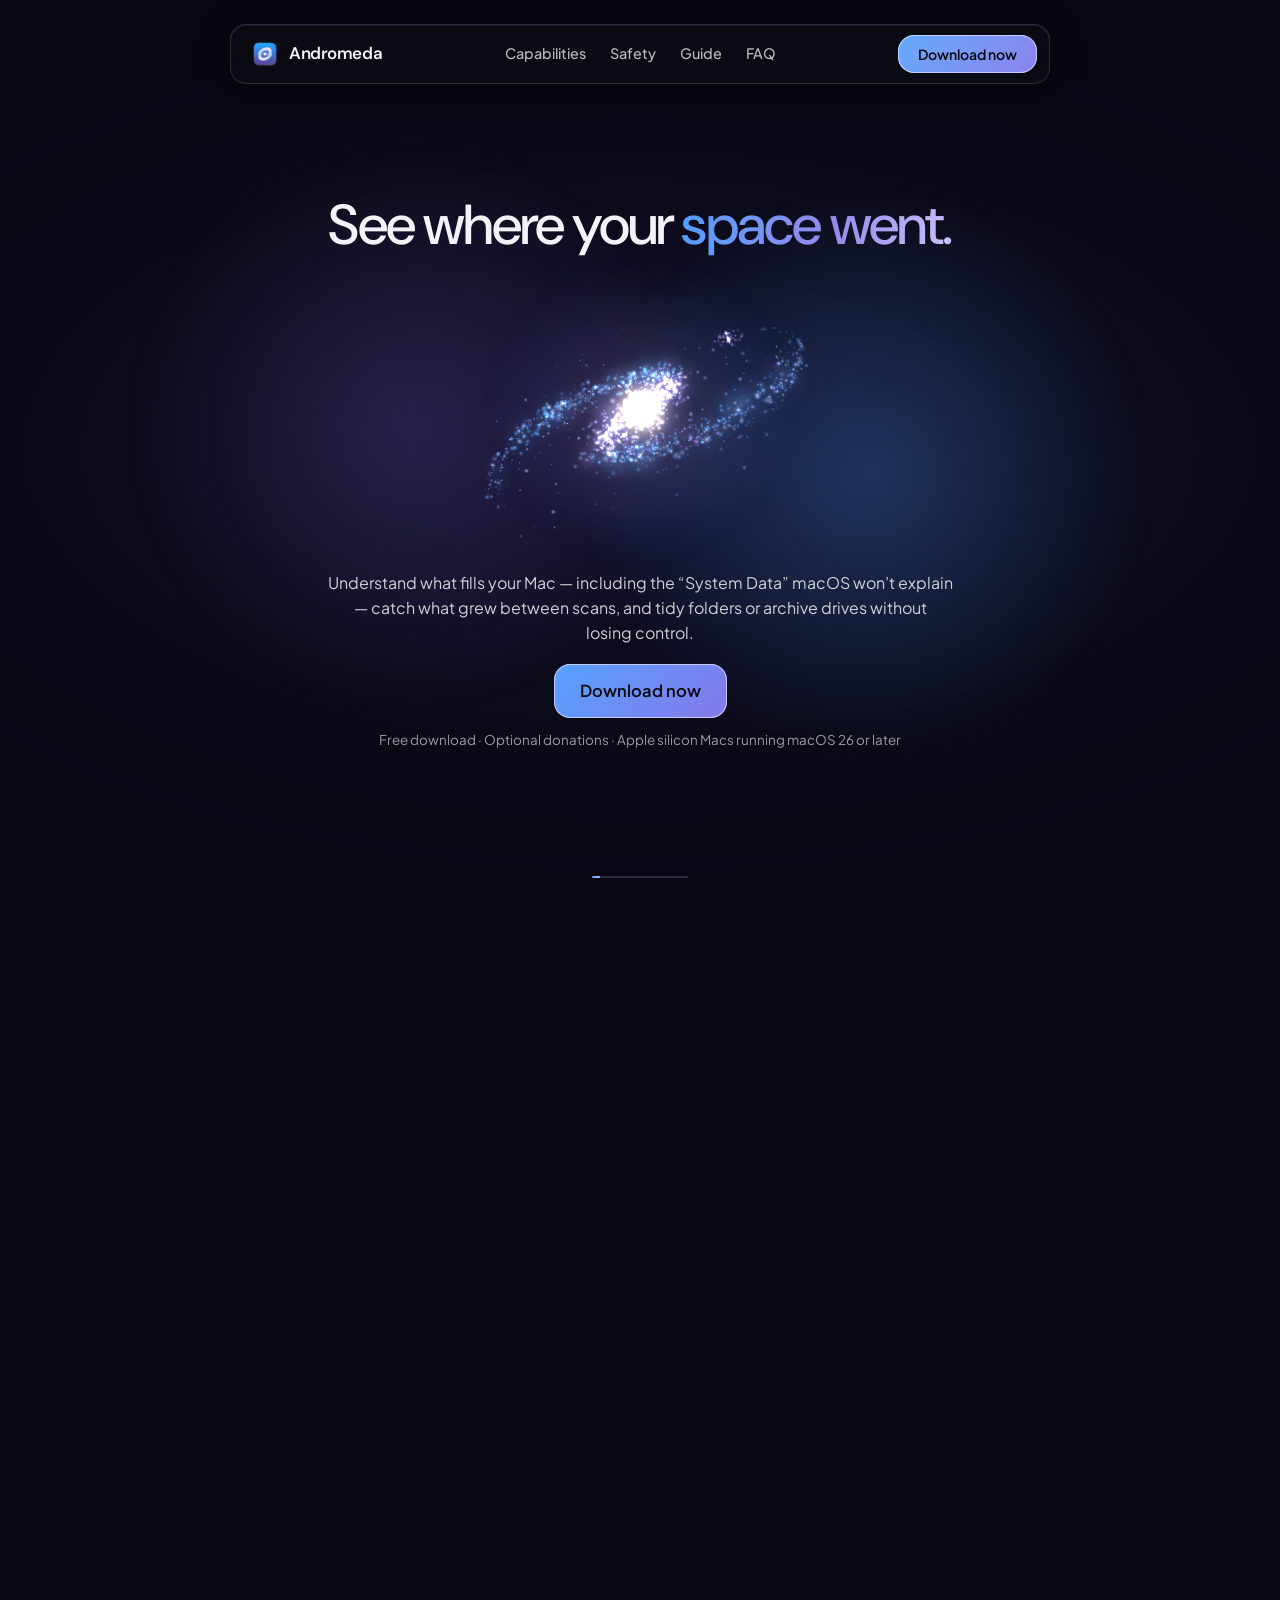
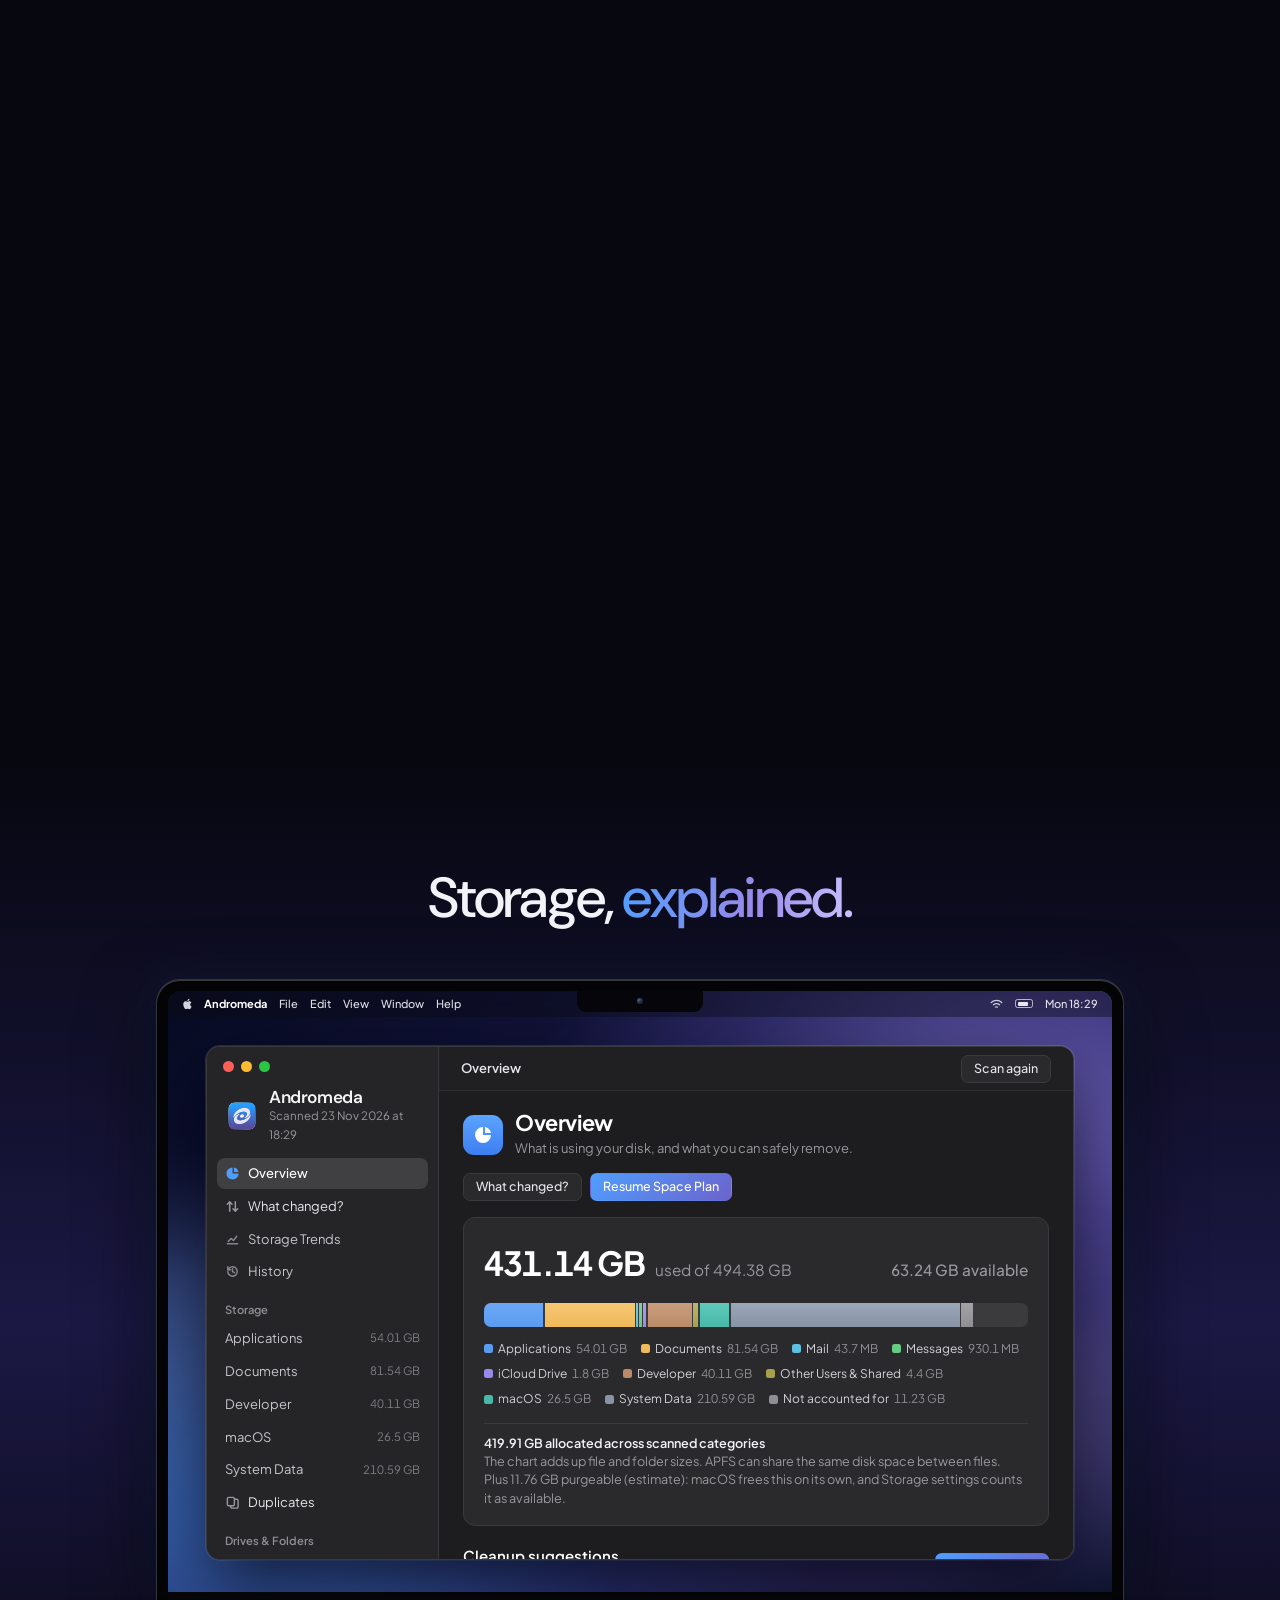
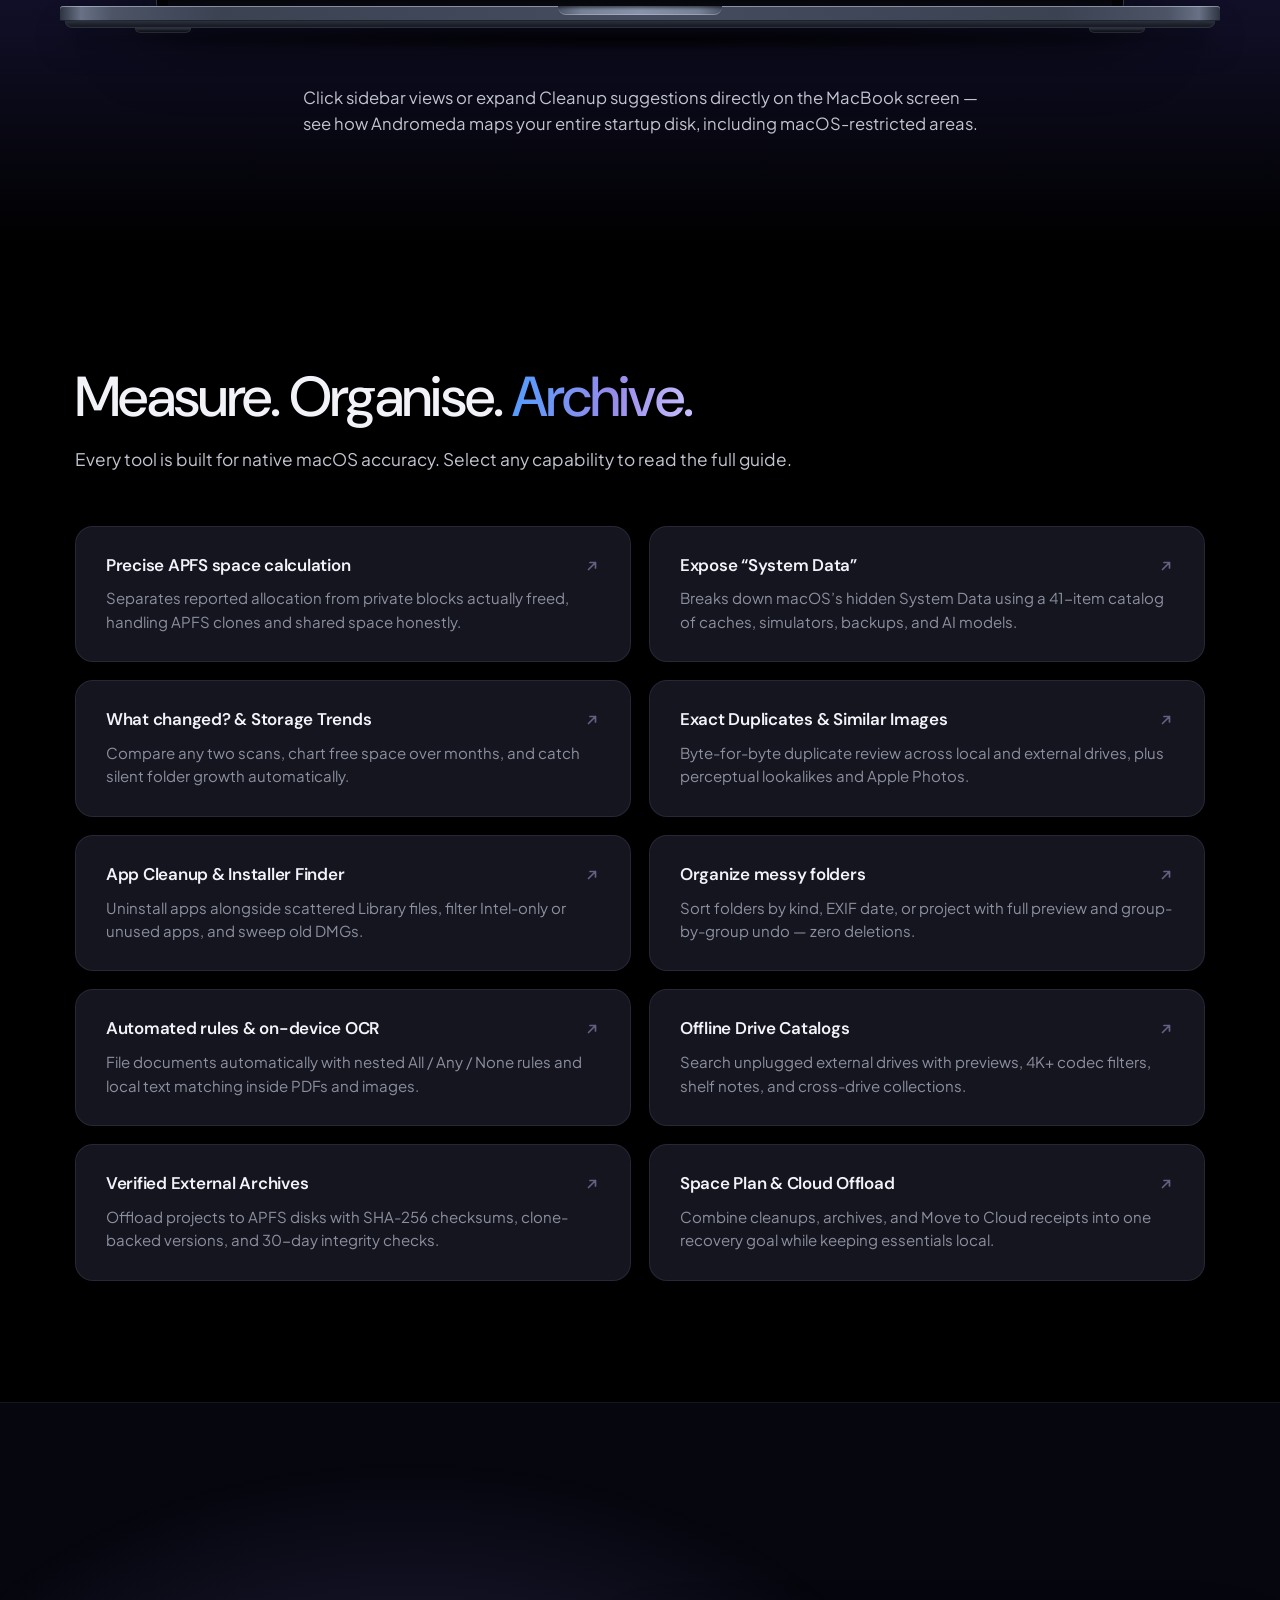
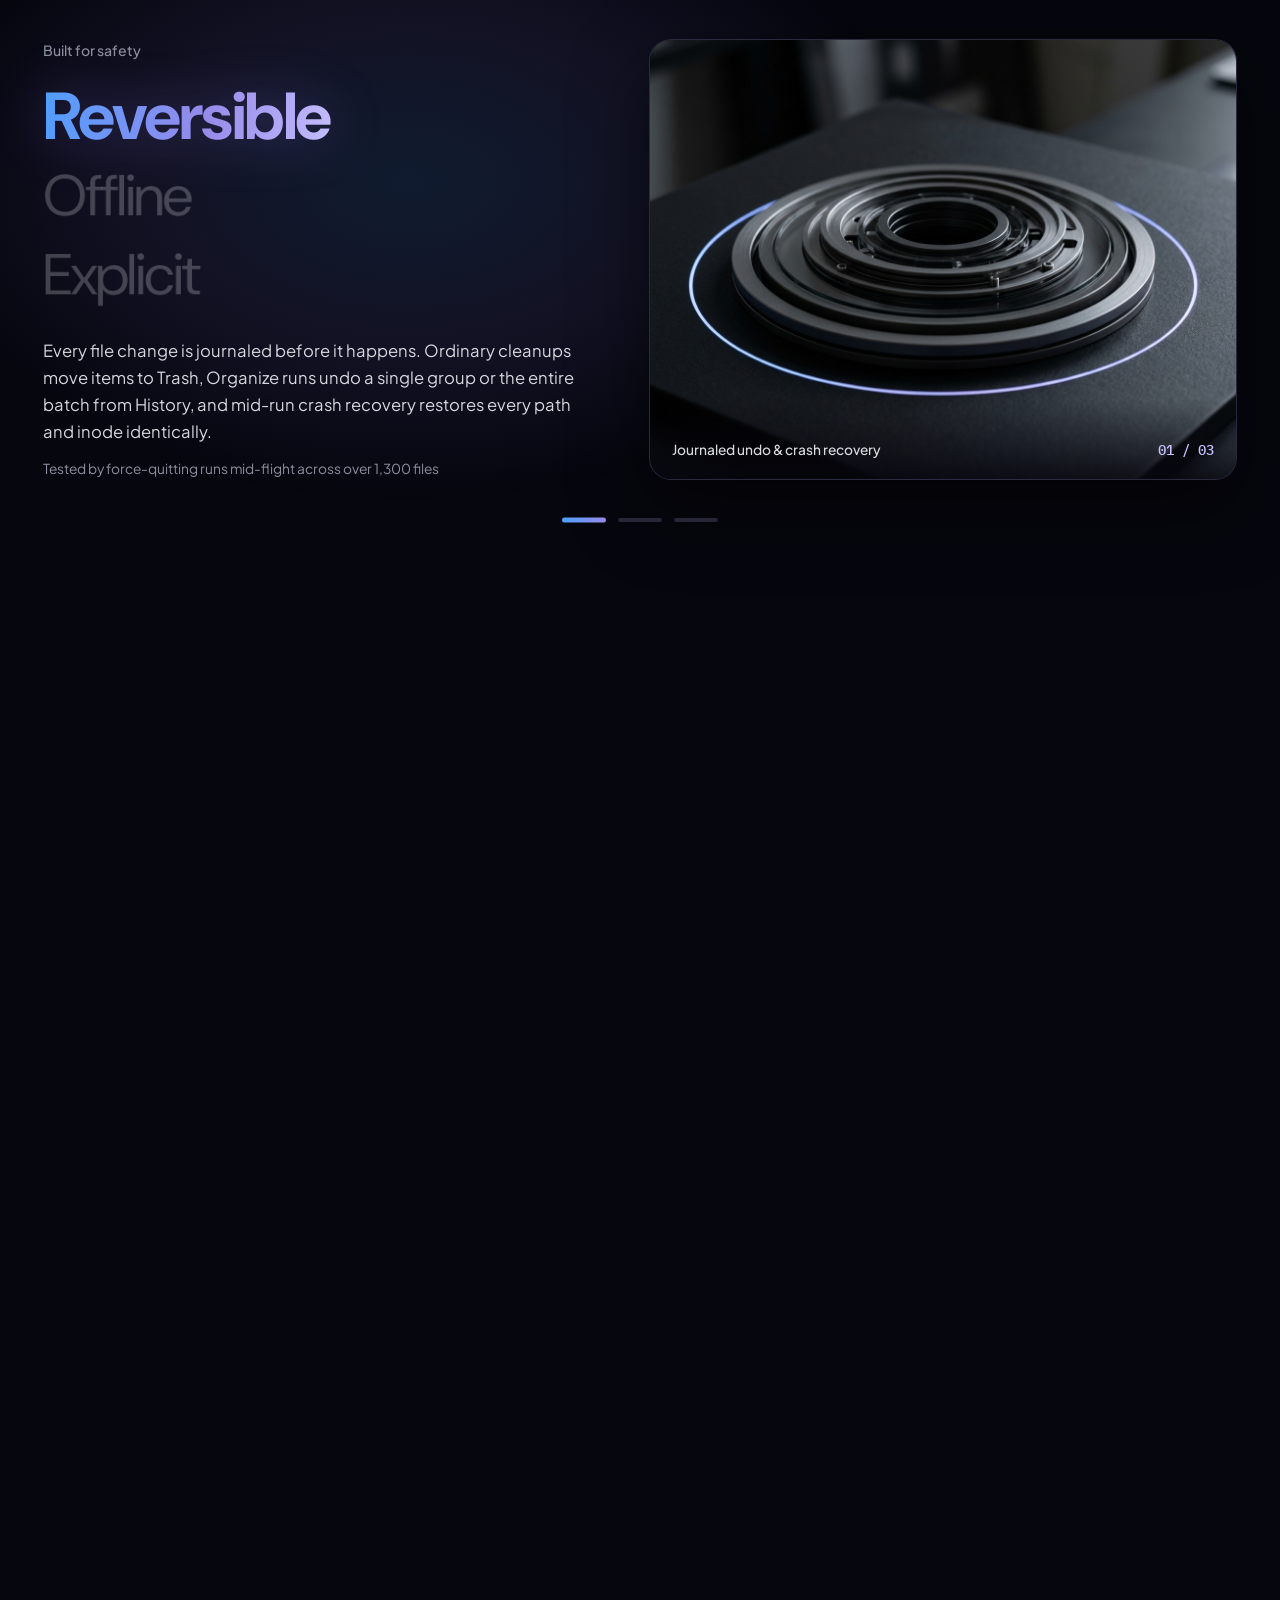
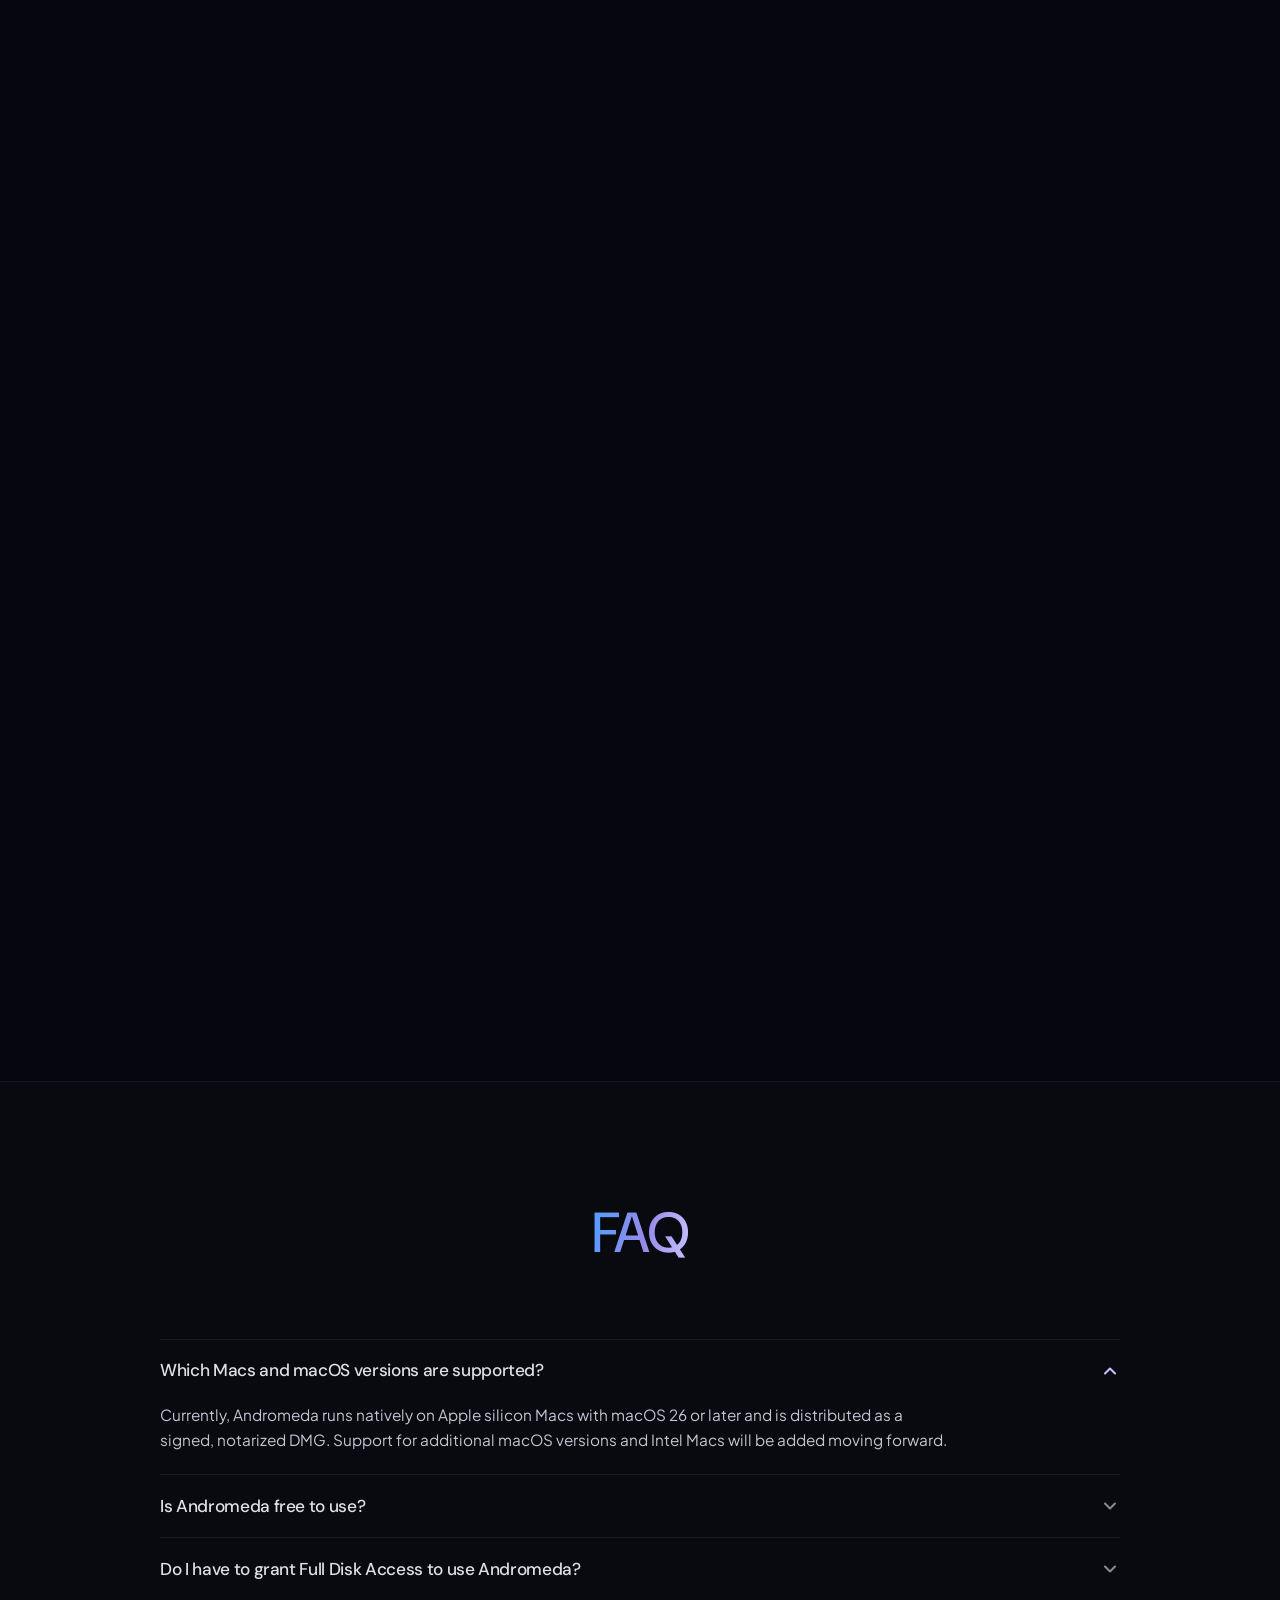
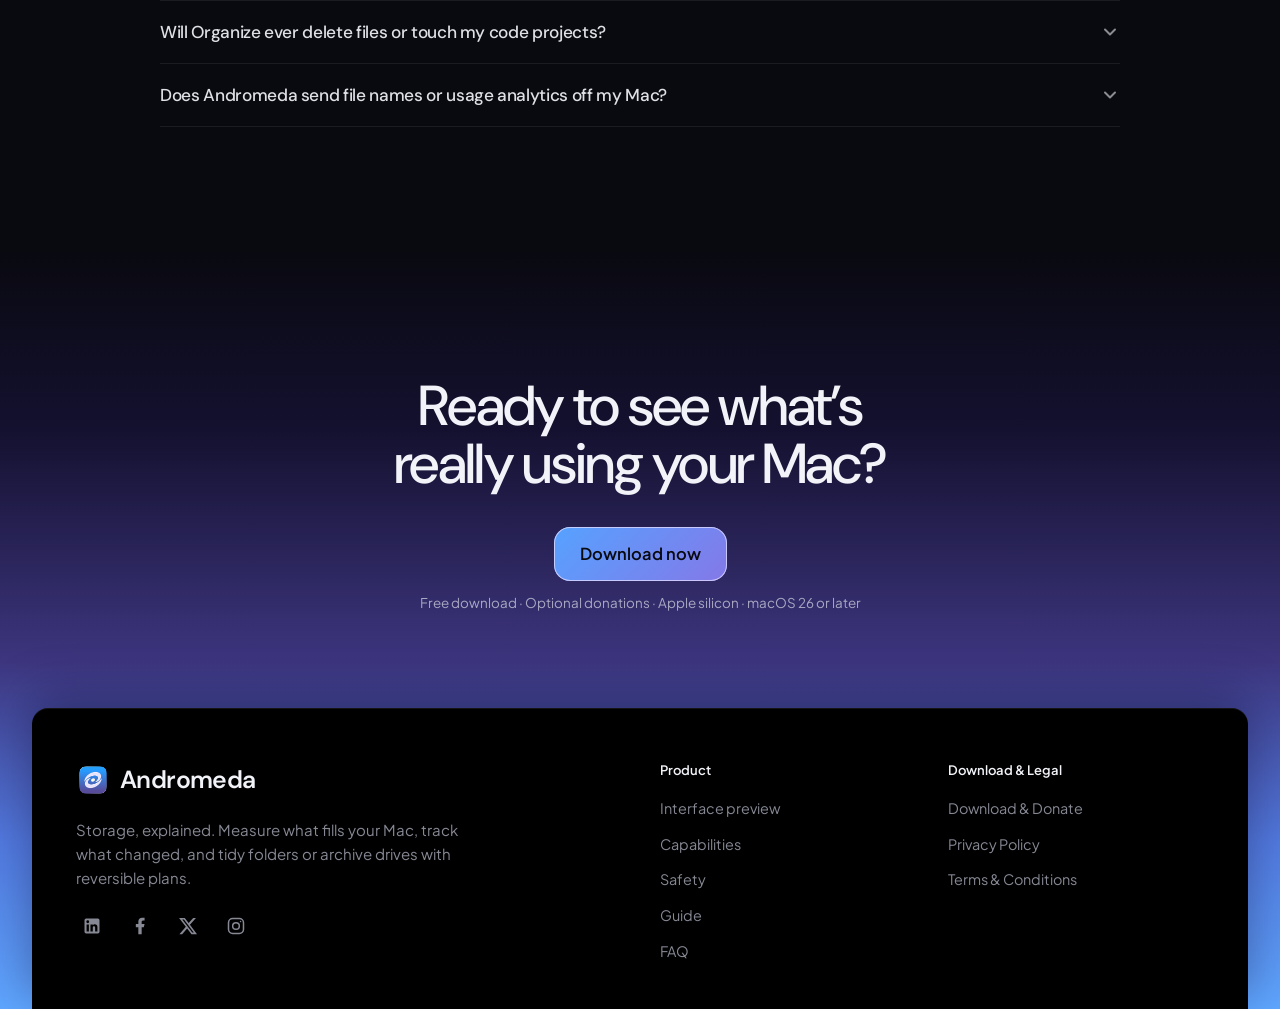
<file: docs/index.html>
<!doctype html>
<html lang="en">
<head>
  <meta charset="utf-8">
  <meta name="viewport" content="width=device-width, initial-scale=1">
  <meta name="description" content="See what uses space on your Mac, understand what changed, and tidy folders or archive drives with Andromeda.">
  <meta property="og:title" content="Andromeda — Understand your Mac’s storage">
  <meta property="og:description" content="See what uses space on your Mac, understand what changed, and tidy folders or archive drives with Andromeda.">
  <meta property="og:url" content="https://andromeda.yankothomson.com/">
  <meta name="theme-color" content="#090910">
  <title>Andromeda — Understand your Mac’s storage</title>
  <link rel="canonical" href="https://andromeda.yankothomson.com/">
  <link rel="icon" href="assets/icon.png" type="image/png">
  <link rel="preconnect" href="https://fonts.googleapis.com">
  <link rel="preconnect" href="https://fonts.gstatic.com" crossorigin>
  <link href="https://fonts.googleapis.com/css2?family=DM+Sans:opsz,wght@9..40,400;9..40,500;9..40,600;9..40,700&family=IBM+Plex+Mono:wght@400;500&family=Plus+Jakarta+Sans:wght@400;500;600;700&display=swap" rel="stylesheet">
  <link rel="stylesheet" href="styles.css">
</head>
<body>
  <div class="scroll-progress" id="scroll-progress" aria-hidden="true"></div>
  <a class="skip" href="#main">Skip to content</a>

  <div class="nav-wrap">
    <header class="floating-nav" id="floating-nav" aria-label="Site">
      <a class="brand" href="./">
        <img src="assets/icon.png" width="28" height="28" alt="">
        <span>Andromeda</span>
      </a>
      <nav class="nav-links" aria-label="Main">
        <a href="#capabilities">Capabilities</a>
        <a href="#safety">Safety</a>
        <a href="guide.html">Guide</a>
        <a href="#faq">FAQ</a>
      </nav>
      <div class="nav-end">
        <a class="btn-compact" href="download.html">Download now</a>
        <button class="nav-menu-btn" type="button" id="nav-menu-btn" aria-label="Toggle navigation menu" aria-expanded="false" aria-controls="mobile-nav-drawer">
          <svg class="nav-menu-icon-open" width="20" height="20" viewBox="0 0 20 20" fill="none" stroke="currentColor" stroke-width="1.8" stroke-linecap="round" aria-hidden="true"><path d="M3.5 6h13M3.5 10h13M3.5 14h13"/></svg>
          <svg class="nav-menu-icon-close" width="20" height="20" viewBox="0 0 20 20" fill="none" stroke="currentColor" stroke-width="1.8" stroke-linecap="round" aria-hidden="true"><path d="M5 5l10 10M15 5 5 15"/></svg>
        </button>
      </div>
    </header>
    <nav class="mobile-nav-drawer" id="mobile-nav-drawer" aria-label="Mobile navigation" hidden>
      <a href="#capabilities">Capabilities</a>
      <a href="#safety">Safety</a>
      <a href="guide.html">Guide</a>
      <a href="#faq">FAQ</a>
      <a class="mobile-nav-cta" href="download.html">Download now</a>
    </nav>
  </div>

  <main id="main">
    <!-- Chapter 1: Scroll-Pinned 3D Axis-Spinning Galaxy → Andromeda Core & Arms Logo Hero -->
    <section class="hero-scroll-track" id="hero-track" aria-labelledby="hero-title">
      <div class="hero-sticky">
        <div class="galaxy-nebula" id="galaxy-nebula" aria-hidden="true"></div>

        <!-- Above the galaxy: headline starts closer in and glides up as the galaxy tilts face-on -->
        <div class="hero-top" id="hero-top">
          <h1 class="hero-title" id="hero-title">See where your <span class="accent-spectrum">space went.</span></h1>
        </div>

        <!-- Centerpiece: 3D Andromeda galaxy spins on its own axis, tilts face-on, then morphs into core & spiral arms -->
        <div class="galaxy-centerpiece" aria-hidden="true">
          <div class="galaxy-morph-stage" id="galaxy-morph-stage">
            <div class="galaxy-core-halo" id="galaxy-core-halo"></div>
            <canvas class="galaxy-canvas-el" id="galaxy-canvas"></canvas>

            <!-- Exact Andromeda Logo Mark: Core & Spiral Arms ONLY (from AppIcon.icon/Assets) -->
            <svg class="galaxy-logo-mark" id="galaxy-logo-mark" viewBox="0 0 1024 1024" fill="none">
              <defs>
                <linearGradient id="logo-arm-a" x1="179" y1="236" x2="850" y2="619" gradientUnits="userSpaceOnUse">
                  <stop offset="0%" stop-color="#4F9EFF"/>
                  <stop offset="52%" stop-color="#968AEA"/>
                  <stop offset="100%" stop-color="#6B62B8"/>
                </linearGradient>
                <linearGradient id="logo-arm-b" x1="842" y1="786" x2="174" y2="408" gradientUnits="userSpaceOnUse">
                  <stop offset="0%" stop-color="#75B4FF"/>
                  <stop offset="52%" stop-color="#C9C2FF"/>
                  <stop offset="100%" stop-color="#554D96"/>
                </linearGradient>
                <radialGradient id="logo-core-glow" cx="50%" cy="50%" r="50%">
                  <stop offset="0%" stop-color="#FFF8E8" stop-opacity="1"/>
                  <stop offset="55%" stop-color="#FFEAD0" stop-opacity="0.88"/>
                  <stop offset="100%" stop-color="#968AEA" stop-opacity="0"/>
                </radialGradient>
              </defs>
              <g transform="rotate(-18 512 512)">
                <path fill="url(#logo-arm-a)" d="M179 480 C225 344 369 249 536 236 C711 222 842 307 850 414 C858 518 754 611 626 619 C600 621 577 618 557 612 C637 590 715 535 719 470 C724 405 650 361 550 356 C409 348 279 397 179 480Z"/>
                <path fill="url(#logo-arm-b)" d="M842 548 C793 690 641 774 485 786 C311 799 184 718 174 611 C164 508 259 420 379 408 C410 404 438 406 462 414 C382 434 310 486 304 550 C297 615 371 663 474 668 C615 676 741 627 842 548Z"/>
              </g>
              <ellipse cx="512" cy="512" rx="122" ry="92" fill="url(#logo-core-glow)" transform="rotate(-22 512 512)"/>
              <ellipse cx="512" cy="512" rx="79" ry="58" fill="#FFF2DC" transform="rotate(-22 512 512)"/>
            </svg>
          </div>
        </div>

        <!-- Below the galaxy: lede, CTA, and reassurance -->
        <div class="hero-bottom" id="hero-bottom">
          <p class="hero-lede">Understand what fills your Mac — including the “System Data” macOS won’t explain — catch what grew between scans, and tidy folders or archive drives without losing control.</p>
          <div class="hero-actions">
            <a class="btn-primary" href="download.html">Download now</a>
          </div>
          <p class="hero-reassurance">Free download · Optional donations · Apple silicon Macs running macOS 26 or later</p>
        </div>

        <div class="hero-scroll-cue" aria-hidden="true">
          <span class="hero-scroll-trackbar"><span class="hero-scroll-fill" id="hero-scroll-fill"></span></span>
        </div>
      </div>
    </section>

    <!-- Chapter 1B: Interactive Andromeda macOS Window inside Space Black MacBook Pro -->
    <section class="preview-stage" id="preview" aria-labelledby="preview-title">
      <div class="frame">
        <div class="section-header reveal">
          <h2 class="section-heading" id="preview-title">Storage, <span class="accent-spectrum">explained.</span></h2>
        </div>
      </div>

      <div class="frame-wide macbook-stage-wrap">
        <div class="macbook-stage reveal" id="hero-shell">
          <div class="macbook-lid">
            <div class="macbook-screen">
              <!-- Subtle Andromeda Blue-to-Purple macOS Wallpaper -->
              <div class="macbook-wallpaper" aria-hidden="true"></div>

              <!-- Authentic MacBook Pro Camera Notch & Translucent macOS Menu Bar -->
              <div class="macbook-menubar" aria-hidden="true">
                <div class="menubar-left">
                  <svg class="menubar-apple" viewBox="0 0 14 17" fill="currentColor" aria-hidden="true"><path d="M11.6 9.1c0-1.9 1.5-2.8 1.6-2.9-.9-1.3-2.2-1.4-2.7-1.5-1.1-.1-2.2.7-2.8.7-.6 0-1.5-.7-2.4-.7-1.2 0-2.4.7-3 1.8-1.3 2.3-.3 5.6.9 7.4.6.9 1.3 1.9 2.3 1.9.9 0 1.3-.6 2.4-.6s1.4.6 2.4.6c1 0 1.6-.9 2.2-1.8.7-1 1-2 1-2.1-.1 0-1.9-.7-1.9-2.8zM9.7 3.4c.5-.6.9-1.5.8-2.4-.8 0-1.7.5-2.2 1.1-.5.6-.9 1.5-.8 2.3.8.1 1.7-.4 2.2-1z"/></svg>
                  <span class="menubar-app">Andromeda</span>
                  <span>File</span>
                  <span>Edit</span>
                  <span>View</span>
                  <span>Window</span>
                  <span>Help</span>
                </div>
                <div class="macbook-notch">
                  <span class="macbook-camera"></span>
                </div>
                <div class="menubar-right">
                  <svg class="menubar-icon" viewBox="0 0 16 12" fill="none" stroke="currentColor" stroke-width="1.5" stroke-linecap="round"><path d="M1.5 4.2a9.6 9.6 0 0 1 13 0M4.2 7a6 6 0 0 1 7.6 0M6.8 9.8a2.2 2.2 0 0 1 2.4 0"/></svg>
                  <span class="menubar-battery"><span></span></span>
                  <span>Mon 18:29</span>
                </div>
              </div>

              <div class="macbook-desktop">
                <div class="macos-window" role="region" aria-label="Interactive preview of Andromeda’s macOS interface">
            <!-- Authentic SidebarView.swift structure -->
            <aside class="macos-sidebar" aria-label="App navigation">
              <div class="macos-traffic" aria-hidden="true">
                <div class="traffic-lights">
                  <span class="traffic-light tl-red"></span>
                  <span class="traffic-light tl-yellow"></span>
                  <span class="traffic-light tl-green"></span>
                </div>
              </div>

              <div class="sidebar-masthead">
                <img src="assets/icon.png" width="34" height="34" alt="">
                <div>
                  <div class="sidebar-wordmark">Andromeda</div>
                  <div class="sidebar-scanned">Scanned 23 Nov 2026 at 18:29</div>
                </div>
              </div>

              <div class="sidebar-groups" role="tablist" aria-label="Andromeda screens">
                <div class="sidebar-group">
                  <button class="sidebar-btn" type="button" role="tab" id="nav-overview" aria-selected="true" aria-controls="view-overview" data-crumb="Overview">
                    <span class="sidebar-btn-left">
                      <svg class="sidebar-glyph" viewBox="0 0 16 16" fill="currentColor" aria-hidden="true"><path d="M8 1.5a6.5 6.5 0 1 0 6.5 6.5H8V1.5zm1.5 0V6.5h5A6.52 6.52 0 0 0 9.5 1.5z"/></svg>
                      <span>Overview</span>
                    </span>
                  </button>
                  <button class="sidebar-btn" type="button" role="tab" id="nav-changed" aria-selected="false" aria-controls="view-changed" data-crumb="What changed?">
                    <span class="sidebar-btn-left">
                      <svg class="sidebar-glyph" viewBox="0 0 16 16" fill="none" stroke="currentColor" stroke-width="1.6" stroke-linecap="round" stroke-linejoin="round" aria-hidden="true"><path d="M5 13V3m0 0L2.5 5.5M5 3l2.5 2.5M11 3v10m0 0-2.5-2.5M11 13l2.5-2.5"/></svg>
                      <span>What changed?</span>
                    </span>
                  </button>
                  <div class="sidebar-btn is-static" aria-hidden="true">
                    <span class="sidebar-btn-left">
                      <svg class="sidebar-glyph" viewBox="0 0 16 16" fill="none" stroke="currentColor" stroke-width="1.6" stroke-linecap="round" stroke-linejoin="round"><path d="M2.5 12.5h11M3.5 10 6.5 7l2.5 2 3.5-4.5"/></svg>
                      <span>Storage Trends</span>
                    </span>
                  </div>
                  <div class="sidebar-btn is-static" aria-hidden="true">
                    <span class="sidebar-btn-left">
                      <svg class="sidebar-glyph" viewBox="0 0 16 16" fill="none" stroke="currentColor" stroke-width="1.6" stroke-linecap="round" stroke-linejoin="round"><path d="M3 8a5 5 0 1 0 1.4-3.5L3 6"/><path d="M3 3v3h3M8 5.2V8l2 1.2"/></svg>
                      <span>History</span>
                    </span>
                  </div>
                </div>

                <div class="sidebar-group">
                  <div class="sidebar-group-title">Storage</div>
                  <div class="sidebar-btn is-static" aria-hidden="true">
                    <span class="sidebar-btn-left"><span>Applications</span></span>
                    <span class="sidebar-size">54.01 GB</span>
                  </div>
                  <div class="sidebar-btn is-static" aria-hidden="true">
                    <span class="sidebar-btn-left"><span>Documents</span></span>
                    <span class="sidebar-size">81.54 GB</span>
                  </div>
                  <div class="sidebar-btn is-static" aria-hidden="true">
                    <span class="sidebar-btn-left"><span>Developer</span></span>
                    <span class="sidebar-size">40.11 GB</span>
                  </div>
                  <div class="sidebar-btn is-static" aria-hidden="true">
                    <span class="sidebar-btn-left"><span>macOS</span></span>
                    <span class="sidebar-size">26.5 GB</span>
                  </div>
                  <div class="sidebar-btn is-static" aria-hidden="true">
                    <span class="sidebar-btn-left"><span>System Data</span></span>
                    <span class="sidebar-size">210.59 GB</span>
                  </div>
                  <button class="sidebar-btn" type="button" role="tab" id="nav-duplicates" aria-selected="false" aria-controls="view-duplicates" data-crumb="Duplicates">
                    <span class="sidebar-btn-left">
                      <svg class="sidebar-glyph" viewBox="0 0 16 16" fill="none" stroke="currentColor" stroke-width="1.5" stroke-linejoin="round" aria-hidden="true"><rect x="2.5" y="2.5" width="7.5" height="9" rx="1.5"/><path d="M6 11.5v1a1.5 1.5 0 0 0 1.5 1.5h5a1.5 1.5 0 0 0 1.5-1.5V6A1.5 1.5 0 0 0 12.5 4.5H10"/></svg>
                      <span>Duplicates</span>
                    </span>
                  </button>
                </div>

                <div class="sidebar-group">
                  <div class="sidebar-group-title">Drives &amp; Folders</div>
                  <button class="sidebar-btn" type="button" role="tab" id="nav-catalogs" aria-selected="false" aria-controls="view-catalogs" data-crumb="Drive Catalogs">
                    <span class="sidebar-btn-left">
                      <svg class="sidebar-glyph" viewBox="0 0 16 16" fill="none" stroke="currentColor" stroke-width="1.5" stroke-linejoin="round" aria-hidden="true"><rect x="2" y="4.5" width="12" height="7" rx="2"/><circle cx="11.5" cy="8" r="0.8" fill="currentColor"/></svg>
                      <span>Drive Catalogs</span>
                    </span>
                  </button>
                  <button class="sidebar-btn" type="button" role="tab" id="nav-organize" aria-selected="false" aria-controls="view-organize" data-crumb="Organize a folder">
                    <span class="sidebar-btn-left">
                      <svg class="sidebar-glyph" viewBox="0 0 16 16" fill="none" stroke="currentColor" stroke-width="1.5" stroke-linejoin="round" aria-hidden="true"><path d="M2 4.5A1.5 1.5 0 0 1 3.5 3h3l1.4 1.5h4.6A1.5 1.5 0 0 1 14 6v5.5a1.5 1.5 0 0 1-1.5 1.5h-9A1.5 1.5 0 0 1 2 11.5v-7z"/></svg>
                      <span>Organize a folder</span>
                    </span>
                  </button>
                </div>
              </div>
            </aside>

            <!-- Authentic macOS PageColumn area -->
            <div class="macos-main">
              <div class="macos-toolbar">
                <span class="toolbar-crumb" id="toolbar-crumb">Overview</span>
                <button class="toolbar-pill-btn" type="button" id="toolbar-rescan">Scan again</button>
              </div>

              <!-- View 1: OverviewView.swift + SpaceBarView.swift -->
              <div class="macos-page is-active" role="tabpanel" id="view-overview" aria-labelledby="nav-overview">
                <div class="app-page-header">
                  <div class="app-header-left">
                    <span class="symbol-tile" aria-hidden="true">
                      <svg viewBox="0 0 20 20" fill="currentColor"><path d="M10 2a8 8 0 1 0 8 8h-8V2zm2 0v6h6a8.02 8.02 0 0 0-6-6z"/></svg>
                    </span>
                    <div>
                      <div class="app-page-title">Overview</div>
                      <div class="app-page-subtitle">What is using your disk, and what you can safely remove.</div>
                    </div>
                  </div>
                  <div class="app-header-actions">
                    <button class="toolbar-pill-btn" type="button" data-jump-tab="nav-changed">What changed?</button>
                    <button class="toolbar-pill-btn is-prominent" type="button" data-jump-tab="nav-organize">Resume Space Plan</button>
                  </div>
                </div>

                <div class="app-card">
                  <div class="gauge-head">
                    <div>
                      <span class="gauge-used">431.14 GB</span>
                      <span class="gauge-cap">used of 494.38 GB</span>
                    </div>
                    <span class="gauge-avail">63.24 GB available</span>
                  </div>

                  <div class="space-bar-track" id="space-bar-track" aria-label="Disk usage breakdown by macOS category">
                    <span class="space-bar-seg sb-apps" title="Applications: 54.01 GB"></span>
                    <span class="space-bar-seg sb-docs" title="Documents: 81.54 GB"></span>
                    <span class="space-bar-seg sb-mail" title="Mail: 43.7 MB"></span>
                    <span class="space-bar-seg sb-messages" title="Messages: 930.1 MB"></span>
                    <span class="space-bar-seg sb-icloud" title="iCloud Drive: 1.8 GB"></span>
                    <span class="space-bar-seg sb-dev" title="Developer: 40.11 GB"></span>
                    <span class="space-bar-seg sb-other" title="Other Users &amp; Shared: 4.4 GB"></span>
                    <span class="space-bar-seg sb-macos" title="macOS: 26.5 GB"></span>
                    <span class="space-bar-seg sb-sys" title="System Data: 210.59 GB"></span>
                    <span class="space-bar-seg sb-gap" title="Not accounted for: 11.23 GB"></span>
                  </div>

                  <div class="space-legend">
                    <span class="space-legend-item"><span class="swatch swatch-apps"></span>Applications <em>54.01 GB</em></span>
                    <span class="space-legend-item"><span class="swatch swatch-docs"></span>Documents <em>81.54 GB</em></span>
                    <span class="space-legend-item"><span class="swatch swatch-mail"></span>Mail <em>43.7 MB</em></span>
                    <span class="space-legend-item"><span class="swatch swatch-messages"></span>Messages <em>930.1 MB</em></span>
                    <span class="space-legend-item"><span class="swatch swatch-icloud"></span>iCloud Drive <em>1.8 GB</em></span>
                    <span class="space-legend-item"><span class="swatch swatch-dev"></span>Developer <em>40.11 GB</em></span>
                    <span class="space-legend-item"><span class="swatch swatch-other"></span>Other Users &amp; Shared <em>4.4 GB</em></span>
                    <span class="space-legend-item"><span class="swatch swatch-macos"></span>macOS <em>26.5 GB</em></span>
                    <span class="space-legend-item"><span class="swatch swatch-sys"></span>System Data <em>210.59 GB</em></span>
                    <span class="space-legend-item"><span class="swatch swatch-gap"></span>Not accounted for <em>11.23 GB</em></span>
                  </div>

                  <div class="app-card-divider"></div>
                  <div class="gauge-footnote">
                    <strong>419.91 GB allocated across scanned categories</strong><br>
                    The chart adds up file and folder sizes. APFS can share the same disk space between files.<br>
                    Plus 11.76 GB purgeable (estimate): macOS frees this on its own, and Storage settings counts it as available.
                  </div>
                </div>

                <div class="suggestions-bar">
                  <div>
                    <h3>Cleanup suggestions</h3>
                    <p>Expand a folder type to see what uses space and how to review it.</p>
                  </div>
                  <button class="toolbar-pill-btn is-prominent" type="button" id="review-count-btn">Review 7 items</button>
                </div>

                <!-- Safe to remove -->
                <div class="suggestion-section-label">
                  <svg class="suggestion-badge-icon is-safe" viewBox="0 0 16 16" fill="none" stroke="currentColor" stroke-width="1.6" stroke-linecap="round" stroke-linejoin="round" aria-hidden="true"><path d="M8 1.8 13 3.7v4c0 3.1-2.1 5.6-5 6.5-2.9-.9-5-3.4-5-6.5v-4L8 1.8z"/><path d="M5.6 8.1 7.2 9.7 10.6 6.3"/></svg>
                  <span>Safe to remove</span>
                </div>

                <div class="inset-group">
                  <div class="suggestion-group-item" data-group="build">
                    <button class="suggestion-toggle" type="button" aria-expanded="false" aria-controls="sg-build">
                      <span class="suggestion-toggle-left">
                        <svg class="suggestion-chevron" viewBox="0 0 12 12" fill="none" stroke="currentColor" stroke-width="1.6" stroke-linecap="round" stroke-linejoin="round" aria-hidden="true"><path d="M4.5 2.5 8 6l-3.5 3.5"/></svg>
                        <svg class="suggestion-glyph" viewBox="0 0 16 16" fill="none" stroke="currentColor" stroke-width="1.4" stroke-linecap="round" stroke-linejoin="round" aria-hidden="true"><path d="m9.5 3.5 3 3-6.5 6.5-3-3L9.5 3.5z"/><path d="M11 2l3 3"/></svg>
                        <span class="suggestion-name">Project build folders</span>
                      </span>
                      <span class="suggestion-toggle-right">
                        <span class="suggestion-selected" data-group-count="build">1 selected</span>
                        <span class="suggestion-size">uses 2.15 GB</span>
                      </span>
                    </button>
                    <div class="suggestion-panel" id="sg-build" hidden>
                      <label class="suggestion-child">
                        <span class="suggestion-child-left">
                          <input class="app-checkbox suggestion-check" type="checkbox" data-group="build" checked>
                          <span>
                            <span class="suggestion-child-title">Xcode DerivedData &amp; SwiftPM build outputs</span>
                            <span class="suggestion-child-desc">Recreated automatically on your next build. Moves to Trash.</span>
                          </span>
                        </span>
                        <span class="suggestion-child-size">2.15 GB</span>
                      </label>
                    </div>
                  </div>

                  <div class="suggestion-group-item" data-group="pkg">
                    <button class="suggestion-toggle" type="button" aria-expanded="false" aria-controls="sg-pkg">
                      <span class="suggestion-toggle-left">
                        <svg class="suggestion-chevron" viewBox="0 0 12 12" fill="none" stroke="currentColor" stroke-width="1.6" stroke-linecap="round" stroke-linejoin="round" aria-hidden="true"><path d="M4.5 2.5 8 6l-3.5 3.5"/></svg>
                        <svg class="suggestion-glyph" viewBox="0 0 16 16" fill="none" stroke="currentColor" stroke-width="1.4" stroke-linecap="round" stroke-linejoin="round" aria-hidden="true"><path d="M8 2 13.5 5v6L8 14 2.5 11V5L8 2z"/><path d="M2.5 5 8 8l5.5-3M8 8v6"/></svg>
                        <span class="suggestion-name">Package manager caches</span>
                      </span>
                      <span class="suggestion-toggle-right">
                        <span class="suggestion-selected" data-group-count="pkg">2 selected</span>
                        <span class="suggestion-size">uses 2.01 GB</span>
                      </span>
                    </button>
                    <div class="suggestion-panel" id="sg-pkg" hidden>
                      <label class="suggestion-child">
                        <span class="suggestion-child-left">
                          <input class="app-checkbox suggestion-check" type="checkbox" data-group="pkg" checked>
                          <span>
                            <span class="suggestion-child-title">Homebrew download cache</span>
                            <span class="suggestion-child-desc">Cached bottles already installed on this Mac.</span>
                          </span>
                        </span>
                        <span class="suggestion-child-size">1.24 GB</span>
                      </label>
                      <label class="suggestion-child">
                        <span class="suggestion-child-left">
                          <input class="app-checkbox suggestion-check" type="checkbox" data-group="pkg" checked>
                          <span>
                            <span class="suggestion-child-title">npm &amp; pip package caches</span>
                            <span class="suggestion-child-desc">Re-downloaded automatically if needed later.</span>
                          </span>
                        </span>
                        <span class="suggestion-child-size">770 MB</span>
                      </label>
                    </div>
                  </div>

                  <div class="suggestion-group-item" data-group="logs">
                    <button class="suggestion-toggle" type="button" aria-expanded="false" aria-controls="sg-logs">
                      <span class="suggestion-toggle-left">
                        <svg class="suggestion-chevron" viewBox="0 0 12 12" fill="none" stroke="currentColor" stroke-width="1.6" stroke-linecap="round" stroke-linejoin="round" aria-hidden="true"><path d="M4.5 2.5 8 6l-3.5 3.5"/></svg>
                        <svg class="suggestion-glyph" viewBox="0 0 16 16" fill="none" stroke="currentColor" stroke-width="1.4" stroke-linecap="round" stroke-linejoin="round" aria-hidden="true"><path d="M4 2.5h5.5L12.5 5.5v8H4v-11z"/><path d="M6 8h4M6 10.5h3"/></svg>
                        <span class="suggestion-name">Logs and diagnostic reports</span>
                      </span>
                      <span class="suggestion-toggle-right">
                        <span class="suggestion-selected" data-group-count="logs">2 selected</span>
                        <span class="suggestion-size">uses 1.9 GB</span>
                      </span>
                    </button>
                    <div class="suggestion-panel" id="sg-logs" hidden>
                      <label class="suggestion-child">
                        <span class="suggestion-child-left">
                          <input class="app-checkbox suggestion-check" type="checkbox" data-group="logs" checked>
                          <span>
                            <span class="suggestion-child-title">User application logs</span>
                            <span class="suggestion-child-desc">Historical app log files in ~/Library/Logs.</span>
                          </span>
                        </span>
                        <span class="suggestion-child-size">1.32 GB</span>
                      </label>
                      <label class="suggestion-child">
                        <span class="suggestion-child-left">
                          <input class="app-checkbox suggestion-check" type="checkbox" data-group="logs" checked>
                          <span>
                            <span class="suggestion-child-title">Crash &amp; diagnostic reports</span>
                            <span class="suggestion-child-desc">Archived crash logs no longer needed for troubleshooting.</span>
                          </span>
                        </span>
                        <span class="suggestion-child-size">580 MB</span>
                      </label>
                    </div>
                  </div>

                  <div class="suggestion-group-item" data-group="safe-caches">
                    <button class="suggestion-toggle" type="button" aria-expanded="false" aria-controls="sg-safe-caches">
                      <span class="suggestion-toggle-left">
                        <svg class="suggestion-chevron" viewBox="0 0 12 12" fill="none" stroke="currentColor" stroke-width="1.6" stroke-linecap="round" stroke-linejoin="round" aria-hidden="true"><path d="M4.5 2.5 8 6l-3.5 3.5"/></svg>
                        <svg class="suggestion-glyph" viewBox="0 0 16 16" fill="none" stroke="currentColor" stroke-width="1.4" stroke-linecap="round" stroke-linejoin="round" aria-hidden="true"><rect x="2.5" y="4" width="11" height="8" rx="1.8"/><path d="M2.5 9h11"/></svg>
                        <span class="suggestion-name">App caches</span>
                      </span>
                      <span class="suggestion-toggle-right">
                        <span class="suggestion-selected" data-group-count="safe-caches">1 selected</span>
                        <span class="suggestion-size">uses 43.9 MB</span>
                      </span>
                    </button>
                    <div class="suggestion-panel" id="sg-safe-caches" hidden>
                      <label class="suggestion-child">
                        <span class="suggestion-child-left">
                          <input class="app-checkbox suggestion-check" type="checkbox" data-group="safe-caches" checked>
                          <span>
                            <span class="suggestion-child-title">Browser update &amp; code-sign clones</span>
                            <span class="suggestion-child-desc">Stale staging copies left after browser updates.</span>
                          </span>
                        </span>
                        <span class="suggestion-child-size">43.9 MB</span>
                      </label>
                    </div>
                  </div>

                  <div class="suggestion-group-item" data-group="xcode-caches">
                    <button class="suggestion-toggle" type="button" aria-expanded="false" aria-controls="sg-xcode-caches">
                      <span class="suggestion-toggle-left">
                        <svg class="suggestion-chevron" viewBox="0 0 12 12" fill="none" stroke="currentColor" stroke-width="1.6" stroke-linecap="round" stroke-linejoin="round" aria-hidden="true"><path d="M4.5 2.5 8 6l-3.5 3.5"/></svg>
                        <svg class="suggestion-glyph" viewBox="0 0 16 16" fill="none" stroke="currentColor" stroke-width="1.4" stroke-linecap="round" stroke-linejoin="round" aria-hidden="true"><rect x="2.5" y="4" width="11" height="8" rx="1.8"/><path d="M6 8h4"/></svg>
                        <span class="suggestion-name">Xcode caches</span>
                      </span>
                      <span class="suggestion-toggle-right">
                        <span class="suggestion-selected" data-group-count="xcode-caches">1 selected</span>
                        <span class="suggestion-size">uses 4.1 MB</span>
                      </span>
                    </button>
                    <div class="suggestion-panel" id="sg-xcode-caches" hidden>
                      <label class="suggestion-child">
                        <span class="suggestion-child-left">
                          <input class="app-checkbox suggestion-check" type="checkbox" data-group="xcode-caches" checked>
                          <span>
                            <span class="suggestion-child-title">Xcode documentation &amp; preview caches</span>
                            <span class="suggestion-child-desc">Rebuilt automatically the next time Xcode opens.</span>
                          </span>
                        </span>
                        <span class="suggestion-child-size">4.1 MB</span>
                      </label>
                    </div>
                  </div>
                </div>

                <!-- Review first -->
                <div class="suggestion-section-label">
                  <svg class="suggestion-badge-icon is-review" viewBox="0 0 16 16" fill="none" stroke="currentColor" stroke-width="1.6" stroke-linecap="round" stroke-linejoin="round" aria-hidden="true"><path d="M8 2.2 14 13H2L8 2.2z"/><path d="M8 6.4v3M8 11.3h.01"/></svg>
                  <span>Review first</span>
                </div>

                <div class="inset-group">
                  <div class="suggestion-group-item" data-group="simulators">
                    <button class="suggestion-toggle" type="button" aria-expanded="false" aria-controls="sg-simulators">
                      <span class="suggestion-toggle-left">
                        <svg class="suggestion-chevron" viewBox="0 0 12 12" fill="none" stroke="currentColor" stroke-width="1.6" stroke-linecap="round" stroke-linejoin="round" aria-hidden="true"><path d="M4.5 2.5 8 6l-3.5 3.5"/></svg>
                        <svg class="suggestion-glyph" viewBox="0 0 16 16" fill="none" stroke="currentColor" stroke-width="1.4" stroke-linecap="round" stroke-linejoin="round" aria-hidden="true"><rect x="4.5" y="2" width="7" height="12" rx="1.4"/><path d="M7 11.8h2"/></svg>
                        <span class="suggestion-name">iOS and other Apple simulators</span>
                      </span>
                      <span class="suggestion-toggle-right">
                        <span class="suggestion-selected" data-group-count="simulators"></span>
                        <span class="suggestion-size">uses 67.46 GB</span>
                      </span>
                    </button>
                    <div class="suggestion-panel" id="sg-simulators" hidden>
                      <label class="suggestion-child">
                        <span class="suggestion-child-left">
                          <input class="app-checkbox suggestion-check" type="checkbox" data-group="simulators">
                          <span>
                            <span class="suggestion-child-title">Installed iOS &amp; watchOS simulator runtimes</span>
                            <span class="suggestion-child-desc">Remove old runtimes via xcrun simctl if you no longer target them.</span>
                          </span>
                        </span>
                        <span class="suggestion-child-size">67.46 GB</span>
                      </label>
                    </div>
                  </div>

                  <div class="suggestion-group-item" data-group="review-caches">
                    <button class="suggestion-toggle" type="button" aria-expanded="false" aria-controls="sg-review-caches">
                      <span class="suggestion-toggle-left">
                        <svg class="suggestion-chevron" viewBox="0 0 12 12" fill="none" stroke="currentColor" stroke-width="1.6" stroke-linecap="round" stroke-linejoin="round" aria-hidden="true"><path d="M4.5 2.5 8 6l-3.5 3.5"/></svg>
                        <svg class="suggestion-glyph" viewBox="0 0 16 16" fill="none" stroke="currentColor" stroke-width="1.4" stroke-linecap="round" stroke-linejoin="round" aria-hidden="true"><rect x="2.5" y="4" width="11" height="8" rx="1.8"/><path d="M2.5 9h11"/></svg>
                        <span class="suggestion-name">App caches</span>
                      </span>
                      <span class="suggestion-toggle-right">
                        <span class="suggestion-selected" data-group-count="review-caches"></span>
                        <span class="suggestion-size">uses 9.61 GB</span>
                      </span>
                    </button>
                    <div class="suggestion-panel" id="sg-review-caches" hidden>
                      <label class="suggestion-child">
                        <span class="suggestion-child-left">
                          <input class="app-checkbox suggestion-check" type="checkbox" data-group="review-caches">
                          <span>
                            <span class="suggestion-child-title">Large media &amp; offline app caches</span>
                            <span class="suggestion-child-desc">Apps rebuild these on next launch, though offline playlists re-download.</span>
                          </span>
                        </span>
                        <span class="suggestion-child-size">9.61 GB</span>
                      </label>
                    </div>
                  </div>

                  <div class="suggestion-group-item" data-group="temp">
                    <button class="suggestion-toggle" type="button" aria-expanded="false" aria-controls="sg-temp">
                      <span class="suggestion-toggle-left">
                        <svg class="suggestion-chevron" viewBox="0 0 12 12" fill="none" stroke="currentColor" stroke-width="1.6" stroke-linecap="round" stroke-linejoin="round" aria-hidden="true"><path d="M4.5 2.5 8 6l-3.5 3.5"/></svg>
                        <svg class="suggestion-glyph" viewBox="0 0 16 16" fill="none" stroke="currentColor" stroke-width="1.4" stroke-linecap="round" stroke-linejoin="round" aria-hidden="true"><circle cx="8" cy="8" r="5.5"/><path d="M8 5v3l2 1.2"/></svg>
                        <span class="suggestion-name">Temporary files and caches</span>
                      </span>
                      <span class="suggestion-toggle-right">
                        <span class="suggestion-selected" data-group-count="temp"></span>
                        <span class="suggestion-size">uses at least 4.34 GB</span>
                      </span>
                    </button>
                    <div class="suggestion-panel" id="sg-temp" hidden>
                      <label class="suggestion-child">
                        <span class="suggestion-child-left">
                          <input class="app-checkbox suggestion-check" type="checkbox" data-group="temp">
                          <span>
                            <span class="suggestion-child-title">User &amp; /var/folders temporary items</span>
                            <span class="suggestion-child-desc">Active apps may hold open handles; review before moving to Trash.</span>
                          </span>
                        </span>
                        <span class="suggestion-child-size">4.34 GB</span>
                      </label>
                    </div>
                  </div>

                  <div class="suggestion-group-item" data-group="downloads">
                    <button class="suggestion-toggle" type="button" aria-expanded="false" aria-controls="sg-downloads">
                      <span class="suggestion-toggle-left">
                        <svg class="suggestion-chevron" viewBox="0 0 12 12" fill="none" stroke="currentColor" stroke-width="1.6" stroke-linecap="round" stroke-linejoin="round" aria-hidden="true"><path d="M4.5 2.5 8 6l-3.5 3.5"/></svg>
                        <svg class="suggestion-glyph" viewBox="0 0 16 16" fill="none" stroke="currentColor" stroke-width="1.4" stroke-linecap="round" stroke-linejoin="round" aria-hidden="true"><path d="M8 2.5v7.5m0 0-3-3m3 3 3-3M3 13h10"/></svg>
                        <span class="suggestion-name">Downloads</span>
                      </span>
                      <span class="suggestion-toggle-right">
                        <span class="suggestion-selected" data-group-count="downloads"></span>
                        <span class="suggestion-size">uses 128.5 MB</span>
                      </span>
                    </button>
                    <div class="suggestion-panel" id="sg-downloads" hidden>
                      <label class="suggestion-child">
                        <span class="suggestion-child-left">
                          <input class="app-checkbox suggestion-check" type="checkbox" data-group="downloads">
                          <span>
                            <span class="suggestion-child-title">Old disk images &amp; installer packages</span>
                            <span class="suggestion-child-desc">Already-installed .dmg and .pkg files in ~/Downloads.</span>
                          </span>
                        </span>
                        <span class="suggestion-child-size">128.5 MB</span>
                      </label>
                    </div>
                  </div>
                </div>

                <div class="coverage-bar-card">
                  <svg class="suggestion-chevron" viewBox="0 0 12 12" fill="none" stroke="currentColor" stroke-width="1.6" stroke-linecap="round" stroke-linejoin="round" aria-hidden="true"><path d="M4.5 2.5 8 6l-3.5 3.5"/></svg>
                  <div>
                    <strong>11.23 GB isn’t accounted for</strong>
                    <span>Scan coverage and disk details</span>
                  </div>
                </div>
              </div>

              <!-- View 2: ScanComparisonView.swift -->
              <div class="macos-page" role="tabpanel" id="view-changed" aria-labelledby="nav-changed">
                <div class="app-page-header">
                  <div class="app-header-left">
                    <span class="symbol-tile tint-purple" aria-hidden="true">
                      <svg viewBox="0 0 20 20" fill="none" stroke="currentColor" stroke-width="2" stroke-linecap="round" stroke-linejoin="round"><path d="M6.5 16V4m0 0L3.5 7M6.5 4l3 3M13.5 4v12m0 0-3-3m3 3 3-3"/></svg>
                    </span>
                    <div>
                      <div class="app-page-title">What changed?</div>
                      <div class="app-page-subtitle">Compare how much space your folders and known storage locations used at different times.</div>
                    </div>
                  </div>
                  <div class="app-header-actions">
                    <button class="toolbar-pill-btn" type="button" data-jump-tab="nav-overview">Back to Overview</button>
                  </div>
                </div>

                <div class="app-card">
                  <div class="gauge-footnote">
                    <strong>2.1 MB less free</strong><br>
                    Measured from watched-folder checks without requiring a full startup-disk rescan.
                  </div>
                </div>

                <div class="inset-group">
                  <div class="inset-row">
                    <div class="inset-row-left">
                      <div>
                        <div class="inset-row-title-line">
                          <span class="inset-row-title">~/Projects/Footage</span>
                          <span class="inset-row-bucket">Watched folder · automatic file-event check</span>
                        </div>
                        <div class="inset-row-desc">Exports/clip.mov appended between checks · files remain untouched until reviewed</div>
                      </div>
                    </div>
                    <div class="inset-row-right">
                      <div class="inset-row-size">+2.1 MB</div>
                      <div class="inset-row-sub">4 KB → 2.1 MB</div>
                    </div>
                  </div>
                  <div class="inset-row">
                    <div class="inset-row-left">
                      <div>
                        <div class="inset-row-title-line">
                          <span class="inset-row-title">Coverage verification</span>
                          <span class="inset-row-verdict">Transparent</span>
                        </div>
                        <div class="inset-row-desc">If a folder becomes unreadable between scans, Andromeda flags the gap explicitly instead of showing stale totals.</div>
                      </div>
                    </div>
                    <div class="inset-row-right">
                      <button class="toolbar-pill-btn is-prominent" type="button" id="space-plan-toggle">Add to Space Plan</button>
                    </div>
                  </div>
                </div>
              </div>

              <!-- View 3: DuplicatesView.swift -->
              <div class="macos-page" role="tabpanel" id="view-duplicates" aria-labelledby="nav-duplicates">
                <div class="app-page-header">
                  <div class="app-header-left">
                    <span class="symbol-tile tint-purple" aria-hidden="true">
                      <svg viewBox="0 0 20 20" fill="none" stroke="currentColor" stroke-width="1.8" stroke-linejoin="round"><rect x="3" y="3" width="9" height="11" rx="2"/><path d="M7.5 14v1.5A1.5 1.5 0 0 0 9 17h6.5a1.5 1.5 0 0 0 1.5-1.5V7A1.5 1.5 0 0 0 15.5 5.5H12"/></svg>
                    </span>
                    <div>
                      <div class="app-page-title">Duplicates</div>
                      <div class="app-page-subtitle">Compare folders across your Mac and connected drives for exact byte-for-byte matches.</div>
                    </div>
                  </div>
                </div>

                <div class="inset-group">
                  <div class="inset-row">
                    <div class="inset-row-left">
                      <div>
                        <div class="inset-row-title-line">
                          <span class="inset-row-title">manifest.txt</span>
                          <span class="inset-row-verdict is-neutral">Keep original</span>
                        </div>
                        <div class="inset-row-desc">~/Projects/Release/manifest.txt</div>
                      </div>
                    </div>
                    <div class="inset-row-right">
                      <div class="inset-row-size">512 B</div>
                    </div>
                  </div>
                  <div class="inset-row">
                    <div class="inset-row-left">
                      <div>
                        <div class="inset-row-title-line">
                          <span class="inset-row-title">manifest-copy.txt</span>
                          <span class="inset-row-verdict">Exact match · Move to Trash</span>
                        </div>
                        <div class="inset-row-desc">Rechecked byte-for-byte before moving · Put back from History anytime</div>
                      </div>
                    </div>
                    <div class="inset-row-right">
                      <div class="inset-row-size">512 B</div>
                    </div>
                  </div>
                  <div class="inset-row">
                    <div class="inset-row-left">
                      <div>
                        <div class="inset-row-title-line">
                          <span class="inset-row-title">manifest-draft.txt</span>
                          <span class="inset-row-verdict is-neutral">Excluded</span>
                        </div>
                        <div class="inset-row-desc">Same file size, differs by 1 byte — never marked as a duplicate</div>
                      </div>
                    </div>
                    <div class="inset-row-right">
                      <div class="inset-row-size">512 B</div>
                    </div>
                  </div>
                </div>
              </div>

              <!-- View 4: DriveCatalogView.swift -->
              <div class="macos-page" role="tabpanel" id="view-catalogs" aria-labelledby="nav-catalogs">
                <div class="app-page-header">
                  <div class="app-header-left">
                    <span class="symbol-tile tint-teal" aria-hidden="true">
                      <svg viewBox="0 0 20 20" fill="none" stroke="currentColor" stroke-width="1.8" stroke-linejoin="round"><rect x="2.5" y="5.5" width="15" height="9" rx="2.5"/><circle cx="14" cy="10" r="1" fill="currentColor"/></svg>
                    </span>
                    <div>
                      <div class="app-page-title">Drive Catalogs</div>
                      <div class="app-page-subtitle">Find files and folders on drives you’ve cataloged, even when they’re unplugged.</div>
                    </div>
                  </div>
                </div>

                <div class="inset-group">
                  <div class="inset-row">
                    <div class="inset-row-left">
                      <div>
                        <div class="inset-row-title-line">
                          <span class="inset-row-title">Landscape-UHD.mp4</span>
                          <span class="inset-row-verdict">Saved 4K frame</span>
                          <span class="inset-row-bucket">Studio-SSD-04 (Offline · Shelf B)</span>
                        </div>
                        <div class="inset-row-desc">Matched by 4K or higher filter · frame preview and codec details stored locally on this Mac</div>
                      </div>
                    </div>
                    <div class="inset-row-right">
                      <div class="inset-row-size">3840 × 2160</div>
                      <div class="inset-row-sub">60 fps · ProRes</div>
                    </div>
                  </div>
                  <div class="inset-row">
                    <div class="inset-row-left">
                      <div>
                        <div class="inset-row-title-line">
                          <span class="inset-row-title">Portrait-UHD.mp4</span>
                          <span class="inset-row-verdict">Saved 4K frame</span>
                          <span class="inset-row-bucket">Studio-SSD-04 (Offline · Shelf B)</span>
                        </div>
                        <div class="inset-row-desc">Vertical UHD clip recognized by resolution filter · ready to reveal on reconnect</div>
                      </div>
                    </div>
                    <div class="inset-row-right">
                      <div class="inset-row-size">2160 × 3840</div>
                      <div class="inset-row-sub">50 fps · H.265</div>
                    </div>
                  </div>
                  <div class="inset-row">
                    <div class="inset-row-left">
                      <div>
                        <div class="inset-row-title-line">
                          <span class="inset-row-title">Andromeda Checksums.sha256</span>
                          <span class="inset-row-verdict">Verified archive</span>
                        </div>
                        <div class="inset-row-desc">Portable SHA-256 manifest beside every archived project — refuses corrupt restores</div>
                      </div>
                    </div>
                    <div class="inset-row-right">
                      <div class="inset-row-size">SHA-256</div>
                      <div class="inset-row-sub">0 changed bytes</div>
                    </div>
                  </div>
                </div>
              </div>

              <!-- View 5: OrganizeFolderView.swift -->
              <div class="macos-page" role="tabpanel" id="view-organize" aria-labelledby="nav-organize">
                <div class="app-page-header">
                  <div class="app-header-left">
                    <span class="symbol-tile tint-indigo" aria-hidden="true">
                      <svg viewBox="0 0 20 20" fill="none" stroke="currentColor" stroke-width="1.8" stroke-linejoin="round"><path d="M2.5 5.5A2 2 0 0 1 4.5 3.5h3.5l1.6 2h5.9a2 2 0 0 1 2 2v7a2 2 0 0 1-2 2h-11a2 2 0 0 1-2-2v-9z"/></svg>
                    </span>
                    <div>
                      <div class="app-page-title">Organize a folder</div>
                      <div class="app-page-subtitle">Sorts one folder’s files by kind and date, by their names and details only. Nothing moves until you apply the plan.</div>
                    </div>
                  </div>
                  <div class="app-header-actions">
                    <button class="toolbar-pill-btn is-prominent" type="button" id="apply-preview-btn">Apply plan</button>
                  </div>
                </div>

                <div class="stat-tile-grid">
                  <div class="app-stat-tile"><strong>13</strong><span>folders to create</span></div>
                  <div class="app-stat-tile"><strong>30</strong><span>files to move</span></div>
                  <div class="app-stat-tile"><strong>8</strong><span>files to rename</span></div>
                  <div class="app-stat-tile"><strong>0</strong><span>files deleted</span></div>
                </div>

                <div class="organize-split">
                  <div class="inset-group">
                    <div class="organize-col-title">Now · Downloads</div>
                    <div class="inset-row">
                      <div>
                        <div class="inset-row-title">Bank statement 2026-04.pdf</div>
                        <div class="inset-row-desc">→ Documents/Bank statement 2026-04.pdf</div>
                      </div>
                      <div class="inset-row-size">184 KB</div>
                    </div>
                    <div class="inset-row">
                      <div>
                        <div class="inset-row-title">CV final-final.docx</div>
                        <div class="inset-row-desc">→ Documents/CV.docx (tidies suffix)</div>
                      </div>
                      <div class="inset-row-size">184 KB</div>
                    </div>
                  </div>
                  <div class="inset-group">
                    <div class="organize-col-title">Proposed · Reversible by group</div>
                    <div class="inset-row">
                      <div>
                        <div class="inset-row-title">Documents · 7 files</div>
                        <div class="inset-row-desc">Images/2026 · 6 files · Spreadsheets · 2 files</div>
                      </div>
                      <div class="inset-row-verdict">Undoable</div>
                    </div>
                    <div class="inset-row">
                      <div>
                        <div class="inset-row-title">Left alone</div>
                        <div class="inset-row-desc">Code projects, active downloads, your own folders</div>
                      </div>
                      <div class="inset-row-verdict is-neutral">Protected</div>
                    </div>
                  </div>
                </div>
              </div>
            </div>
          </div>
              </div><!-- /.macbook-desktop -->
            </div><!-- /.macbook-screen -->
            <div class="macbook-chin" aria-hidden="true"></div>
          </div><!-- /.macbook-lid -->

          <!-- Space Black MacBook Pro Aluminum Deck, Recessed Thumb Cutout & Feet -->
          <div class="macbook-base" aria-hidden="true">
            <div class="macbook-base-top">
              <div class="macbook-thumb-notch"></div>
            </div>
            <div class="macbook-base-bottom"></div>
          </div>
          <div class="macbook-feet" aria-hidden="true">
            <span></span>
            <span></span>
          </div>
          <div class="macbook-shadow" aria-hidden="true"></div>
        </div><!-- /.macbook-stage -->

        <p class="preview-caption reveal">Click sidebar views or expand Cleanup suggestions directly on the MacBook screen — see how Andromeda maps your entire startup disk, including macOS-restricted areas.</p>
      </div>
    </section>

    <!-- Chapter 2: Minimalist Clickable Capabilities Grid (Each Card Opens a Dedicated Guide Page) -->
    <section class="chapter chapter-black" id="capabilities" aria-labelledby="capabilities-title">
      <div class="frame">
        <div class="cap-grid-header reveal">
          <h2 class="section-heading" id="capabilities-title">Measure. Organise. <span class="accent-spectrum">Archive.</span></h2>
          <p class="section-lede">Every tool is built for native macOS accuracy. Select any capability to read the full guide.</p>
        </div>

        <div class="cap-bento-grid">
          <a class="cap-bento-card reveal" href="guide.html?topic=apfs-sizing">
            <div class="cap-bento-head">
              <h3>Precise APFS space calculation</h3>
              <svg class="cap-bento-arrow" width="16" height="16" viewBox="0 0 16 16" fill="none" stroke="currentColor" stroke-width="1.7" stroke-linecap="round" stroke-linejoin="round" aria-hidden="true"><path d="M4.5 11.5 11.5 4.5M6 4.5h5.5V10"/></svg>
            </div>
            <p class="cap-bento-desc">Separates reported allocation from private blocks actually freed, handling APFS clones and shared space honestly.</p>
          </a>

          <a class="cap-bento-card reveal reveal-d1" href="guide.html?topic=system-data">
            <div class="cap-bento-head">
              <h3>Expose “System Data”</h3>
              <svg class="cap-bento-arrow" width="16" height="16" viewBox="0 0 16 16" fill="none" stroke="currentColor" stroke-width="1.7" stroke-linecap="round" stroke-linejoin="round" aria-hidden="true"><path d="M4.5 11.5 11.5 4.5M6 4.5h5.5V10"/></svg>
            </div>
            <p class="cap-bento-desc">Breaks down macOS’s hidden System Data using a 41-item catalog of caches, simulators, backups, and AI models.</p>
          </a>

          <a class="cap-bento-card reveal" href="guide.html?topic=what-changed">
            <div class="cap-bento-head">
              <h3>What changed? &amp; Storage Trends</h3>
              <svg class="cap-bento-arrow" width="16" height="16" viewBox="0 0 16 16" fill="none" stroke="currentColor" stroke-width="1.7" stroke-linecap="round" stroke-linejoin="round" aria-hidden="true"><path d="M4.5 11.5 11.5 4.5M6 4.5h5.5V10"/></svg>
            </div>
            <p class="cap-bento-desc">Compare any two scans, chart free space over months, and catch silent folder growth automatically.</p>
          </a>

          <a class="cap-bento-card reveal reveal-d1" href="guide.html?topic=duplicates">
            <div class="cap-bento-head">
              <h3>Exact Duplicates &amp; Similar Images</h3>
              <svg class="cap-bento-arrow" width="16" height="16" viewBox="0 0 16 16" fill="none" stroke="currentColor" stroke-width="1.7" stroke-linecap="round" stroke-linejoin="round" aria-hidden="true"><path d="M4.5 11.5 11.5 4.5M6 4.5h5.5V10"/></svg>
            </div>
            <p class="cap-bento-desc">Byte-for-byte duplicate review across local and external drives, plus perceptual lookalikes and Apple Photos.</p>
          </a>

          <a class="cap-bento-card reveal" href="guide.html?topic=app-cleanup">
            <div class="cap-bento-head">
              <h3>App Cleanup &amp; Installer Finder</h3>
              <svg class="cap-bento-arrow" width="16" height="16" viewBox="0 0 16 16" fill="none" stroke="currentColor" stroke-width="1.7" stroke-linecap="round" stroke-linejoin="round" aria-hidden="true"><path d="M4.5 11.5 11.5 4.5M6 4.5h5.5V10"/></svg>
            </div>
            <p class="cap-bento-desc">Uninstall apps alongside scattered Library files, filter Intel-only or unused apps, and sweep old DMGs.</p>
          </a>

          <a class="cap-bento-card reveal reveal-d1" href="guide.html?topic=organize">
            <div class="cap-bento-head">
              <h3>Organize messy folders</h3>
              <svg class="cap-bento-arrow" width="16" height="16" viewBox="0 0 16 16" fill="none" stroke="currentColor" stroke-width="1.7" stroke-linecap="round" stroke-linejoin="round" aria-hidden="true"><path d="M4.5 11.5 11.5 4.5M6 4.5h5.5V10"/></svg>
            </div>
            <p class="cap-bento-desc">Sort folders by kind, EXIF date, or project with full preview and group-by-group undo — zero deletions.</p>
          </a>

          <a class="cap-bento-card reveal" href="guide.html?topic=automation">
            <div class="cap-bento-head">
              <h3>Automated rules &amp; on-device OCR</h3>
              <svg class="cap-bento-arrow" width="16" height="16" viewBox="0 0 16 16" fill="none" stroke="currentColor" stroke-width="1.7" stroke-linecap="round" stroke-linejoin="round" aria-hidden="true"><path d="M4.5 11.5 11.5 4.5M6 4.5h5.5V10"/></svg>
            </div>
            <p class="cap-bento-desc">File documents automatically with nested All / Any / None rules and local text matching inside PDFs and images.</p>
          </a>

          <a class="cap-bento-card reveal reveal-d1" href="guide.html?topic=drive-catalogs">
            <div class="cap-bento-head">
              <h3>Offline Drive Catalogs</h3>
              <svg class="cap-bento-arrow" width="16" height="16" viewBox="0 0 16 16" fill="none" stroke="currentColor" stroke-width="1.7" stroke-linecap="round" stroke-linejoin="round" aria-hidden="true"><path d="M4.5 11.5 11.5 4.5M6 4.5h5.5V10"/></svg>
            </div>
            <p class="cap-bento-desc">Search unplugged external drives with previews, 4K+ codec filters, shelf notes, and cross-drive collections.</p>
          </a>

          <a class="cap-bento-card reveal" href="guide.html?topic=external-archives">
            <div class="cap-bento-head">
              <h3>Verified External Archives</h3>
              <svg class="cap-bento-arrow" width="16" height="16" viewBox="0 0 16 16" fill="none" stroke="currentColor" stroke-width="1.7" stroke-linecap="round" stroke-linejoin="round" aria-hidden="true"><path d="M4.5 11.5 11.5 4.5M6 4.5h5.5V10"/></svg>
            </div>
            <p class="cap-bento-desc">Offload projects to APFS disks with SHA-256 checksums, clone-backed versions, and 30-day integrity checks.</p>
          </a>

          <a class="cap-bento-card reveal reveal-d1" href="guide.html?topic=space-plan">
            <div class="cap-bento-head">
              <h3>Space Plan &amp; Cloud Offload</h3>
              <svg class="cap-bento-arrow" width="16" height="16" viewBox="0 0 16 16" fill="none" stroke="currentColor" stroke-width="1.7" stroke-linecap="round" stroke-linejoin="round" aria-hidden="true"><path d="M4.5 11.5 11.5 4.5M6 4.5h5.5V10"/></svg>
            </div>
            <p class="cap-bento-desc">Combine cleanups, archives, and Move to Cloud receipts into one recovery goal while keeping essentials local.</p>
          </a>
        </div>
      </div>
    </section>

    <!-- Chapter 3: Full-Viewport Scroll-Pinned Safety Showcase (Vertical Stack + 3 Images + Centered Steps) -->
    <section class="safety-scroll-track" id="safety" aria-labelledby="safety-heading">
      <div class="safety-sticky">
        <div class="safety-ambient" id="safety-ambient" aria-hidden="true"></div>

        <div class="safety-inner">
          <div class="safety-text-col">
            <p class="safety-kicker" id="safety-heading">Built for safety</p>

            <div class="safety-words-stack" role="tablist" aria-label="Safety principles">
              <button class="safety-word-btn is-active" type="button" role="tab" aria-selected="true" aria-controls="safety-panel-0" data-safety-index="0">
                <span class="safety-word-sizer" aria-hidden="true">Reversible</span>
                <span class="safety-word-base">Reversible</span>
                <span class="safety-word-active" aria-hidden="true">Reversible</span>
              </button>
              <button class="safety-word-btn" type="button" role="tab" aria-selected="false" aria-controls="safety-panel-1" data-safety-index="1">
                <span class="safety-word-sizer" aria-hidden="true">Offline</span>
                <span class="safety-word-base">Offline</span>
                <span class="safety-word-active" aria-hidden="true">Offline</span>
              </button>
              <button class="safety-word-btn" type="button" role="tab" aria-selected="false" aria-controls="safety-panel-2" data-safety-index="2">
                <span class="safety-word-sizer" aria-hidden="true">Explicit</span>
                <span class="safety-word-base">Explicit</span>
                <span class="safety-word-active" aria-hidden="true">Explicit</span>
              </button>
            </div>

            <div class="safety-copy-stage">
              <div class="safety-panel is-active" id="safety-panel-0" role="tabpanel">
                <p>Every file change is journaled before it happens. Ordinary cleanups move items to Trash, Organize runs undo a single group or the entire batch from History, and mid-run crash recovery restores every path and inode identically.</p>
                <span class="safety-panel-note">Tested by force-quitting runs mid-flight across over 1,300 files</span>
              </div>

              <div class="safety-panel" id="safety-panel-1" role="tabpanel">
                <p>Scanning, organizing, cataloging, and on-device OCR content matching run locally on your Mac. No accounts, no usage analytics, and no filenames or folder structures ever leave your machine.</p>
                <span class="safety-panel-note">Zero telemetry · works completely offline</span>
              </div>

              <div class="safety-panel" id="safety-panel-2" role="tabpanel">
                <p>Nothing moves, deletes, or changes silently. Every cleanup review, automation rule, archive copy, and system action shows the exact paths and coverage beforehand — and automatically leaves code projects, system libraries, and iCloud-synced folders untouched.</p>
                <span class="safety-panel-note">Full review before apply · unreadable paths disclosed rather than guessed</span>
              </div>
            </div>
          </div>

          <div class="safety-media-col">
            <div class="safety-media-frame">
              <figure class="safety-media-slide is-active" data-safety-media="0">
                <img src="assets/safety-reversible.jpg" width="1200" height="900" alt="Reversible actions preview placeholder" referrerpolicy="no-referrer">
                <figcaption class="safety-media-caption">
                  <span>Journaled undo &amp; crash recovery</span>
                  <span class="safety-media-index mono">01 / 03</span>
                </figcaption>
              </figure>

              <figure class="safety-media-slide" data-safety-media="1">
                <img src="assets/safety-offline.jpg" width="1200" height="900" alt="Offline local processing preview placeholder" referrerpolicy="no-referrer">
                <figcaption class="safety-media-caption">
                  <span>100% local on Apple silicon</span>
                  <span class="safety-media-index mono">02 / 03</span>
                </figcaption>
              </figure>

              <figure class="safety-media-slide" data-safety-media="2">
                <img src="assets/safety-explicit.jpg" width="1200" height="900" alt="Explicit review before apply preview placeholder" referrerpolicy="no-referrer">
                <figcaption class="safety-media-caption">
                  <span>Preview every path before apply</span>
                  <span class="safety-media-index mono">03 / 03</span>
                </figcaption>
              </figure>
            </div>
          </div>
        </div>

        <div class="safety-steps" aria-label="Jump to safety principle">
          <button class="safety-step-btn is-active" type="button" data-safety-index="0" aria-label="Reversible"></button>
          <button class="safety-step-btn" type="button" data-safety-index="1" aria-label="Offline"></button>
          <button class="safety-step-btn" type="button" data-safety-index="2" aria-label="Explicit"></button>
        </div>
      </div>
    </section>

    <!-- Chapter 4: FAQ -->
    <section class="chapter chapter-canvas" id="faq" aria-labelledby="faq-title">
      <div class="frame-narrow">
        <div class="section-header reveal">
          <h2 class="section-heading" id="faq-title"><span class="accent-spectrum">FAQ</span></h2>
        </div>

        <div class="faq-list reveal">
          <div class="faq-item">
            <button class="faq-trigger" type="button" aria-expanded="true" aria-controls="faq-1">
              <span>Which Macs and macOS versions are supported?</span>
              <svg class="faq-chevron" viewBox="0 0 20 20" fill="none" stroke="currentColor" stroke-width="2" stroke-linecap="round" stroke-linejoin="round" aria-hidden="true"><path d="M5 7.5L10 12.5 15 7.5"/></svg>
            </button>
            <div class="faq-panel" id="faq-1">
              Currently, Andromeda runs natively on Apple silicon Macs with macOS 26 or later and is distributed as a signed, notarized DMG. Support for additional macOS versions and Intel Macs will be added moving forward.
            </div>
          </div>

          <div class="faq-item">
            <button class="faq-trigger" type="button" aria-expanded="false" aria-controls="faq-2">
              <span>Is Andromeda free to use?</span>
              <svg class="faq-chevron" viewBox="0 0 20 20" fill="none" stroke="currentColor" stroke-width="2" stroke-linecap="round" stroke-linejoin="round" aria-hidden="true"><path d="M5 7.5L10 12.5 15 7.5"/></svg>
            </button>
            <div class="faq-panel" id="faq-2" hidden>
              Yes. Andromeda is free to download and use across all your Macs with every feature included — no subscriptions, no license keys, and no locked tools. Optional donations are welcome on the download page if you’d like to support ongoing development.
            </div>
          </div>

          <div class="faq-item">
            <button class="faq-trigger" type="button" aria-expanded="false" aria-controls="faq-3">
              <span>Do I have to grant Full Disk Access to use Andromeda?</span>
              <svg class="faq-chevron" viewBox="0 0 20 20" fill="none" stroke="currentColor" stroke-width="2" stroke-linecap="round" stroke-linejoin="round" aria-hidden="true"><path d="M5 7.5L10 12.5 15 7.5"/></svg>
            </button>
            <div class="faq-panel" id="faq-3" hidden>
              No. You can scan with limited access on first launch or grant Full Disk Access in System Settings so Andromeda can measure protected locations. Either way, any unreadable path is reported transparently rather than guessed.
            </div>
          </div>

          <div class="faq-item">
            <button class="faq-trigger" type="button" aria-expanded="false" aria-controls="faq-4">
              <span>Will Organize ever delete files or touch my code projects?</span>
              <svg class="faq-chevron" viewBox="0 0 20 20" fill="none" stroke="currentColor" stroke-width="2" stroke-linecap="round" stroke-linejoin="round" aria-hidden="true"><path d="M5 7.5L10 12.5 15 7.5"/></svg>
            </button>
            <div class="faq-panel" id="faq-4" hidden>
              No. Organize never deletes files and automatically leaves code projects, packages, app libraries, symlinks, <code>~/Library</code>, and iCloud-synced Desktop or Documents untouched. Every move is previewed first and can be undone per group or for the entire run.
            </div>
          </div>

          <div class="faq-item">
            <button class="faq-trigger" type="button" aria-expanded="false" aria-controls="faq-5">
              <span>Does Andromeda send file names or usage analytics off my Mac?</span>
              <svg class="faq-chevron" viewBox="0 0 20 20" fill="none" stroke="currentColor" stroke-width="2" stroke-linecap="round" stroke-linejoin="round" aria-hidden="true"><path d="M5 7.5L10 12.5 15 7.5"/></svg>
            </button>
            <div class="faq-panel" id="faq-5" hidden>
              Never. Scanning, organizing, cataloging, and archiving run locally on your Mac. There are no analytics or telemetry.
            </div>
          </div>
        </div>
      </div>
    </section>

    <!-- Chapter 6: Andromeda Blue-to-Purple Closing Field & Bottom-Anchored Footer -->
    <div class="closing-field">
      <section class="closing-cta reveal" aria-labelledby="closing-title">
        <h2 class="section-heading" id="closing-title">Ready to see what’s really using your Mac?</h2>
        <div class="hero-actions">
          <a class="btn-primary" href="download.html">Download now</a>
        </div>
        <p class="hero-reassurance">Free download · Optional donations · Apple silicon · macOS 26 or later</p>
      </section>

      <footer class="frame-footer">
        <div class="footer-plate">
          <div class="footer-grid">
            <div class="footer-identity">
              <a class="brand" href="./">
                <img src="assets/icon.png" width="34" height="34" alt="">
                <span>Andromeda</span>
              </a>
              <p class="footer-summary">Storage, explained. Measure what fills your Mac, track what changed, and tidy folders or archive drives with reversible plans.</p>
              <svg class="svg-defs-hidden" width="0" height="0" aria-hidden="true">
                <defs>
                  <linearGradient id="andromeda-brand-grad" x1="0%" y1="0%" x2="100%" y2="100%">
                    <stop offset="0%" stop-color="#4f9eff"/>
                    <stop offset="56%" stop-color="#968aea"/>
                    <stop offset="100%" stop-color="#c9c2ff"/>
                  </linearGradient>
                </defs>
              </svg>
              <div class="footer-social" aria-label="Social media">
                <a class="footer-social-link" href="https://linkedin.com" target="_blank" rel="noopener noreferrer" aria-label="Andromeda on LinkedIn" title="LinkedIn">
                  <svg class="is-fill" viewBox="0 0 24 24" fill="currentColor" aria-hidden="true"><path d="M19 3a2 2 0 0 1 2 2v14a2 2 0 0 1-2 2H5a2 2 0 0 1-2-2V5a2 2 0 0 1 2-2h14m-.5 15.5v-5.3a3.26 3.26 0 0 0-3.26-3.26c-.85 0-1.84.52-2.28 1.3v-1.11h-2.79v8.37h2.79v-4.93c0-.77.62-1.4 1.39-1.4a1.4 1.4 0 0 1 1.4 1.4v4.93h2.75M6.88 8.56a1.68 1.68 0 0 0 1.68-1.68c0-.93-.75-1.69-1.68-1.69a1.69 1.69 0 0 0-1.69 1.69c0 .93.76 1.68 1.69 1.68m1.39 9.94v-8.37H5.5v8.37h2.77z"/></svg>
                </a>
                <a class="footer-social-link" href="https://facebook.com" target="_blank" rel="noopener noreferrer" aria-label="Andromeda on Facebook" title="Facebook">
                  <svg class="is-fill" viewBox="0 0 24 24" fill="currentColor" aria-hidden="true"><path d="M14 13.5h2.5l1-4H14v-2c0-1.03 0-2 2-2h1.5V2.14c-.326-.043-1.557-.14-2.857-.14C11.928 2 10 3.657 10 6.7v2.8H7v4h3V22h4v-8.5z"/></svg>
                </a>
                <a class="footer-social-link" href="https://x.com" target="_blank" rel="noopener noreferrer" aria-label="Andromeda on X" title="X">
                  <svg class="is-fill" viewBox="0 0 24 24" fill="currentColor" aria-hidden="true"><path d="M18.244 2.25h3.308l-7.227 8.26 8.502 11.24H16.17l-5.214-6.817L4.99 21.75H1.68l7.73-8.835L1.254 2.25H8.08l4.713 6.231zm-1.161 17.52h1.833L7.084 4.126H5.117z"/></svg>
                </a>
                <a class="footer-social-link" href="https://instagram.com" target="_blank" rel="noopener noreferrer" aria-label="Andromeda on Instagram" title="Instagram">
                  <svg class="is-stroke" viewBox="0 0 24 24" fill="none" stroke="currentColor" stroke-width="1.8" stroke-linecap="round" stroke-linejoin="round" aria-hidden="true"><rect x="3" y="3" width="18" height="18" rx="5"/><circle cx="12" cy="12" r="4"/><circle class="ig-dot" cx="17.5" cy="6.5" r="0.9" fill="currentColor" stroke="none"/></svg>
                </a>
              </div>
            </div>

            <div>
              <h3 class="footer-col-title">Product</h3>
              <ul class="footer-list">
                <li><a href="#preview">Interface preview</a></li>
                <li><a href="#capabilities">Capabilities</a></li>
                <li><a href="#safety">Safety</a></li>
                <li><a href="guide.html">Guide</a></li>
                <li><a href="#faq">FAQ</a></li>
              </ul>
            </div>

            <div>
              <h3 class="footer-col-title">Download &amp; Legal</h3>
              <ul class="footer-list">
                <li><a href="download.html">Download &amp; Donate</a></li>
                <li><button class="footer-link-btn" type="button" data-legal-open="privacy">Privacy Policy</button></li>
                <li><button class="footer-link-btn" type="button" data-legal-open="terms">Terms &amp; Conditions</button></li>
              </ul>
            </div>
          </div>
        </div>
      </footer>
    </div>
  </main>

  <!-- Legal Modal (Privacy Policy & Terms & Conditions) -->
  <div class="modal-backdrop" id="legal-modal" hidden role="dialog" aria-modal="true" aria-labelledby="legal-modal-title">
    <div class="modal-sheet">
      <div class="modal-head">
        <div>
          <div class="tier-kicker" id="legal-modal-kicker">Andromeda Legal</div>
          <h2 class="modal-title" id="legal-modal-title">Privacy Policy</h2>
        </div>
        <button class="modal-close" type="button" id="legal-modal-close" aria-label="Close">✕</button>
      </div>
      <div id="legal-modal-body" class="modal-note"></div>
      <button class="btn-primary" type="button" id="legal-modal-done">Close</button>
    </div>
  </div>

  <script>
    (function () {
      const reducedMotion = window.matchMedia('(prefers-reduced-motion: reduce)').matches;
      if (!reducedMotion) {
        document.documentElement.classList.add('js-motion');
      }

      const isCompactViewport = () => window.matchMedia('(max-width: 900px)').matches || window.matchMedia('(max-height: 560px)').matches;
      const isShortLandscape = () => window.matchMedia('(max-height: 540px) and (orientation: landscape)').matches;
      const smoothstep = (t) => {
        const c = Math.max(0, Math.min(1, t));
        return c * c * (3 - 2 * c);
      };

      /* =====================================================================
         1. Lifelike 3D Andromeda Galaxy Canvas Engine
            - Spins continuously on its TRUE galactic polar axis (differential)
            - Scroll rotates inclination from M31's 68° tilt to 0° perpendicular
            - Smoothly coalesces into the Andromeda Core & Spiral Arms SVG mark
         ===================================================================== */
      const galaxyCanvas = document.getElementById('galaxy-canvas');
      const galaxyLogoMark = document.getElementById('galaxy-logo-mark');
      const galaxyCoreHalo = document.getElementById('galaxy-core-halo');
      const galaxyNebula = document.getElementById('galaxy-nebula');
      const heroTrack = document.getElementById('hero-track');
      const heroTopEl = document.getElementById('hero-top');
      const heroBottomEl = document.getElementById('hero-bottom');
      const heroScrollFill = document.getElementById('hero-scroll-fill');

      let heroProgress = 0;
      let heroVisible = true;
      let galaxyRaf = 0;
      let ambientAngle = 0;
      let lastFrameTime = performance.now();

      function createGlowSprite(stops) {
        const size = 64;
        const c = document.createElement('canvas');
        c.width = size;
        c.height = size;
        const g = c.getContext('2d');
        const grad = g.createRadialGradient(size / 2, size / 2, 0, size / 2, size / 2, size / 2);
        stops.forEach(([pos, col]) => grad.addColorStop(pos, col));
        g.fillStyle = grad;
        g.fillRect(0, 0, size, size);
        return c;
      }

      // Deterministic PRNG for consistent, rich starfield across reloads
      let seed = 3102026;
      function rand() {
        seed = (seed * 1664525 + 1013904223) >>> 0;
        return seed / 4294967296;
      }
      function gauss() {
        const u = Math.max(1e-6, rand());
        const v = rand();
        return Math.sqrt(-2 * Math.log(u)) * Math.cos(2 * Math.PI * v);
      }

      const sprites = {
        ivory: createGlowSprite([[0, 'rgba(255,248,232,1)'], [0.3, 'rgba(255,232,196,0.58)'], [0.65, 'rgba(196,184,255,0.16)'], [1, 'rgba(196,184,255,0)']]),
        lavender: createGlowSprite([[0, 'rgba(222,216,255,0.95)'], [0.35, 'rgba(150,138,234,0.52)'], [0.7, 'rgba(85,77,150,0.14)'], [1, 'rgba(85,77,150,0)']]),
        blue: createGlowSprite([[0, 'rgba(182,222,255,0.96)'], [0.32, 'rgba(79,158,255,0.58)'], [0.7, 'rgba(79,158,255,0.12)'], [1, 'rgba(79,158,255,0)']]),
        rose: createGlowSprite([[0, 'rgba(240,196,255,0.9)'], [0.38, 'rgba(170,122,238,0.4)'], [1, 'rgba(120,82,200,0)']]),
        star: createGlowSprite([[0, 'rgba(255,255,255,1)'], [0.28, 'rgba(218,228,255,0.68)'], [1, 'rgba(120,160,255,0)']])
      };

      // Build 3D Andromeda M31 particle + volumetric nebula dataset
      // Rigid density-wave spiral pattern: arms wind counter-clockwise outward (-r * 3.7)
      // matching the Andromeda logo chirality, and rotate clockwise (+theta) so arms trail naturally
      // and retain their exact spiral structure indefinitely.
      const nebulaClouds = [];
      const stars = [];

      // 150 volumetric glowing nebula clouds along the two primary arms + warm core
      for (let i = 0; i < 150; i++) {
        const isBulge = i < 34;
        if (isBulge) {
          const r = Math.pow(rand(), 1.65) * 0.24;
          const a = rand() * Math.PI * 2;
          nebulaClouds.push({
            r,
            a,
            z: gauss() * 0.048 * (1 - r * 2),
            size: 24 + rand() * 36,
            alpha: 0.09 + rand() * 0.09,
            sprite: r < 0.13 ? sprites.ivory : sprites.lavender,
            speed: 1
          });
        } else {
          const arm = i % 2;
          const t = Math.pow(rand(), 0.88);
          const r = 0.14 + t * 0.68;
          const a = arm * Math.PI - r * 3.7 + gauss() * (0.2 + r * 0.12);
          nebulaClouds.push({
            r,
            a,
            z: gauss() * 0.024 * Math.exp(-r * 1.4),
            size: 18 + rand() * 32,
            alpha: (0.055 + rand() * 0.065) * (1.12 - t * 0.48),
            sprite: r < 0.42 ? sprites.lavender : (rand() < 0.72 ? sprites.blue : sprites.rose),
            speed: 1
          });
        }
      }

      // 1,850 luminous stars (galactic bulge + twin trailing spiral arms + M110 + ambient halo)
      for (let i = 0; i < 1850; i++) {
        const roll = rand();
        if (roll < 0.22) {
          // Warm dense galactic bulge (3D oblate spheroid)
          const r = Math.pow(rand(), 1.9) * 0.28;
          const a = rand() * Math.PI * 2;
          stars.push({
            r,
            a,
            z: gauss() * 0.058 * Math.exp(-r * 3.2),
            size: 1.3 + rand() * 2.5,
            alpha: 0.44 + rand() * 0.52,
            sprite: r < 0.16 ? sprites.ivory : sprites.lavender,
            speed: 1,
            twinkle: rand() * Math.PI * 2
          });
        } else if (roll < 0.89) {
          // Twin logarithmic trailing spiral arms (with crisp density-wave structure)
          const arm = i % 2;
          const spur = rand() < 0.16 ? -0.44 : 0;
          const t = Math.pow(rand(), 0.82);
          const r = 0.11 + t * 0.74;
          const spread = 0.15 + r * 0.19;
          const a = arm * Math.PI + spur - r * 3.74 + gauss() * spread;
          const sprite = r < 0.34
            ? (rand() < 0.55 ? sprites.ivory : sprites.lavender)
            : (rand() < 0.64 ? sprites.blue : (rand() < 0.72 ? sprites.lavender : sprites.star));
          stars.push({
            r,
            a,
            z: gauss() * 0.02 * Math.exp(-r * 1.2),
            size: 1.0 + Math.pow(rand(), 2.2) * 3.0,
            alpha: (0.34 + rand() * 0.62) * (1.06 - t * 0.36),
            sprite,
            speed: 1,
            twinkle: rand() * Math.PI * 2
          });
        } else if (roll < 0.93) {
          // Subtle M110 companion dwarf glow (orbits softly with the galaxy frame)
          const dr = Math.pow(rand(), 1.7) * 0.09;
          const da = rand() * Math.PI * 2;
          const cx = 0.48 + Math.cos(da) * dr;
          const cy = -0.3 + Math.sin(da) * dr * 0.7;
          stars.push({
            r: Math.hypot(cx, cy),
            a: Math.atan2(cy, cx),
            z: 0.1 + gauss() * 0.018,
            size: 1.2 + rand() * 2.0,
            alpha: 0.28 + rand() * 0.4,
            sprite: sprites.lavender,
            speed: 1,
            twinkle: rand() * Math.PI * 2
          });
        } else {
          // Outer halo field stars (kept comfortably inside viewport and fade to 0 with galaxy)
          const r = 0.32 + rand() * 0.56;
          const a = rand() * Math.PI * 2;
          stars.push({
            r,
            a,
            z: (rand() - 0.5) * 0.35,
            size: 0.85 + rand() * 1.8,
            alpha: 0.2 + rand() * 0.48,
            sprite: rand() < 0.5 ? sprites.star : sprites.blue,
            speed: 0.12,
            twinkle: rand() * Math.PI * 2
          });
        }
      }

      let canvasW = 0;
      let canvasH = 0;
      let canvasCtx = null;

      function resizeGalaxyCanvas() {
        if (!galaxyCanvas) return;
        const rect = galaxyCanvas.getBoundingClientRect();
        const dpr = Math.min(window.devicePixelRatio || 1, 2);
        canvasW = Math.max(1, Math.round(rect.width));
        canvasH = Math.max(1, Math.round(rect.height));
        galaxyCanvas.width = Math.round(canvasW * dpr);
        galaxyCanvas.height = Math.round(canvasH * dpr);
        canvasCtx = galaxyCanvas.getContext('2d');
        if (canvasCtx) {
          canvasCtx.setTransform(dpr, 0, 0, dpr, 0, 0);
        }
      }

      function renderGalaxyFrame(now) {
        if (!canvasCtx || canvasW <= 1) return;
        const dt = Math.min(0.05, Math.max(0.001, (now - lastFrameTime) / 1000));
        lastFrameTime = now;

        // Uniform clockwise rotation around the galaxy's true polar axis (arms trail behind)
        if (!reducedMotion) {
          ambientAngle += dt * 0.22;
        }

        const hp = reducedMotion ? 0 : heroProgress;
        // Phase 1 (hp 0.00 -> 0.42): Rotate inclination from 68° oblique tilt -> 0° perpendicular face-on
        const tiltPhase = smoothstep(hp / 0.42);
        // Phase 1B (hp 0.00 -> 0.46): Hero headline and bottom copy start closer in, gliding apart to resting positions
        const apartPhase = smoothstep(hp / 0.46);
        // Phase 2 (hp 0.36 -> 0.62): Galaxy fades COMPLETELY to 0.0 so zero residue remains
        const galaxyFadeOut = smoothstep((hp - 0.36) / 0.26);
        // Phase 2B (hp 0.38 -> 0.62): Andromeda core & spiral arms SVG mark rises cleanly to 1.0
        const logoFadeIn = smoothstep((hp - 0.38) / 0.24);
        // Phase 3 (hp 0.40 -> 0.94): Logo performs a full 225° clockwise rotation (+180° beyond original) before scroll releases
        const logoSpinPhase = smoothstep((hp - 0.40) / 0.54);

        const tiltX = (1 - tiltPhase) * (68 * Math.PI / 180);
        const rollZ = (1 - tiltPhase) * (-26 * Math.PI / 180);
        const scrollSpin = hp * 2.1;
        const totalSpin = ambientAngle + scrollSpin;

        const cosTilt = Math.cos(tiltX);
        const sinTilt = Math.sin(tiltX);
        const cosRoll = Math.cos(rollZ);
        const sinRoll = Math.sin(rollZ);

        const cx = canvasW * 0.5;
        const cy = canvasH * 0.5;
        // Conservative projection radius ensures spiral arm tips and glow sprites never clip canvas edges
        const baseRadius = Math.min(canvasW, canvasH) * 0.38 * (1.06 - tiltPhase * 0.1 - galaxyFadeOut * 0.1);
        const camZ = 4.4;

        canvasCtx.clearRect(0, 0, canvasW, canvasH);
        const galaxyAlpha = Math.max(0, 1 - galaxyFadeOut);

        if (galaxyAlpha > 0.004) {
          canvasCtx.globalCompositeOperation = 'lighter';

          // 1. Draw volumetric nebula clouds
          for (let i = 0; i < nebulaClouds.length; i++) {
            const p = nebulaClouds[i];
            const theta = p.a + totalSpin * p.speed;
            const gx = Math.cos(theta) * p.r;
            const gy = Math.sin(theta) * p.r;
            const gz = p.z;

            // Pitch around X-axis (galaxy inclination -> perpendicular)
            const y1 = gy * cosTilt - gz * sinTilt;
            const z1 = gy * sinTilt + gz * cosTilt;
            // Roll around Z-axis (M31 sky angle)
            const x2 = gx * cosRoll - y1 * sinRoll;
            const y2 = gx * sinRoll + y1 * cosRoll;

            const persp = camZ / (camZ - z1);
            const sx = cx + x2 * baseRadius * persp;
            const sy = cy + y2 * baseRadius * persp;
            const drawSize = p.size * persp * (baseRadius / 180);

            canvasCtx.globalAlpha = Math.min(1, p.alpha * galaxyAlpha * (0.74 + persp * 0.26));
            canvasCtx.drawImage(p.sprite, sx - drawSize * 0.5, sy - drawSize * 0.5, drawSize, drawSize);
          }

          // 2. Draw 3D stars with gentle twinkle (all fade completely to 0 with galaxyAlpha)
          const twinkleT = now * 0.0022;
          for (let i = 0; i < stars.length; i++) {
            const p = stars[i];
            const theta = p.a + totalSpin * p.speed;
            const gx = Math.cos(theta) * p.r;
            const gy = Math.sin(theta) * p.r;
            const gz = p.z;

            const y1 = gy * cosTilt - gz * sinTilt;
            const z1 = gy * sinTilt + gz * cosTilt;
            const x2 = gx * cosRoll - y1 * sinRoll;
            const y2 = gx * sinRoll + y1 * cosRoll;

            const persp = camZ / (camZ - z1);
            const sx = cx + x2 * baseRadius * persp;
            const sy = cy + y2 * baseRadius * persp;
            const drawSize = p.size * (0.72 + persp * 0.42);
            const shimmer = 0.86 + 0.14 * Math.sin(twinkleT + p.twinkle);

            canvasCtx.globalAlpha = Math.min(1, p.alpha * shimmer * galaxyAlpha);
            canvasCtx.drawImage(p.sprite, sx - drawSize, sy - drawSize, drawSize * 2, drawSize * 2);
          }

          // 3. Bright warm galactic nucleus glow (hands off cleanly to logo core)
          const coreSize = baseRadius * 0.52;
          canvasCtx.globalAlpha = 0.72 * galaxyAlpha;
          canvasCtx.drawImage(sprites.ivory, cx - coreSize * 0.5, cy - coreSize * 0.5, coreSize, coreSize);

          canvasCtx.globalCompositeOperation = 'source-over';
          canvasCtx.globalAlpha = 1;
        }

        // 4. Sync the Andromeda Core & Spiral Arms SVG Logo Mark (+180° extra clockwise rotation)
        if (galaxyLogoMark) {
          const logoRot = -225 + logoSpinPhase * 225;
          const logoScale = 0.86 + logoFadeIn * 0.14;
          galaxyLogoMark.style.opacity = logoFadeIn.toFixed(3);
          galaxyLogoMark.style.transform = 'rotate(' + logoRot.toFixed(2) + 'deg) scale(' + logoScale.toFixed(4) + ')';
        }

        // 5. Glide hero headline and bottom copy apart from closer initial framing to resting positions
        if (heroTopEl && heroBottomEl) {
          if (reducedMotion || isShortLandscape()) {
            heroTopEl.style.transform = 'translate3d(0, 0, 0)';
            heroBottomEl.style.transform = 'translate3d(0, 0, 0)';
          } else {
            const vh = window.innerHeight || 900;
            const compactScale = window.matchMedia('(max-width: 640px)').matches ? 0.52 : 1;
            const surplus = Math.max(0, vh - 500);
            const maxTopShift = Math.min(112, Math.max(24, surplus * 0.275)) * compactScale;
            const maxBottomShift = Math.min(108, Math.max(22, surplus * 0.265)) * compactScale;
            const topOffset = (1 - apartPhase) * maxTopShift;
            const bottomOffset = -(1 - apartPhase) * maxBottomShift;
            heroTopEl.style.transform = 'translate3d(0, ' + topOffset.toFixed(2) + 'px, 0)';
            heroBottomEl.style.transform = 'translate3d(0, ' + bottomOffset.toFixed(2) + 'px, 0)';
          }
        }

        if (galaxyCoreHalo) {
          const peakFlash = Math.sin(logoFadeIn * Math.PI);
          const haloScale = 0.92 + tiltPhase * 0.1 + peakFlash * 0.24;
          galaxyCoreHalo.style.transform = 'scale(' + haloScale.toFixed(4) + ')';
          galaxyCoreHalo.style.opacity = Math.min(1, 0.44 + peakFlash * 0.34 + logoFadeIn * 0.12).toFixed(3);
        }

        if (galaxyNebula) {
          galaxyNebula.style.transform = 'rotate(' + (hp * 18).toFixed(2) + 'deg) scale(' + (1 + hp * 0.07).toFixed(4) + ')';
        }
      }

      function galaxyLoop(now) {
        galaxyRaf = 0;
        if (!heroVisible) return;
        renderGalaxyFrame(now);
        if (!reducedMotion) {
          galaxyRaf = requestAnimationFrame(galaxyLoop);
        }
      }

      function startGalaxyLoop() {
        if (!galaxyRaf && heroVisible) {
          lastFrameTime = performance.now();
          galaxyRaf = requestAnimationFrame(galaxyLoop);
        }
      }

      resizeGalaxyCanvas();
      if ('IntersectionObserver' in window && heroTrack) {
        const heroIO = new IntersectionObserver((entries) => {
          heroVisible = entries[0].isIntersecting;
          if (heroVisible) startGalaxyLoop();
        }, { threshold: 0.01 });
        heroIO.observe(heroTrack);
      }
      renderGalaxyFrame(performance.now());
      if (!reducedMotion) startGalaxyLoop();

      /* =====================================================================
         2. Sticky Scroll Choreography: Hero Progress + Safety + Mobile Nav
         ===================================================================== */
      const progressBar = document.getElementById('scroll-progress');
      const floatingNav = document.getElementById('floating-nav');
      const navMenuBtn = document.getElementById('nav-menu-btn');
      const mobileNavDrawer = document.getElementById('mobile-nav-drawer');

      if (navMenuBtn && mobileNavDrawer) {
        navMenuBtn.addEventListener('click', () => {
          const open = navMenuBtn.getAttribute('aria-expanded') === 'true';
          navMenuBtn.setAttribute('aria-expanded', String(!open));
          mobileNavDrawer.hidden = open;
        });
        mobileNavDrawer.querySelectorAll('a').forEach((a) => {
          a.addEventListener('click', () => {
            navMenuBtn.setAttribute('aria-expanded', 'false');
            mobileNavDrawer.hidden = true;
          });
        });
      }

      const safetyTrack = document.getElementById('safety');
      const safetyAmbient = document.getElementById('safety-ambient');
      const safetyWords = Array.from(document.querySelectorAll('.safety-word-btn'));
      const safetyPanels = Array.from(document.querySelectorAll('.safety-panel'));
      const safetySteps = Array.from(document.querySelectorAll('.safety-step-btn'));
      const safetyMediaSlides = Array.from(document.querySelectorAll('.safety-media-slide'));
      const spaceBar = document.getElementById('space-bar-track');
      let currentSafetyIdx = 0;

      function setSafetyIndex(idx) {
        const clamped = Math.max(0, Math.min(safetyWords.length - 1, idx));
        if (clamped === currentSafetyIdx && safetyWords[clamped] && safetyWords[clamped].classList.contains('is-active')) {
          return;
        }
        currentSafetyIdx = clamped;
        safetyWords.forEach((btn, i) => {
          const active = i === clamped;
          btn.classList.toggle('is-active', active);
          btn.setAttribute('aria-selected', String(active));
        });
        safetyPanels.forEach((panel, i) => {
          panel.classList.toggle('is-active', i === clamped);
          panel.classList.toggle('is-past', i < clamped);
        });
        safetySteps.forEach((step, i) => {
          step.classList.toggle('is-active', i === clamped);
        });
        safetyMediaSlides.forEach((slide, i) => {
          slide.classList.toggle('is-active', i === clamped);
        });
        if (safetyAmbient && !reducedMotion) {
          const shiftY = (clamped - 1) * 8;
          safetyAmbient.style.transform = 'translate3d(0, ' + shiftY + '%, 0)';
        }
      }

      function scrollToSafetyStep(idx) {
        if (!safetyTrack || reducedMotion || isCompactViewport()) {
          setSafetyIndex(idx);
          return;
        }
        const rect = safetyTrack.getBoundingClientRect();
        const trackTop = window.scrollY + rect.top;
        const maxTravel = Math.max(1, safetyTrack.offsetHeight - window.innerHeight);
        const targetProgress = idx === 0 ? 0.1 : idx === 1 ? 0.5 : 0.9;
        window.scrollTo({
          top: trackTop + maxTravel * targetProgress,
          behavior: 'smooth'
        });
      }

      safetyWords.forEach((btn) => {
        btn.addEventListener('click', () => scrollToSafetyStep(Number(btn.dataset.safetyIndex)));
      });
      safetySteps.forEach((btn) => {
        btn.addEventListener('click', () => scrollToSafetyStep(Number(btn.dataset.safetyIndex)));
      });

      let ticking = false;
      function onScrollFrame() {
        ticking = false;
        const y = window.scrollY || 0;
        const vh = window.innerHeight || 1;
        const maxScroll = Math.max(1, document.documentElement.scrollHeight - vh);

        if (progressBar) {
          progressBar.style.transform = 'scaleX(' + Math.min(1, Math.max(0, y / maxScroll)) + ')';
        }
        if (floatingNav) {
          floatingNav.classList.toggle('is-scrolled', y > 24);
        }

        if (heroTrack) {
          if (isShortLandscape()) {
            heroProgress = 0;
          } else {
            const rect = heroTrack.getBoundingClientRect();
            const heroTravel = Math.max(1, heroTrack.offsetHeight - vh);
            heroProgress = Math.min(1, Math.max(0, -rect.top / heroTravel));
          }

          if (heroScrollFill) {
            heroScrollFill.style.transform = 'scaleX(' + (0.08 + heroProgress * 0.92).toFixed(4) + ')';
          }
        }

        if (!reducedMotion && !isCompactViewport() && safetyTrack) {
          const sRect = safetyTrack.getBoundingClientRect();
          const sTravel = Math.max(1, safetyTrack.offsetHeight - vh);
          const sp = Math.min(1, Math.max(0, -sRect.top / sTravel));
          const nextIdx = sp < 0.34 ? 0 : sp < 0.68 ? 1 : 2;
          setSafetyIndex(nextIdx);
        }
      }

      window.addEventListener('scroll', () => {
        if (!ticking) {
          ticking = true;
          requestAnimationFrame(onScrollFrame);
        }
      }, { passive: true });
      window.addEventListener('resize', () => {
        resizeGalaxyCanvas();
        if (reducedMotion) renderGalaxyFrame(performance.now());
        if (!ticking) {
          ticking = true;
          requestAnimationFrame(onScrollFrame);
        }
      }, { passive: true });
      onScrollFrame();

      /* 3. IntersectionObserver Reveal Animations & SpaceBar Fill */
      const revealEls = Array.from(document.querySelectorAll('.reveal'));
      if (!reducedMotion && 'IntersectionObserver' in window) {
        const io = new IntersectionObserver((entries) => {
          entries.forEach((entry) => {
            if (entry.isIntersecting) {
              entry.target.classList.add('is-revealed');
              io.unobserve(entry.target);
            }
          });
        }, { threshold: 0.12, rootMargin: '0px 0px -36px 0px' });
        revealEls.forEach((el) => io.observe(el));

        if (spaceBar) {
          const barObserver = new IntersectionObserver((entries) => {
            entries.forEach((entry) => {
              if (entry.isIntersecting) {
                spaceBar.classList.add('is-filled');
                barObserver.unobserve(entry.target);
              }
            });
          }, { threshold: 0.25 });
          barObserver.observe(spaceBar);
        }
      } else {
        revealEls.forEach((el) => el.classList.add('is-revealed'));
        if (spaceBar) spaceBar.classList.add('is-filled');
      }

      /* 4. Interactive Andromeda macOS Window Controls */
      const sidebarTabs = Array.from(document.querySelectorAll('.sidebar-btn[role="tab"]'));
      const appPages = Array.from(document.querySelectorAll('.macos-page'));
      const toolbarCrumb = document.getElementById('toolbar-crumb');

      function selectAppTab(tab) {
        if (!tab) return;
        const targetId = tab.getAttribute('aria-controls');
        sidebarTabs.forEach((btn) => btn.setAttribute('aria-selected', String(btn === tab)));
        appPages.forEach((page) => page.classList.toggle('is-active', page.id === targetId));
        if (toolbarCrumb && tab.dataset.crumb) {
          toolbarCrumb.textContent = tab.dataset.crumb;
        }
      }

      sidebarTabs.forEach((tab) => {
        tab.addEventListener('click', () => selectAppTab(tab));
      });

      document.querySelectorAll('[data-jump-tab]').forEach((btn) => {
        btn.addEventListener('click', () => {
          const targetTab = document.getElementById(btn.getAttribute('data-jump-tab'));
          selectAppTab(targetTab);
        });
      });

      document.querySelectorAll('.suggestion-toggle').forEach((toggle) => {
        toggle.addEventListener('click', () => {
          const expanded = toggle.getAttribute('aria-expanded') === 'true';
          const panel = document.getElementById(toggle.getAttribute('aria-controls'));
          toggle.setAttribute('aria-expanded', String(!expanded));
          if (panel) panel.hidden = expanded;
        });
      });

      const checks = Array.from(document.querySelectorAll('.suggestion-check'));
      const reviewBtn = document.getElementById('review-count-btn');
      function updateSuggestionCounts() {
        const groupCounts = {};
        checks.forEach((c) => {
          const g = c.dataset.group;
          if (!groupCounts[g]) groupCounts[g] = 0;
          if (c.checked) groupCounts[g] += 1;
        });
        Object.keys(groupCounts).forEach((g) => {
          const el = document.querySelector('[data-group-count="' + g + '"]');
          if (el) {
            el.textContent = groupCounts[g] > 0 ? groupCounts[g] + ' selected' : '';
          }
        });
        if (!reviewBtn) return;
        const count = checks.filter((c) => c.checked).length;
        reviewBtn.textContent = count === 0 ? 'Review Selected' : count === 1 ? 'Review 1 item' : 'Review ' + count + ' items';
        reviewBtn.disabled = count === 0;
      }
      checks.forEach((c) => c.addEventListener('change', updateSuggestionCounts));
      if (reviewBtn) {
        reviewBtn.addEventListener('click', () => {
          const count = checks.filter((c) => c.checked).length;
          reviewBtn.textContent = count + ' queued for review ✓';
          setTimeout(updateSuggestionCounts, 1800);
        });
      }
      updateSuggestionCounts();

      const rescanBtn = document.getElementById('toolbar-rescan');
      if (rescanBtn) {
        rescanBtn.addEventListener('click', () => {
          rescanBtn.textContent = 'Measured ✓';
          if (spaceBar && !reducedMotion) {
            spaceBar.classList.remove('is-filled');
            requestAnimationFrame(() => requestAnimationFrame(() => spaceBar.classList.add('is-filled')));
          }
          setTimeout(() => { rescanBtn.textContent = 'Scan again'; }, 1400);
        });
      }

      const planToggle = document.getElementById('space-plan-toggle');
      if (planToggle) {
        planToggle.addEventListener('click', () => {
          const added = planToggle.dataset.added === 'true';
          planToggle.dataset.added = String(!added);
          planToggle.textContent = added ? 'Add to Space Plan' : 'Saved in Space Plan ✓';
        });
      }

      const applyBtn = document.getElementById('apply-preview-btn');
      if (applyBtn) {
        applyBtn.addEventListener('click', () => {
          const applied = applyBtn.dataset.applied === 'true';
          applyBtn.dataset.applied = String(!applied);
          applyBtn.textContent = applied ? 'Apply plan' : 'Undo this run';
        });
      }

      /* 5. FAQ Accordion */
      document.querySelectorAll('.faq-trigger').forEach((trigger) => {
        trigger.addEventListener('click', () => {
          const expanded = trigger.getAttribute('aria-expanded') === 'true';
          const panel = document.getElementById(trigger.getAttribute('aria-controls'));
          trigger.setAttribute('aria-expanded', String(!expanded));
          if (panel) panel.hidden = expanded;
        });
      });

      /* 6. Legal Modal (Privacy Policy & Terms & Conditions) */
      const legalModal = document.getElementById('legal-modal');
      const legalTitle = document.getElementById('legal-modal-title');
      const legalBody = document.getElementById('legal-modal-body');
      const legalDocs = {
        privacy: {
          title: 'Privacy Policy',
          body: 'Andromeda performs all disk scanning, duplicate matching, OCR content indexing, folder organization, and drive cataloging locally on your Mac. The application contains no usage analytics, telemetry, or crash-reporting trackers, and never uploads filenames or folder structures. Optional donations are processed externally by the donation provider you choose; Andromeda itself collects no personal data.'
        },
        terms: {
          title: 'Terms & Conditions',
          body: 'Andromeda is free to download and use across your Macs without license keys or subscriptions. Any donation is completely voluntary and does not unlock additional features or create an obligation beyond supporting ongoing development. The software is provided as-is as a signed, notarized macOS application.'
        }
      };

      function closeLegal() {
        if (legalModal) legalModal.hidden = true;
      }

      document.querySelectorAll('[data-legal-open]').forEach((btn) => {
        btn.addEventListener('click', () => {
          const doc = legalDocs[btn.getAttribute('data-legal-open')];
          if (!doc || !legalModal) return;
          legalTitle.textContent = doc.title;
          legalBody.textContent = doc.body;
          legalModal.hidden = false;
        });
      });

      const legalClose = document.getElementById('legal-modal-close');
      const legalDone = document.getElementById('legal-modal-done');
      if (legalClose) legalClose.addEventListener('click', closeLegal);
      if (legalDone) legalDone.addEventListener('click', closeLegal);
      if (legalModal) {
        legalModal.addEventListener('click', (e) => {
          if (e.target === legalModal) closeLegal();
        });
      }
      document.addEventListener('keydown', (e) => {
        if (e.key === 'Escape' && legalModal && !legalModal.hidden) closeLegal();
      });
    })();
  </script>
</body>
</html>
</file>
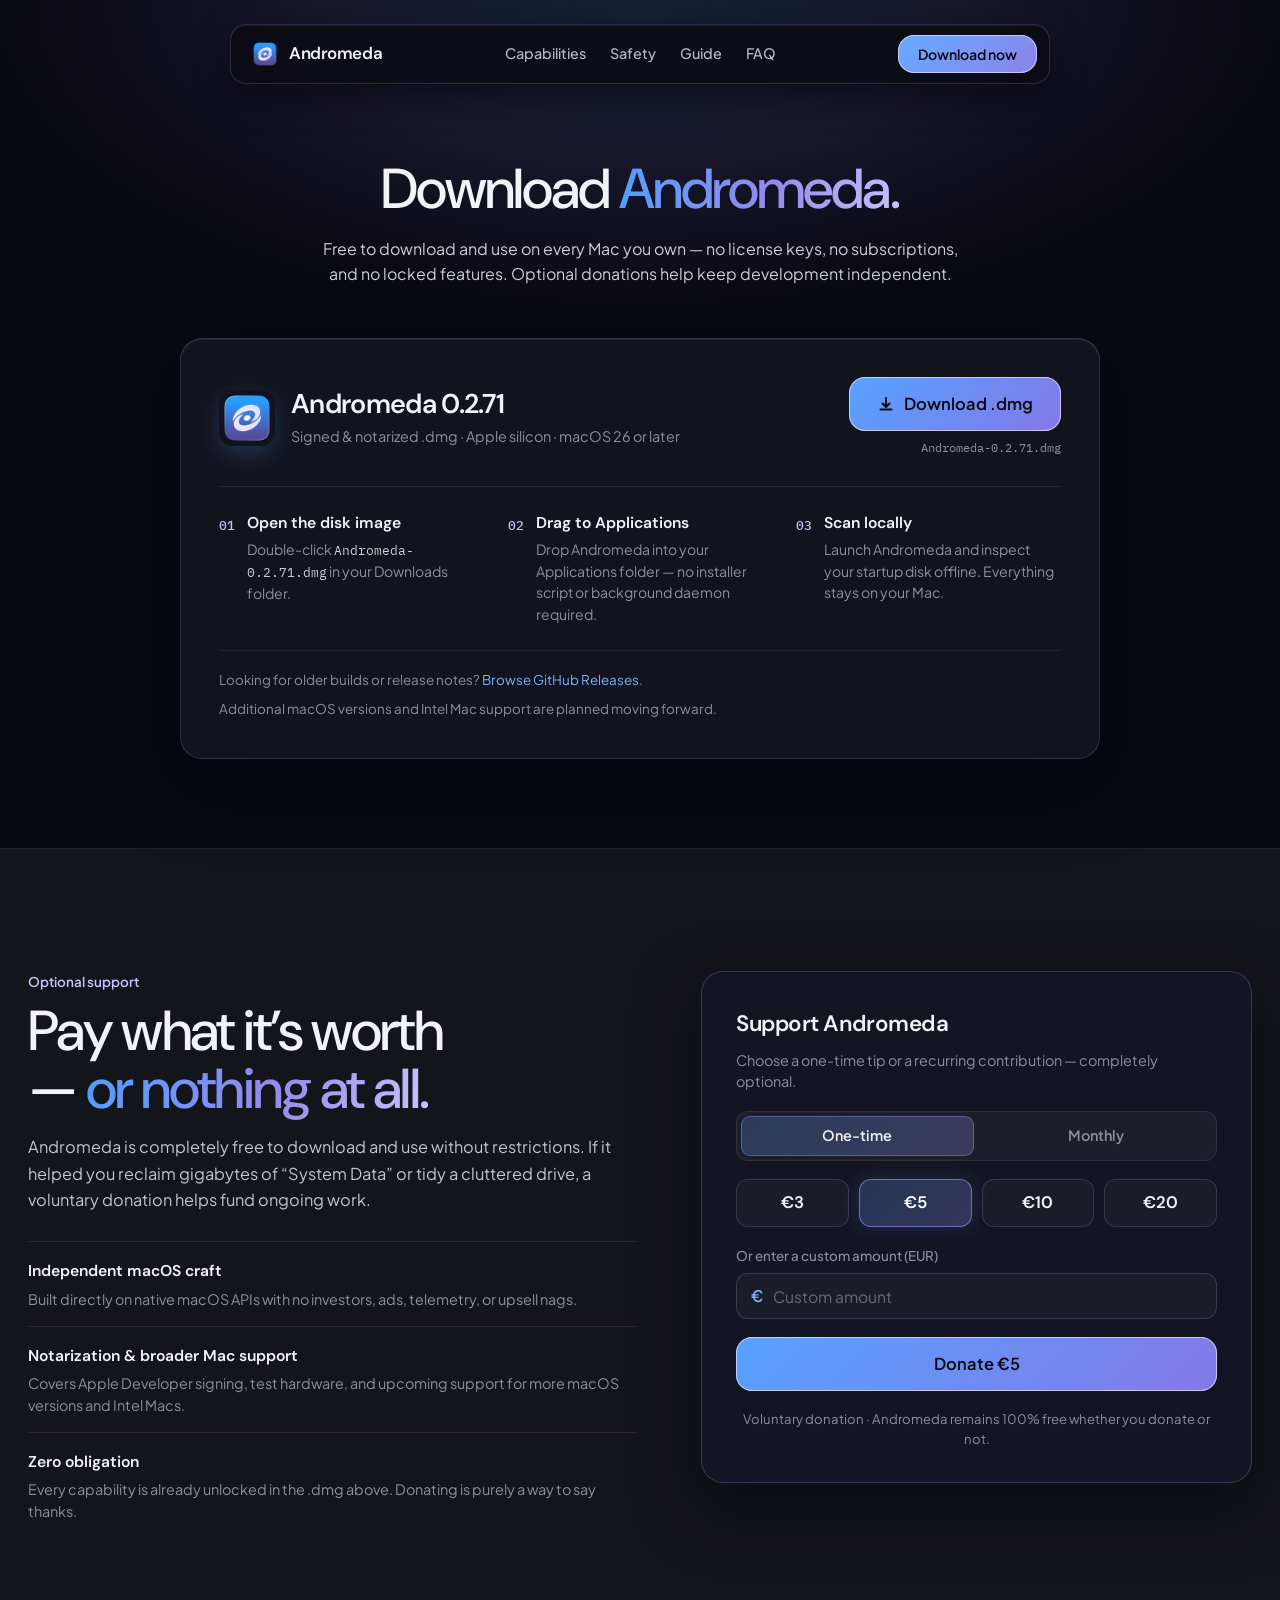
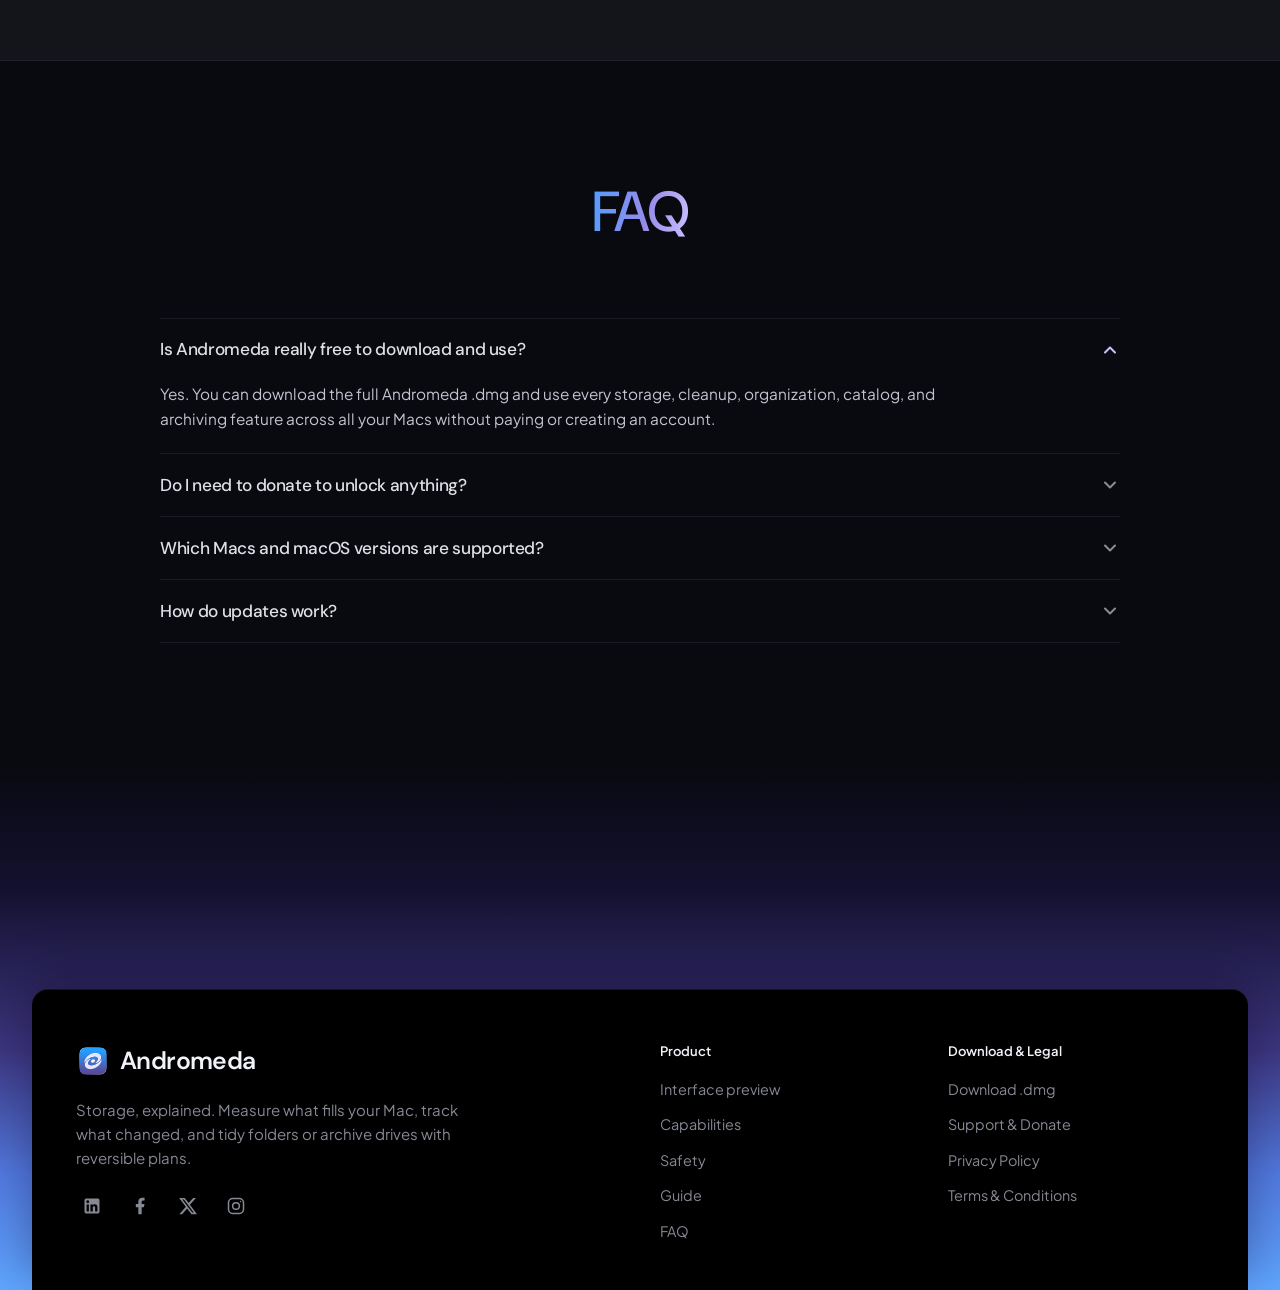
<file: docs/download.html>
<!doctype html>
<html lang="en">
<head>
  <meta charset="utf-8">
  <meta name="viewport" content="width=device-width, initial-scale=1">
  <meta name="description" content="Download Andromeda for macOS (.dmg) for free. Optional donations help support independent macOS development.">
  <meta property="og:title" content="Download — Andromeda for macOS">
  <meta property="og:description" content="Download Andromeda for macOS (.dmg) for free. Optional donations help support independent macOS development.">
  <meta property="og:url" content="https://andromeda.yankothomson.com/download.html">
  <meta name="theme-color" content="#090910">
  <title>Download — Andromeda for macOS</title>
  <link rel="canonical" href="https://andromeda.yankothomson.com/download.html">
  <link rel="icon" href="assets/icon.png" type="image/png">
  <link rel="preconnect" href="https://fonts.googleapis.com">
  <link rel="preconnect" href="https://fonts.gstatic.com" crossorigin>
  <link href="https://fonts.googleapis.com/css2?family=DM+Sans:opsz,wght@9..40,400;9..40,500;9..40,600;9..40,700&family=IBM+Plex+Mono:wght@400;500&family=Plus+Jakarta+Sans:wght@400;500;600;700&display=swap" rel="stylesheet">
  <link rel="stylesheet" href="styles.css">
</head>
<body>
  <div class="scroll-progress" id="scroll-progress" aria-hidden="true"></div>
  <a class="skip" href="#main">Skip to content</a>

  <div class="nav-wrap">
    <header class="floating-nav" id="floating-nav" aria-label="Site">
      <a class="brand" href="./">
        <img src="assets/icon.png" width="28" height="28" alt="">
        <span>Andromeda</span>
      </a>
      <nav class="nav-links" aria-label="Main">
        <a href="./#capabilities">Capabilities</a>
        <a href="./#safety">Safety</a>
        <a href="guide.html">Guide</a>
        <a href="#download-faq">FAQ</a>
      </nav>
      <div class="nav-end">
        <a class="btn-compact" href="#dmg-download" aria-current="page">Download now</a>
        <button class="nav-menu-btn" type="button" id="nav-menu-btn" aria-label="Toggle navigation menu" aria-expanded="false" aria-controls="mobile-nav-drawer">
          <svg class="nav-menu-icon-open" width="20" height="20" viewBox="0 0 20 20" fill="none" stroke="currentColor" stroke-width="1.8" stroke-linecap="round" aria-hidden="true"><path d="M3.5 6h13M3.5 10h13M3.5 14h13"/></svg>
          <svg class="nav-menu-icon-close" width="20" height="20" viewBox="0 0 20 20" fill="none" stroke="currentColor" stroke-width="1.8" stroke-linecap="round" aria-hidden="true"><path d="M5 5l10 10M15 5 5 15"/></svg>
        </button>
      </div>
    </header>
    <nav class="mobile-nav-drawer" id="mobile-nav-drawer" aria-label="Mobile navigation" hidden>
      <a href="./#capabilities">Capabilities</a>
      <a href="./#safety">Safety</a>
      <a href="guide.html">Guide</a>
      <a href="#download-faq">FAQ</a>
      <a class="mobile-nav-cta" href="#dmg-download">Download now</a>
    </nav>
  </div>

  <main id="main">
    <!-- Download Hero & Direct DMG Card -->
    <section class="download-hero" id="dmg-download" aria-labelledby="download-title">
      <div class="frame download-hero-inner">
        <h1 class="hero-title" id="download-title">Download <span class="accent-spectrum">Andromeda.</span></h1>
        <p class="hero-lede">Free to download and use on every Mac you own — no license keys, no subscriptions, and no locked features. Optional donations help keep development independent.</p>

        <div class="download-card">
          <div class="download-card-head">
            <div class="download-app-id">
              <img src="assets/icon.png" width="56" height="56" alt="Andromeda app icon">
              <div>
                <h2 class="download-app-name">Andromeda 0.2.71</h2>
                <p class="download-app-meta">Signed &amp; notarized .dmg · Apple silicon · macOS 26 or later</p>
              </div>
            </div>

            <div class="download-cta-group">
              <a
                class="btn-primary download-dmg-btn"
                id="dmg-download-btn"
                href="https://github.com/jYannni/andromeda-releases/releases/download/v0.2.71/Andromeda-0.2.71.dmg"
                download="Andromeda-0.2.71.dmg"
              >
                <svg width="18" height="18" viewBox="0 0 18 18" fill="none" stroke="currentColor" stroke-width="2" stroke-linecap="round" stroke-linejoin="round" aria-hidden="true"><path d="M9 3v8.5M5.5 8.5 9 12l3.5-3.5M3.5 14.5h11"/></svg>
                <span>Download .dmg</span>
              </a>
              <p class="download-filename mono" id="download-status">Andromeda-0.2.71.dmg</p>
            </div>
          </div>

          <div class="download-steps" aria-label="Installation steps">
            <div class="download-step">
              <span class="download-step-num mono">01</span>
              <div>
                <h3>Open the disk image</h3>
                <p>Double-click <code class="mono">Andromeda-0.2.71.dmg</code> in your Downloads folder.</p>
              </div>
            </div>
            <div class="download-step">
              <span class="download-step-num mono">02</span>
              <div>
                <h3>Drag to Applications</h3>
                <p>Drop Andromeda into your Applications folder — no installer script or background daemon required.</p>
              </div>
            </div>
            <div class="download-step">
              <span class="download-step-num mono">03</span>
              <div>
                <h3>Scan locally</h3>
                <p>Launch Andromeda and inspect your startup disk offline. Everything stays on your Mac.</p>
              </div>
            </div>
          </div>

          <div class="download-card-foot">
            <span>Looking for older builds or release notes? <a href="https://github.com/jYannni/andromeda-releases/releases" target="_blank" rel="noopener noreferrer">Browse GitHub Releases</a>.</span>
            <span>Additional macOS versions and Intel Mac support are planned moving forward.</span>
          </div>
        </div>
      </div>
    </section>

    <!-- Optional Donation Section -->
    <section class="chapter chapter-charcoal" id="donate" aria-labelledby="donate-title">
      <div class="frame-wide">
        <div class="donate-layout">
          <div class="donate-copy">
            <p class="donate-kicker">Optional support</p>
            <h2 class="section-heading" id="donate-title">Pay what it’s worth — <span class="accent-spectrum">or nothing at all.</span></h2>
            <p class="donate-lede">Andromeda is completely free to download and use without restrictions. If it helped you reclaim gigabytes of “System Data” or tidy a cluttered drive, a voluntary donation helps fund ongoing work.</p>

            <ul class="donate-reasons">
              <li>
                <strong>Independent macOS craft</strong>
                <span>Built directly on native macOS APIs with no investors, ads, telemetry, or upsell nags.</span>
              </li>
              <li>
                <strong>Notarization &amp; broader Mac support</strong>
                <span>Covers Apple Developer signing, test hardware, and upcoming support for more macOS versions and Intel Macs.</span>
              </li>
              <li>
                <strong>Zero obligation</strong>
                <span>Every capability is already unlocked in the .dmg above. Donating is purely a way to say thanks.</span>
              </li>
            </ul>
          </div>

          <div class="donate-panel" aria-labelledby="donate-form-heading">
            <h3 class="donate-panel-title" id="donate-form-heading">Support Andromeda</h3>
            <p class="donate-panel-sub">Choose a one-time tip or a recurring contribution — completely optional.</p>

            <div class="donate-freq" role="group" aria-label="Donation frequency">
              <button class="donate-freq-btn is-active" type="button" data-freq="once" aria-pressed="true">One-time</button>
              <button class="donate-freq-btn" type="button" data-freq="monthly" aria-pressed="false">Monthly</button>
            </div>

            <div class="donate-amounts" role="group" aria-label="Suggested donation amounts">
              <button class="donate-amount-btn" type="button" data-amount="3" aria-pressed="false">€3</button>
              <button class="donate-amount-btn is-active" type="button" data-amount="5" aria-pressed="true">€5</button>
              <button class="donate-amount-btn" type="button" data-amount="10" aria-pressed="false">€10</button>
              <button class="donate-amount-btn" type="button" data-amount="20" aria-pressed="false">€20</button>
            </div>

            <div class="donate-custom-row">
              <label class="donate-custom-label" for="custom-donation-input">Or enter a custom amount (EUR)</label>
              <div class="donate-custom-field">
                <span class="donate-currency" aria-hidden="true">€</span>
                <input
                  id="custom-donation-input"
                  class="donate-custom-input"
                  type="number"
                  min="1"
                  max="500"
                  step="1"
                  inputmode="decimal"
                  placeholder="Custom amount"
                  aria-describedby="donate-validation-msg"
                >
              </div>
              <p class="donate-error" id="donate-validation-msg" role="alert" hidden></p>
            </div>

            <button class="btn-primary donate-submit-btn" type="button" id="donate-submit-btn">Donate €5</button>
            <p class="donate-reassurance">Voluntary donation · Andromeda remains 100% free whether you donate or not.</p>
          </div>
        </div>
      </div>
    </section>

    <!-- Download & Donation FAQ -->
    <section class="chapter chapter-canvas" id="download-faq" aria-labelledby="download-faq-title">
      <div class="frame-narrow">
        <div class="section-header">
          <h2 class="section-heading" id="download-faq-title"><span class="accent-spectrum">FAQ</span></h2>
        </div>

        <div class="faq-list">
          <div class="faq-item">
            <button class="faq-trigger" type="button" aria-expanded="true" aria-controls="dfaq-1">
              <span>Is Andromeda really free to download and use?</span>
              <svg class="faq-chevron" viewBox="0 0 20 20" fill="none" stroke="currentColor" stroke-width="2" stroke-linecap="round" stroke-linejoin="round" aria-hidden="true"><path d="M5 7.5L10 12.5 15 7.5"/></svg>
            </button>
            <div class="faq-panel" id="dfaq-1">
              Yes. You can download the full Andromeda .dmg and use every storage, cleanup, organization, catalog, and archiving feature across all your Macs without paying or creating an account.
            </div>
          </div>

          <div class="faq-item">
            <button class="faq-trigger" type="button" aria-expanded="false" aria-controls="dfaq-2">
              <span>Do I need to donate to unlock anything?</span>
              <svg class="faq-chevron" viewBox="0 0 20 20" fill="none" stroke="currentColor" stroke-width="2" stroke-linecap="round" stroke-linejoin="round" aria-hidden="true"><path d="M5 7.5L10 12.5 15 7.5"/></svg>
            </button>
            <div class="faq-panel" id="dfaq-2" hidden>
              No. Donations are entirely voluntary and never lock or gate any part of the app. Every user gets the exact same signed, notarized build.
            </div>
          </div>

          <div class="faq-item">
            <button class="faq-trigger" type="button" aria-expanded="false" aria-controls="dfaq-3">
              <span>Which Macs and macOS versions are supported?</span>
              <svg class="faq-chevron" viewBox="0 0 20 20" fill="none" stroke="currentColor" stroke-width="2" stroke-linecap="round" stroke-linejoin="round" aria-hidden="true"><path d="M5 7.5L10 12.5 15 7.5"/></svg>
            </button>
            <div class="faq-panel" id="dfaq-3" hidden>
              Currently, Andromeda runs natively on Apple silicon Macs with macOS 26 or later and is distributed as a signed, notarized DMG. Support for additional macOS versions and Intel Macs will be added moving forward.
            </div>
          </div>

          <div class="faq-item">
            <button class="faq-trigger" type="button" aria-expanded="false" aria-controls="dfaq-4">
              <span>How do updates work?</span>
              <svg class="faq-chevron" viewBox="0 0 20 20" fill="none" stroke="currentColor" stroke-width="2" stroke-linecap="round" stroke-linejoin="round" aria-hidden="true"><path d="M5 7.5L10 12.5 15 7.5"/></svg>
            </button>
            <div class="faq-panel" id="dfaq-4" hidden>
              Andromeda includes a built-in signed updater for new releases, and every version is also available as a direct .dmg download from GitHub Releases.
            </div>
          </div>
        </div>
      </div>
    </section>

    <!-- Closing Footer -->
    <div class="closing-field">
      <footer class="frame-footer">
        <div class="footer-plate">
          <div class="footer-grid">
            <div class="footer-identity">
              <a class="brand" href="./">
                <img src="assets/icon.png" width="34" height="34" alt="">
                <span>Andromeda</span>
              </a>
              <p class="footer-summary">Storage, explained. Measure what fills your Mac, track what changed, and tidy folders or archive drives with reversible plans.</p>
              <svg class="svg-defs-hidden" width="0" height="0" aria-hidden="true">
                <defs>
                  <linearGradient id="andromeda-brand-grad" x1="0%" y1="0%" x2="100%" y2="100%">
                    <stop offset="0%" stop-color="#4f9eff"/>
                    <stop offset="56%" stop-color="#968aea"/>
                    <stop offset="100%" stop-color="#c9c2ff"/>
                  </linearGradient>
                </defs>
              </svg>
              <div class="footer-social" aria-label="Social media">
                <a class="footer-social-link" href="https://linkedin.com" target="_blank" rel="noopener noreferrer" aria-label="Andromeda on LinkedIn" title="LinkedIn">
                  <svg class="is-fill" viewBox="0 0 24 24" fill="currentColor" aria-hidden="true"><path d="M19 3a2 2 0 0 1 2 2v14a2 2 0 0 1-2 2H5a2 2 0 0 1-2-2V5a2 2 0 0 1 2-2h14m-.5 15.5v-5.3a3.26 3.26 0 0 0-3.26-3.26c-.85 0-1.84.52-2.28 1.3v-1.11h-2.79v8.37h2.79v-4.93c0-.77.62-1.4 1.39-1.4a1.4 1.4 0 0 1 1.4 1.4v4.93h2.75M6.88 8.56a1.68 1.68 0 0 0 1.68-1.68c0-.93-.75-1.69-1.68-1.69a1.69 1.69 0 0 0-1.69 1.69c0 .93.76 1.68 1.69 1.68m1.39 9.94v-8.37H5.5v8.37h2.77z"/></svg>
                </a>
                <a class="footer-social-link" href="https://facebook.com" target="_blank" rel="noopener noreferrer" aria-label="Andromeda on Facebook" title="Facebook">
                  <svg class="is-fill" viewBox="0 0 24 24" fill="currentColor" aria-hidden="true"><path d="M14 13.5h2.5l1-4H14v-2c0-1.03 0-2 2-2h1.5V2.14c-.326-.043-1.557-.14-2.857-.14C11.928 2 10 3.657 10 6.7v2.8H7v4h3V22h4v-8.5z"/></svg>
                </a>
                <a class="footer-social-link" href="https://x.com" target="_blank" rel="noopener noreferrer" aria-label="Andromeda on X" title="X">
                  <svg class="is-fill" viewBox="0 0 24 24" fill="currentColor" aria-hidden="true"><path d="M18.244 2.25h3.308l-7.227 8.26 8.502 11.24H16.17l-5.214-6.817L4.99 21.75H1.68l7.73-8.835L1.254 2.25H8.08l4.713 6.231zm-1.161 17.52h1.833L7.084 4.126H5.117z"/></svg>
                </a>
                <a class="footer-social-link" href="https://instagram.com" target="_blank" rel="noopener noreferrer" aria-label="Andromeda on Instagram" title="Instagram">
                  <svg class="is-stroke" viewBox="0 0 24 24" fill="none" stroke="currentColor" stroke-width="1.8" stroke-linecap="round" stroke-linejoin="round" aria-hidden="true"><rect x="3" y="3" width="18" height="18" rx="5"/><circle cx="12" cy="12" r="4"/><circle class="ig-dot" cx="17.5" cy="6.5" r="0.9" fill="currentColor" stroke="none"/></svg>
                </a>
              </div>
            </div>

            <div>
              <h3 class="footer-col-title">Product</h3>
              <ul class="footer-list">
                <li><a href="./#preview">Interface preview</a></li>
                <li><a href="./#capabilities">Capabilities</a></li>
                <li><a href="./#safety">Safety</a></li>
                <li><a href="guide.html">Guide</a></li>
                <li><a href="#download-faq">FAQ</a></li>
              </ul>
            </div>

            <div>
              <h3 class="footer-col-title">Download &amp; Legal</h3>
              <ul class="footer-list">
                <li><a href="#dmg-download">Download .dmg</a></li>
                <li><a href="#donate">Support &amp; Donate</a></li>
                <li><button class="footer-link-btn" type="button" data-legal-open="privacy">Privacy Policy</button></li>
                <li><button class="footer-link-btn" type="button" data-legal-open="terms">Terms &amp; Conditions</button></li>
              </ul>
            </div>
          </div>
        </div>
      </footer>
    </div>
  </main>

  <!-- Donation Confirmation Modal -->
  <div class="modal-backdrop" id="donate-modal" hidden role="dialog" aria-modal="true" aria-labelledby="donate-modal-title">
    <div class="modal-sheet">
      <div class="modal-head">
        <div>
          <div class="donate-kicker" id="donate-modal-kicker">Optional Donation</div>
          <h2 class="modal-title" id="donate-modal-title">Thank you for supporting Andromeda</h2>
        </div>
        <button class="modal-close" type="button" id="donate-modal-close" aria-label="Close">✕</button>
      </div>
      <div class="donate-modal-summary">
        <span id="donate-modal-label">One-time donation</span>
        <strong id="donate-modal-amount" class="mono">€5</strong>
      </div>
      <p class="modal-note">Your contribution goes directly toward independent macOS development, Apple Developer notarization, and expanding compatibility for more macOS versions and Intel Macs. Connect your preferred donation link (GitHub Sponsors, Ko-fi, or Stripe Payment Link) here when going live.</p>
      <div class="donate-modal-actions">
        <a class="btn-primary" href="https://github.com/sponsors/jYannni" target="_blank" rel="noopener noreferrer" id="donate-external-link">Continue to GitHub Sponsors</a>
        <button class="btn-secondary" type="button" id="donate-modal-done">Back to download</button>
      </div>
    </div>
  </div>

  <!-- Legal Modal -->
  <div class="modal-backdrop" id="legal-modal" hidden role="dialog" aria-modal="true" aria-labelledby="legal-modal-title">
    <div class="modal-sheet">
      <div class="modal-head">
        <div>
          <div class="donate-kicker">Andromeda Legal</div>
          <h2 class="modal-title" id="legal-modal-title">Privacy Policy</h2>
        </div>
        <button class="modal-close" type="button" id="legal-modal-close" aria-label="Close">✕</button>
      </div>
      <div id="legal-modal-body" class="modal-note"></div>
      <button class="btn-primary" type="button" id="legal-modal-done">Close</button>
    </div>
  </div>

  <script>
    (function () {
      /* Scroll progress & navbar state */
      const progressBar = document.getElementById('scroll-progress');
      const nav = document.getElementById('floating-nav');
      function onScroll() {
        const y = window.scrollY;
        if (nav) nav.classList.toggle('is-scrolled', y > 24);
        if (progressBar) {
          const max = Math.max(1, document.documentElement.scrollHeight - window.innerHeight);
          progressBar.style.transform = 'scaleX(' + Math.min(1, y / max).toFixed(4) + ')';
        }
      }
      window.addEventListener('scroll', onScroll, { passive: true });
      onScroll();

      /* Mobile nav drawer */
      const menuBtn = document.getElementById('nav-menu-btn');
      const mobileDrawer = document.getElementById('mobile-nav-drawer');
      function setMobileMenu(open) {
        if (!menuBtn || !mobileDrawer) return;
        menuBtn.setAttribute('aria-expanded', String(open));
        mobileDrawer.hidden = !open;
        menuBtn.classList.toggle('is-open', open);
      }
      if (menuBtn && mobileDrawer) {
        menuBtn.addEventListener('click', () => {
          setMobileMenu(menuBtn.getAttribute('aria-expanded') !== 'true');
        });
        mobileDrawer.querySelectorAll('a').forEach((link) => {
          link.addEventListener('click', () => setMobileMenu(false));
        });
        document.addEventListener('keydown', (e) => {
          if (e.key === 'Escape' && !mobileDrawer.hidden) setMobileMenu(false);
        });
      }

      /* Download button status feedback */
      const dmgBtn = document.getElementById('dmg-download-btn');
      const downloadStatus = document.getElementById('download-status');
      if (dmgBtn && downloadStatus) {
        const filename = dmgBtn.download;
        dmgBtn.addEventListener('click', () => {
          downloadStatus.textContent = 'Downloading ' + filename + '…';
          setTimeout(() => {
            downloadStatus.textContent = filename;
          }, 4000);
        });
      }

      /* Interactive Optional Donation Controls */
      let donationFreq = 'once';
      let donationAmount = 5;

      const freqBtns = Array.from(document.querySelectorAll('.donate-freq-btn'));
      const amountBtns = Array.from(document.querySelectorAll('.donate-amount-btn'));
      const customInput = document.getElementById('custom-donation-input');
      const validationMsg = document.getElementById('donate-validation-msg');
      const submitBtn = document.getElementById('donate-submit-btn');

      function formatEuro(val) {
        const num = Number(val);
        return Number.isInteger(num) ? '€' + num : '€' + num.toFixed(2);
      }

      function updateDonationButton() {
        if (!submitBtn) return;
        const suffix = donationFreq === 'monthly' ? ' / month' : '';
        submitBtn.textContent = 'Donate ' + formatEuro(donationAmount) + suffix;
      }

      function showValidation(msg) {
        if (!validationMsg) return;
        if (!msg) {
          validationMsg.textContent = '';
          validationMsg.hidden = true;
        } else {
          validationMsg.textContent = msg;
          validationMsg.hidden = false;
        }
      }

      freqBtns.forEach((btn) => {
        btn.addEventListener('click', () => {
          donationFreq = btn.dataset.freq === 'monthly' ? 'monthly' : 'once';
          freqBtns.forEach((b) => {
            const active = b === btn;
            b.classList.toggle('is-active', active);
            b.setAttribute('aria-pressed', String(active));
          });
          updateDonationButton();
        });
      });

      amountBtns.forEach((btn) => {
        btn.addEventListener('click', () => {
          donationAmount = Number(btn.dataset.amount);
          amountBtns.forEach((b) => {
            const active = b === btn;
            b.classList.toggle('is-active', active);
            b.setAttribute('aria-pressed', String(active));
          });
          if (customInput) customInput.value = '';
          showValidation('');
          updateDonationButton();
        });
      });

      if (customInput) {
        customInput.addEventListener('input', () => {
          const raw = customInput.value.trim();
          if (!raw) {
            showValidation('');
            return;
          }
          const parsed = Number(raw);
          if (!Number.isFinite(parsed) || parsed < 1 || parsed > 500) {
            showValidation('Please enter an amount between €1 and €500.');
            return;
          }
          showValidation('');
          donationAmount = parsed;
          amountBtns.forEach((b) => {
            b.classList.remove('is-active');
            b.setAttribute('aria-pressed', 'false');
          });
          updateDonationButton();
        });
      }

      /* Donation modal */
      const donateModal = document.getElementById('donate-modal');
      const donateModalLabel = document.getElementById('donate-modal-label');
      const donateModalAmount = document.getElementById('donate-modal-amount');
      const donateClose = document.getElementById('donate-modal-close');
      const donateDone = document.getElementById('donate-modal-done');

      function closeDonateModal() {
        if (donateModal) donateModal.hidden = true;
      }

      if (submitBtn) {
        submitBtn.addEventListener('click', () => {
          if (customInput && customInput.value.trim() !== '') {
            const parsed = Number(customInput.value.trim());
            if (!Number.isFinite(parsed) || parsed < 1 || parsed > 500) {
              showValidation('Please enter an amount between €1 and €500.');
              customInput.focus();
              return;
            }
            donationAmount = parsed;
          }
          showValidation('');
          if (donateModalLabel) {
            donateModalLabel.textContent = donationFreq === 'monthly' ? 'Optional monthly donation' : 'Optional one-time donation';
          }
          if (donateModalAmount) {
            donateModalAmount.textContent = formatEuro(donationAmount) + (donationFreq === 'monthly' ? ' / mo' : '');
          }
          if (donateModal) donateModal.hidden = false;
        });
      }

      if (donateClose) donateClose.addEventListener('click', closeDonateModal);
      if (donateDone) donateDone.addEventListener('click', closeDonateModal);
      if (donateModal) {
        donateModal.addEventListener('click', (e) => {
          if (e.target === donateModal) closeDonateModal();
        });
      }

      /* FAQ Accordion */
      document.querySelectorAll('.faq-trigger').forEach((trigger) => {
        trigger.addEventListener('click', () => {
          const expanded = trigger.getAttribute('aria-expanded') === 'true';
          const panel = document.getElementById(trigger.getAttribute('aria-controls'));
          trigger.setAttribute('aria-expanded', String(!expanded));
          if (panel) panel.hidden = expanded;
        });
      });

      /* Legal Modal */
      const legalModal = document.getElementById('legal-modal');
      const legalTitle = document.getElementById('legal-modal-title');
      const legalBody = document.getElementById('legal-modal-body');
      const legalDocs = {
        privacy: {
          title: 'Privacy Policy',
          body: 'Andromeda performs all disk scanning, duplicate matching, OCR content indexing, folder organization, and drive cataloging locally on your Mac. The application contains no usage analytics, telemetry, or crash-reporting trackers, and never uploads filenames or folder structures. Optional donations are processed externally by the donation provider you choose; Andromeda itself collects no personal data.'
        },
        terms: {
          title: 'Terms & Conditions',
          body: 'Andromeda is free to download and use on your Macs without license keys or subscriptions. Any donation is completely voluntary and does not unlock additional features or create an obligation beyond supporting ongoing development. The software is provided as-is as a signed, notarized macOS application.'
        }
      };

      function closeLegal() {
        if (legalModal) legalModal.hidden = true;
      }

      document.querySelectorAll('[data-legal-open]').forEach((btn) => {
        btn.addEventListener('click', () => {
          const doc = legalDocs[btn.getAttribute('data-legal-open')];
          if (!doc || !legalModal) return;
          legalTitle.textContent = doc.title;
          legalBody.textContent = doc.body;
          legalModal.hidden = false;
        });
      });

      const legalClose = document.getElementById('legal-modal-close');
      const legalDone = document.getElementById('legal-modal-done');
      if (legalClose) legalClose.addEventListener('click', closeLegal);
      if (legalDone) legalDone.addEventListener('click', closeLegal);
      if (legalModal) {
        legalModal.addEventListener('click', (e) => {
          if (e.target === legalModal) closeLegal();
        });
      }

      document.addEventListener('keydown', (e) => {
        if (e.key === 'Escape') {
          if (donateModal && !donateModal.hidden) closeDonateModal();
          if (legalModal && !legalModal.hidden) closeLegal();
        }
      });

      updateDonationButton();
    })();
  </script>
</body>
</html>
</file>
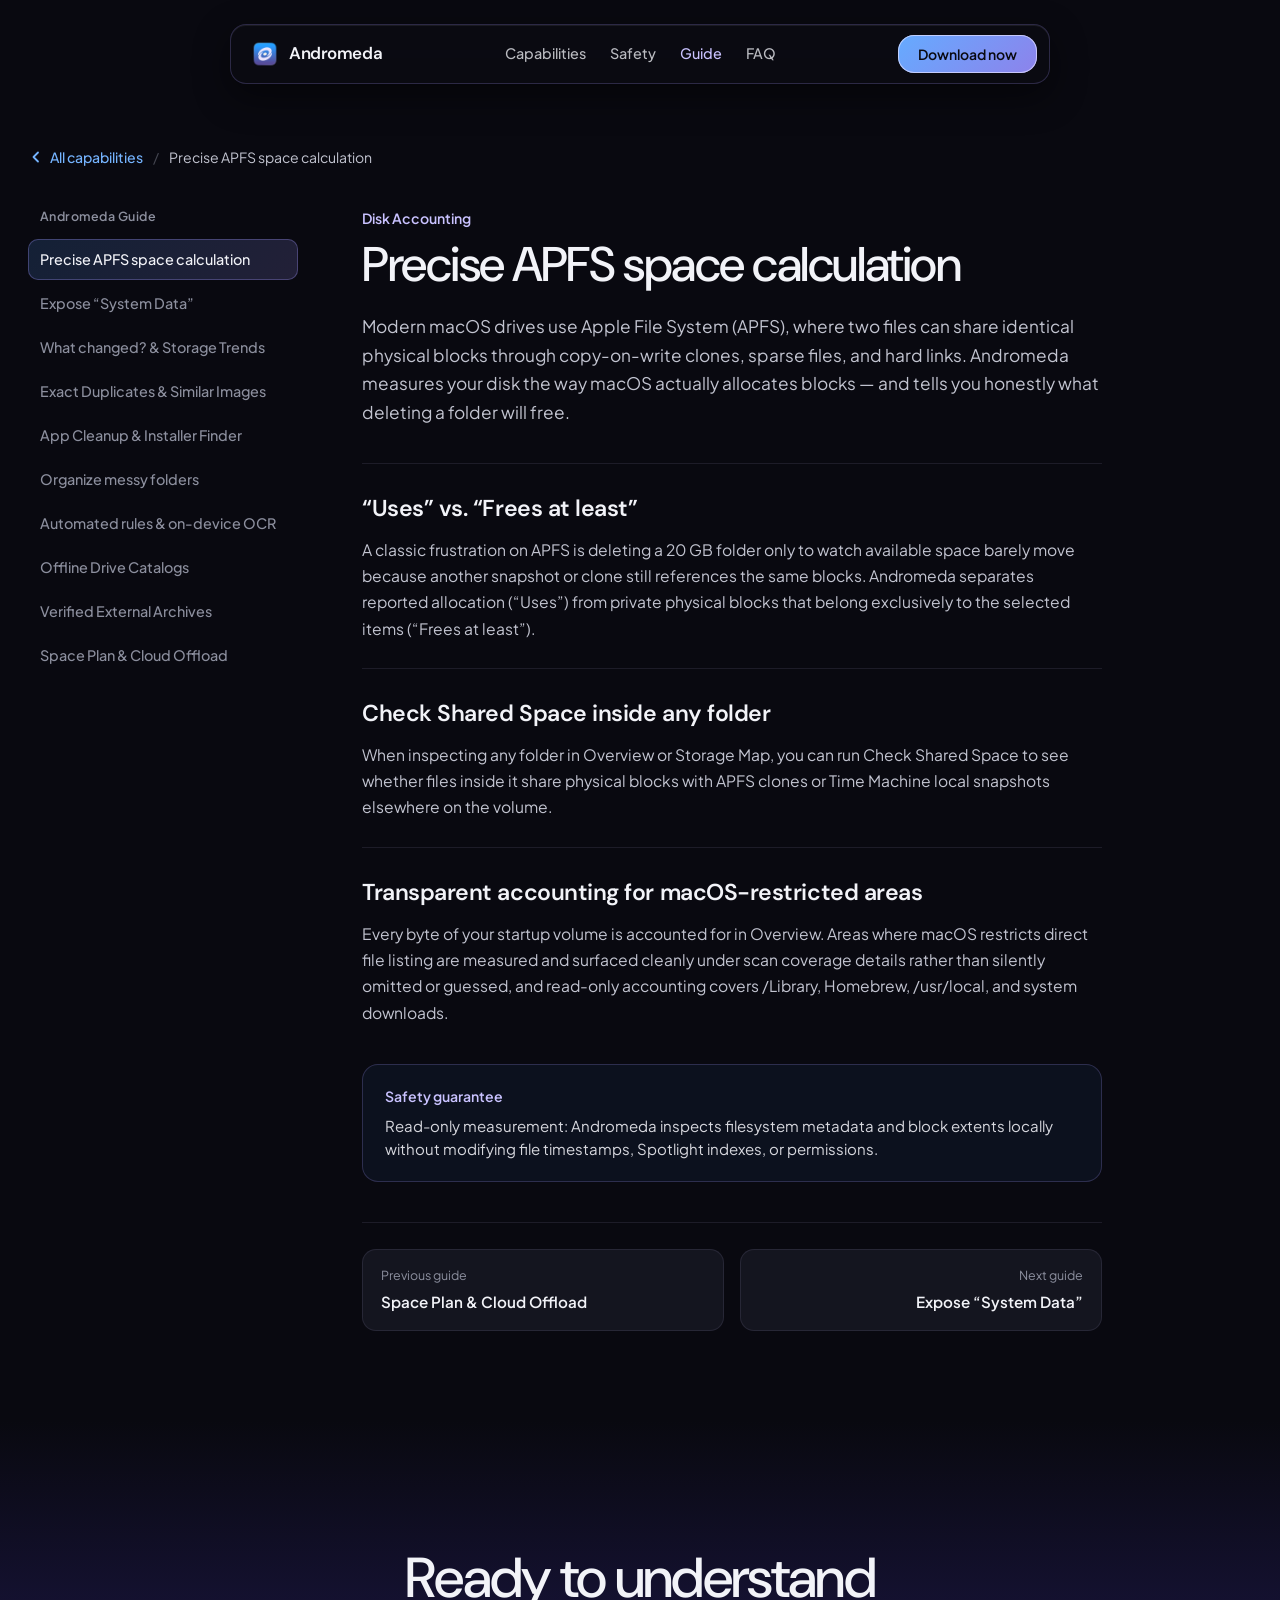
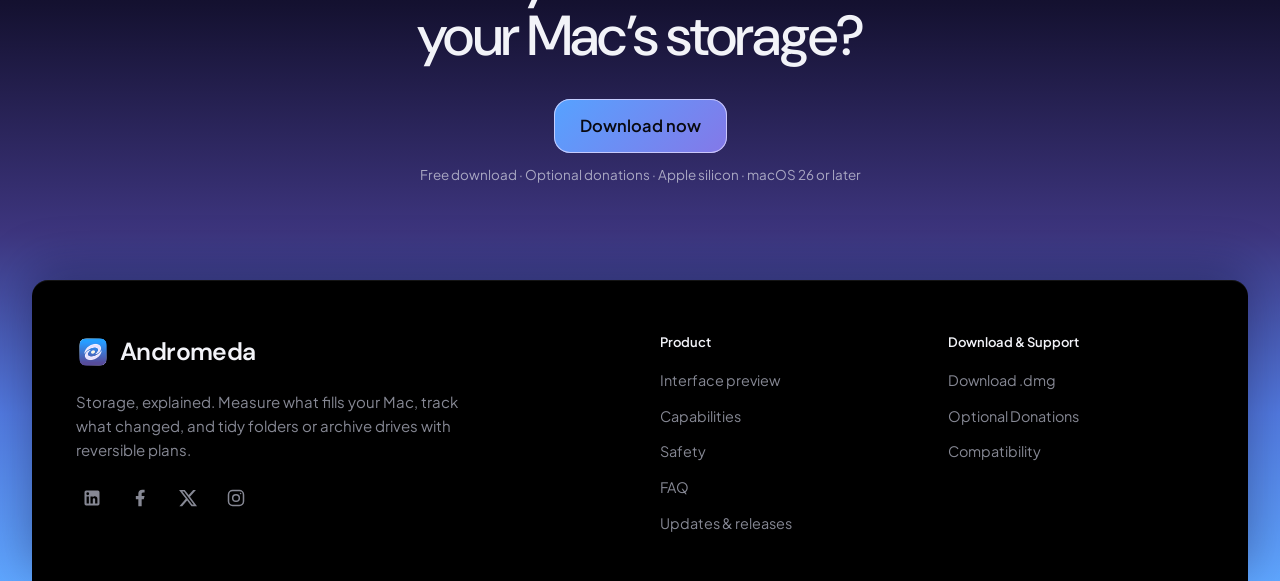
<file: docs/guide.html>
<!doctype html>
<html lang="en">
<head>
  <meta charset="utf-8">
  <meta name="viewport" content="width=device-width, initial-scale=1">
  <meta name="description" content="In-depth guides to Andromeda’s APFS sizing, System Data breakdown, deduplication, folder automation, offline drive catalogs, and verified archives.">
  <meta property="og:title" content="Guide — Andromeda for macOS">
  <meta property="og:description" content="In-depth guides to Andromeda’s APFS sizing, System Data breakdown, deduplication, folder automation, offline drive catalogs, and verified archives.">
  <meta property="og:url" content="https://andromeda.yankothomson.com/guide.html">
  <meta name="theme-color" content="#090910">
  <title>Guide — Andromeda for macOS</title>
  <link rel="canonical" href="https://andromeda.yankothomson.com/guide.html">
  <link rel="icon" href="assets/icon.png" type="image/png">
  <link rel="preconnect" href="https://fonts.googleapis.com">
  <link rel="preconnect" href="https://fonts.gstatic.com" crossorigin>
  <link href="https://fonts.googleapis.com/css2?family=DM+Sans:opsz,wght@9..40,400;9..40,500;9..40,600;9..40,700&family=IBM+Plex+Mono:wght@400;500&family=Plus+Jakarta+Sans:wght@400;500;600;700&display=swap" rel="stylesheet">
  <link rel="stylesheet" href="styles.css">
</head>
<body>
  <div class="scroll-progress" id="scroll-progress" aria-hidden="true"></div>
  <a class="skip" href="#main">Skip to content</a>

  <div class="nav-wrap">
    <header class="floating-nav" id="floating-nav" aria-label="Site">
      <a class="brand" href="./">
        <img src="assets/icon.png" width="28" height="28" alt="">
        <span>Andromeda</span>
      </a>
      <nav class="nav-links" aria-label="Main">
        <a href="./#capabilities">Capabilities</a>
        <a href="./#safety">Safety</a>
        <a href="guide.html" aria-current="page">Guide</a>
        <a href="./#faq">FAQ</a>
      </nav>
      <div class="nav-end">
        <a class="btn-compact" href="download.html">Download now</a>
        <button class="nav-menu-btn" type="button" id="nav-menu-btn" aria-label="Toggle navigation menu" aria-expanded="false" aria-controls="mobile-nav-drawer">
          <svg class="nav-menu-icon-open" width="20" height="20" viewBox="0 0 20 20" fill="none" stroke="currentColor" stroke-width="1.8" stroke-linecap="round" aria-hidden="true"><path d="M3.5 6h13M3.5 10h13M3.5 14h13"/></svg>
          <svg class="nav-menu-icon-close" width="20" height="20" viewBox="0 0 20 20" fill="none" stroke="currentColor" stroke-width="1.8" stroke-linecap="round" aria-hidden="true"><path d="M5 5l10 10M15 5 5 15"/></svg>
        </button>
      </div>
    </header>
    <nav class="mobile-nav-drawer" id="mobile-nav-drawer" aria-label="Mobile navigation" hidden>
      <a href="./#capabilities">Capabilities</a>
      <a href="./#safety">Safety</a>
      <a href="guide.html" aria-current="page">Guide</a>
      <a href="./#faq">FAQ</a>
      <a class="mobile-nav-cta" href="download.html">Download now</a>
    </nav>
  </div>

  <main id="main">
    <section class="guide-shell">
      <div class="frame-wide">
        <div class="guide-breadcrumb">
          <a href="./#capabilities" class="guide-back-link">
            <svg width="16" height="16" viewBox="0 0 16 16" fill="none" stroke="currentColor" stroke-width="1.8" stroke-linecap="round" stroke-linejoin="round" aria-hidden="true"><path d="M10 3.5 5.5 8 10 12.5"/></svg>
            <span>All capabilities</span>
          </a>
          <span class="guide-crumb-sep" aria-hidden="true">/</span>
          <span class="guide-crumb-current" id="guide-crumb-current">Guide</span>
        </div>

        <div class="guide-layout">
          <aside class="guide-sidebar" aria-label="Guide topics">
            <div class="guide-sidebar-heading">Andromeda Guide</div>
            <nav class="guide-nav-list" id="guide-nav-list"></nav>
          </aside>

          <article class="guide-article" id="guide-article" aria-live="polite">
            <p class="guide-category" id="guide-category"></p>
            <h1 class="guide-title" id="guide-title">Loading guide…</h1>
            <p class="guide-lede" id="guide-lede"></p>

            <div class="guide-sections" id="guide-sections"></div>

            <div class="guide-safety-note" id="guide-safety-note"></div>

            <nav class="guide-pager" aria-label="Adjacent guides">
              <a class="guide-pager-link" id="guide-prev" href="#">
                <span class="guide-pager-dir">Previous guide</span>
                <strong id="guide-prev-title"></strong>
              </a>
              <a class="guide-pager-link is-next" id="guide-next" href="#">
                <span class="guide-pager-dir">Next guide</span>
                <strong id="guide-next-title"></strong>
              </a>
            </nav>
          </article>
        </div>
      </div>
    </section>

    <div class="closing-field">
      <section class="closing-cta" aria-labelledby="guide-closing-title">
        <h2 class="section-heading" id="guide-closing-title">Ready to understand your Mac’s storage?</h2>
        <div class="hero-actions">
          <a class="btn-primary" href="download.html">Download now</a>
        </div>
        <p class="hero-reassurance">Free download · Optional donations · Apple silicon · macOS 26 or later</p>
      </section>

      <footer class="frame-footer">
        <div class="footer-plate">
          <div class="footer-grid">
            <div class="footer-identity">
              <a class="brand" href="./">
                <img src="assets/icon.png" width="34" height="34" alt="">
                <span>Andromeda</span>
              </a>
              <p class="footer-summary">Storage, explained. Measure what fills your Mac, track what changed, and tidy folders or archive drives with reversible plans.</p>
              <svg class="svg-defs-hidden" width="0" height="0" aria-hidden="true">
                <defs>
                  <linearGradient id="andromeda-brand-grad" x1="0%" y1="0%" x2="100%" y2="100%">
                    <stop offset="0%" stop-color="#4f9eff"/>
                    <stop offset="56%" stop-color="#968aea"/>
                    <stop offset="100%" stop-color="#c9c2ff"/>
                  </linearGradient>
                </defs>
              </svg>
              <div class="footer-social" aria-label="Social media">
                <a class="footer-social-link" href="https://linkedin.com" target="_blank" rel="noopener noreferrer" aria-label="Andromeda on LinkedIn" title="LinkedIn">
                  <svg class="is-fill" viewBox="0 0 24 24" fill="currentColor" aria-hidden="true"><path d="M19 3a2 2 0 0 1 2 2v14a2 2 0 0 1-2 2H5a2 2 0 0 1-2-2V5a2 2 0 0 1 2-2h14m-.5 15.5v-5.3a3.26 3.26 0 0 0-3.26-3.26c-.85 0-1.84.52-2.28 1.3v-1.11h-2.79v8.37h2.79v-4.93c0-.77.62-1.4 1.39-1.4a1.4 1.4 0 0 1 1.4 1.4v4.93h2.75M6.88 8.56a1.68 1.68 0 0 0 1.68-1.68c0-.93-.75-1.69-1.68-1.69a1.69 1.69 0 0 0-1.69 1.69c0 .93.76 1.68 1.69 1.68m1.39 9.94v-8.37H5.5v8.37h2.77z"/></svg>
                </a>
                <a class="footer-social-link" href="https://facebook.com" target="_blank" rel="noopener noreferrer" aria-label="Andromeda on Facebook" title="Facebook">
                  <svg class="is-fill" viewBox="0 0 24 24" fill="currentColor" aria-hidden="true"><path d="M14 13.5h2.5l1-4H14v-2c0-1.03 0-2 2-2h1.5V2.14c-.326-.043-1.557-.14-2.857-.14C11.928 2 10 3.657 10 6.7v2.8H7v4h3V22h4v-8.5z"/></svg>
                </a>
                <a class="footer-social-link" href="https://x.com" target="_blank" rel="noopener noreferrer" aria-label="Andromeda on X" title="X">
                  <svg class="is-fill" viewBox="0 0 24 24" fill="currentColor" aria-hidden="true"><path d="M18.244 2.25h3.308l-7.227 8.26 8.502 11.24H16.17l-5.214-6.817L4.99 21.75H1.68l7.73-8.835L1.254 2.25H8.08l4.713 6.231zm-1.161 17.52h1.833L7.084 4.126H5.117z"/></svg>
                </a>
                <a class="footer-social-link" href="https://instagram.com" target="_blank" rel="noopener noreferrer" aria-label="Andromeda on Instagram" title="Instagram">
                  <svg class="is-stroke" viewBox="0 0 24 24" fill="none" stroke="currentColor" stroke-width="1.8" stroke-linecap="round" stroke-linejoin="round" aria-hidden="true"><rect x="3" y="3" width="18" height="18" rx="5"/><circle cx="12" cy="12" r="4"/><circle class="ig-dot" cx="17.5" cy="6.5" r="0.9" fill="currentColor" stroke="none"/></svg>
                </a>
              </div>
            </div>

            <div>
              <h3 class="footer-col-title">Product</h3>
              <ul class="footer-list">
                <li><a href="./#preview">Interface preview</a></li>
                <li><a href="./#capabilities">Capabilities</a></li>
                <li><a href="./#safety">Safety</a></li>
                <li><a href="./#faq">FAQ</a></li>
                <li><a href="download.html#download-faq">Updates &amp; releases</a></li>
              </ul>
            </div>

            <div>
              <h3 class="footer-col-title">Download &amp; Support</h3>
              <ul class="footer-list">
                <li><a href="download.html">Download .dmg</a></li>
                <li><a href="download.html#donate">Optional Donations</a></li>
                <li><a href="./#faq">Compatibility</a></li>
              </ul>
            </div>
          </div>
        </div>
      </footer>
    </div>
  </main>

  <script>
    (function () {
      const GUIDES = [
        {
          slug: 'apfs-sizing',
          category: 'Disk Accounting',
          title: 'Precise APFS space calculation',
          lede: 'Modern macOS drives use Apple File System (APFS), where two files can share identical physical blocks through copy-on-write clones, sparse files, and hard links. Andromeda measures your disk the way macOS actually allocates blocks — and tells you honestly what deleting a folder will free.',
          sections: [
            {
              heading: '“Uses” vs. “Frees at least”',
              body: 'A classic frustration on APFS is deleting a 20 GB folder only to watch available space barely move because another snapshot or clone still references the same blocks. Andromeda separates reported allocation (“Uses”) from private physical blocks that belong exclusively to the selected items (“Frees at least”).'
            },
            {
              heading: 'Check Shared Space inside any folder',
              body: 'When inspecting any folder in Overview or Storage Map, you can run Check Shared Space to see whether files inside it share physical blocks with APFS clones or Time Machine local snapshots elsewhere on the volume.'
            },
            {
              heading: 'Transparent accounting for macOS-restricted areas',
              body: 'Every byte of your startup volume is accounted for in Overview. Areas where macOS restricts direct file listing are measured and surfaced cleanly under scan coverage details rather than silently omitted or guessed, and read-only accounting covers /Library, Homebrew, /usr/local, and system downloads.'
            }
          ],
          safety: 'Read-only measurement: Andromeda inspects filesystem metadata and block extents locally without modifying file timestamps, Spotlight indexes, or permissions.'
        },
        {
          slug: 'system-data',
          category: 'Disk Accounting',
          title: 'Expose “System Data”',
          lede: 'macOS Storage settings frequently lumps tens or hundreds of gigabytes into an opaque “System Data” bar with no explanation. Andromeda maps that space with a curated 41-item catalog written in plain English.',
          sections: [
            {
              heading: '41-item System Data catalog',
              body: 'Andromeda identifies Xcode DerivedData, iOS and watchOS simulator runtimes, CoreSimulator caches, Homebrew and npm/pip caches, old iPhone/iPad backups, Time Machine local snapshots, Docker/VM disk images, and local AI model stores such as Ollama and LM Studio.'
            },
            {
              heading: 'Safe to remove vs. Review first',
              body: 'Cleanup suggestions are separated into two clear tiers. “Safe to remove” groups items macOS or your developer tools rebuild automatically (such as build outputs, package caches, and old logs). “Review first” highlights heavy items like simulator runtimes, offline media caches, and Downloads so you decide deliberately.'
            },
            {
              heading: 'Storage Map, Quick Look & Pinned Folders',
              body: 'Jump from any System Data category straight into an interactive folder view, press Space for instant Quick Look inspection, or pin recurring locations like build directories so they stay one click away.'
            }
          ],
          safety: 'Every cleanup suggestion opens a full review sheet showing exact paths and sizes before anything moves to Trash.'
        },
        {
          slug: 'what-changed',
          category: 'Monitoring & History',
          title: 'What changed? & Storage Trends',
          lede: 'When 30 GB vanishes overnight, staring at a static pie chart rarely explains why. Andromeda tracks how your startup disk and watched folders evolve across days, months, and years.',
          sections: [
            {
              heading: 'Compare any two scans',
              body: 'Andromeda retains your 10 most recent scans so you can diff any two points in time, immediately spotlighting newly appeared directories, rapid 7/30/90-day growth, and folders that expanded between checks.'
            },
            {
              heading: 'Storage Trends & CSV export',
              body: 'Chart available disk space across 90-day, 1-year, and All-time horizons to spot gradual storage creep early. Export trend history as clean CSV whenever you want to log or inspect it outside the app.'
            },
            {
              heading: 'Watched Folders & Low Power Mode awareness',
              body: 'Watch high-churn folders (such as video exports, caches, or Downloads) against custom size limits. File-event checks measure what grew without requiring a full startup-disk rescan, automatically pause under Low Power Mode, and let you send growing folders straight to Space Plan.'
            }
          ],
          safety: 'Scan history and trend charts are stored solely in your local user library and never leave your Mac.'
        },
        {
          slug: 'duplicates',
          category: 'Deduplication',
          title: 'Exact Duplicates & Similar Images',
          lede: 'Recover space safely across your Mac, external drives, and Apple Photos Library without risking accidental loss of originals or slightly edited versions.',
          sections: [
            {
              heading: 'Cross-drive exact byte-for-byte Duplicates',
              body: 'Matches identical files across local and connected external drives even when filenames differ. Before moving any duplicate to Trash, Andromeda rechecks both files byte-for-byte to guarantee nothing changed since the scan — files that match in size but differ by even a single byte are never flagged.'
            },
            {
              heading: 'Similar Images perceptual review',
              body: 'Surfaces resized, cropped, or re-encoded copies side-by-side with pixel dimensions and Quick Look previews. Use Keep Highest Resolution to auto-select the sharpest copy, or Hide Group for intentional variations you want to keep.'
            },
            {
              heading: 'Apple Photos Library review',
              body: 'Reviews up to 2,500 of your newest images using local previews, enforces keeping at least one photo in every group, and sends any removals safely to Photos’ Recently Deleted album rather than deleting permanently.'
            }
          ],
          safety: 'External-drive duplicate removals record their volume UUID so History can restore the file the next time that drive reconnects.'
        },
        {
          slug: 'app-cleanup',
          category: 'Applications',
          title: 'App Cleanup & Installer Finder',
          lede: 'Dragging an app to Trash often leaves gigabytes of Application Support files, caches, crash logs, and user LaunchAgents behind. Andromeda surfaces everything tied to an app so you can remove it cleanly.',
          sections: [
            {
              heading: 'Complete Uninstall App',
              body: 'Inspect an app’s bundle alongside its related Library data, caches, preferences, crash reports, and user LaunchAgents in one review screen, or batch-uninstall multiple apps you no longer need.'
            },
            {
              heading: 'Filter Intel-only or unused apps',
              body: 'Quickly filter installed apps by architecture (such as Intel-only binaries running under Rosetta) or by last-opened date to identify forgotten software quietly holding gigabytes.'
            },
            {
              heading: 'Installer Finder',
              body: 'Automatically locates leftover .dmg disk images and .pkg installer packages across Downloads and watched folders so you can sweep already-installed installers in seconds.'
            }
          ],
          safety: 'Andromeda never removes system-protected macOS apps and moves uninstalled app bundles and support folders to Trash with a recorded History entry.'
        },
        {
          slug: 'organize',
          category: 'Folder Organization',
          title: 'Organize messy folders',
          lede: 'Turn chaotic Downloads, Desktop, or project drop folders into clean, predictable structures without ever deleting a single file.',
          sections: [
            {
              heading: 'Sort by kind, EXIF date & project',
              body: 'Organize groups files by document kind, camera EXIF capture year/month, or related project clusters, while optionally tidying noisy suffixes like report-final-final.docx into clean names.'
            },
            {
              heading: 'Preview every move before apply',
              body: 'Before a single file moves, Andromeda builds a complete side-by-side plan showing exact folder counts, destinations, and renames. You can inspect every group, exclude individual items, or route files into folders you already own.'
            },
            {
              heading: 'Protected areas & group-by-group Undo',
              body: 'Code repositories, app bundles, packages, symlinks, ~/Library, and active downloads are automatically left untouched. Every completed run is journaled so you can undo an individual group or the entire batch from History at any time.'
            }
          ],
          safety: 'Organize never deletes files. Mid-run crash recovery guarantees every path and inode restores cleanly even if your Mac loses power mid-operation.'
        },
        {
          slug: 'automation',
          category: 'Folder Automation',
          title: 'Automated rules & on-device OCR',
          lede: 'Build local filing workflows that sort incoming invoices, screenshots, exports, and receipts automatically — powered by nested rule logic and on-device OCR.',
          sections: [
            {
              heading: 'Nested All / Any / None conditions',
              body: 'Combine filename patterns, file kinds, Finder tags, file size, age, and nested All / Any / None groups with dynamic destination templates such as {year}/{month}.'
            },
            {
              heading: 'Local “Contents contain” & on-device OCR',
              body: 'Match text inside PDFs and OCR-scanned images completely offline using Apple silicon’s native Vision engine — no cloud OCR uploads and no external API keys.'
            },
            {
              heading: 'Verified Back Up, Then Move & menu-bar control',
              body: 'For critical documents, use Back Up, Then Move to copy and verify bytes before filing. Pause or resume automation anytime from the menu bar, and let eligible Copy or Ignore rules keep running cleanly even after Quit.'
            }
          ],
          safety: 'Every automation rule can be dry-run previewed against a real folder before turning it on, and every automated move is logged in History.'
        },
        {
          slug: 'drive-catalogs',
          category: 'External Drives',
          title: 'Offline Drive Catalogs',
          lede: 'Stop plugging in five external SSDs just to find one clip or archive folder. Andromeda keeps a fast, searchable offline catalog of every drive on your desk or shelf.',
          sections: [
            {
              heading: 'Dedicated External Drive pages',
              body: 'Every connected external drive gets its own live overview page, background Browse Files and Folders, automatic scan refresh on reconnect, offline What changed? diffs, and UUID-tied Undo that waits patiently until the drive is plugged back in.'
            },
            {
              heading: 'Instant offline search (⇧⌘F) with rich previews',
              body: 'Index full drives or specific APFS folders with optional Image, PDF, and Video thumbnails. Filter across unplugged drives by 4K+ resolution, video codec, 50/100+ fps frame rate, camera model, file size, and creation date.'
            },
            {
              heading: 'Shelf locations, notes & Catalog Collections',
              body: 'Tag each disk with its physical location (such as “Shelf B · Pelican Case 2”) and disconnect reminders. Save recurring searches and export cross-drive Catalog Collections as verified folders or ZIP archives.'
            }
          ],
          safety: 'Catalog indexes and thumbnails live locally on your Mac with zero cloud syncing required.'
        },
        {
          slug: 'external-archives',
          category: 'Archiving',
          title: 'Verified External Archives',
          lede: 'Move finished video projects, photo shoots, or repositories off your startup SSD onto external APFS disks with cryptographic proof that every byte arrived intact.',
          sections: [
            {
              heading: 'SHA-256 verification & portable manifests',
              body: 'Andromeda copies projects to a separate APFS disk, verifies bytes, POSIX permissions, extended attributes (xattrs), and symlinks, and writes a standard Andromeda Checksums.sha256 manifest right inside the archive so you can verify it decades from now with standard command-line tools.'
            },
            {
              heading: 'Clone-backed Archive Versions',
              body: 'Update an existing archive without duplicating unchanged gigabytes: Andromeda stores new snapshots using APFS clones for untouched files while verifying every modified file.'
            },
            {
              heading: 'Second-disk replication & 30-day health checks',
              body: 'Duplicate verified archives to a second backup disk for 3-2-1 resilience, and let Andromeda run automatic 30-day integrity checks whenever an archive drive reconnects.'
            }
          ],
          safety: 'Source folders on your Mac are never removed until full byte-for-byte SHA-256 verification passes and you confirm the handoff.'
        },
        {
          slug: 'space-plan',
          category: 'Recovery Planning',
          title: 'Space Plan & Cloud Offload',
          lede: 'Need to free 80 GB before an OS update or a film edit? Space Plan brings cleanups, verified external archives, and cloud offload together under one clear target.',
          sections: [
            {
              heading: 'One unified recovery goal',
              body: 'Queue safe cleanups from Overview, growing directories from What changed?, duplicate sets, and external archive candidates into a single Space Plan with a live running total of how much private space you will actually reclaim.'
            },
            {
              heading: 'Move to Cloud with receipts & Undo',
              body: 'Offload large folders to iCloud Drive, Google Drive, Dropbox, or OneDrive with a recorded move receipt, Finder reveal shortcuts, and straightforward Undo if you need the files back in their original location.'
            },
            {
              heading: 'Mark essentials Keep Local',
              body: 'Protect active projects, reference libraries, or travel files by marking them Keep Local so Space Plan and cloud suggestions never propose evicting files you need offline.'
            }
          ],
          safety: 'Nothing executes while building a Space Plan — you review the full combined summary and apply only when ready.'
        }
      ];

      function getTopicSlug() {
        const params = new URLSearchParams(window.location.search);
        const q = params.get('topic');
        if (q) return q;
        const pathMatch = window.location.pathname.match(/\/guide\/([^/]+)\/?$/);
        if (pathMatch && pathMatch[1]) return decodeURIComponent(pathMatch[1]);
        return GUIDES[0].slug;
      }

      const navList = document.getElementById('guide-nav-list');
      const crumbCurrent = document.getElementById('guide-crumb-current');
      const categoryEl = document.getElementById('guide-category');
      const titleEl = document.getElementById('guide-title');
      const ledeEl = document.getElementById('guide-lede');
      const sectionsEl = document.getElementById('guide-sections');
      const safetyEl = document.getElementById('guide-safety-note');
      const prevEl = document.getElementById('guide-prev');
      const prevTitleEl = document.getElementById('guide-prev-title');
      const nextEl = document.getElementById('guide-next');
      const nextTitleEl = document.getElementById('guide-next-title');

      function renderGuide(slug, pushHistory) {
        const idx = Math.max(0, GUIDES.findIndex((g) => g.slug === slug));
        const guide = GUIDES[idx];

        document.title = guide.title + ' — Andromeda Guide';
        crumbCurrent.textContent = guide.title;
        categoryEl.textContent = guide.category;
        titleEl.textContent = guide.title;
        ledeEl.textContent = guide.lede;

        sectionsEl.innerHTML = '';
        guide.sections.forEach((sec) => {
          const block = document.createElement('section');
          block.className = 'guide-block';
          const h2 = document.createElement('h2');
          h2.textContent = sec.heading;
          const p = document.createElement('p');
          p.textContent = sec.body;
          block.appendChild(h2);
          block.appendChild(p);
          sectionsEl.appendChild(block);
        });

        safetyEl.innerHTML = '';
        const safetyLabel = document.createElement('strong');
        safetyLabel.textContent = 'Safety guarantee';
        const safetyBody = document.createElement('p');
        safetyBody.textContent = guide.safety;
        safetyEl.appendChild(safetyLabel);
        safetyEl.appendChild(safetyBody);

        const prevGuide = GUIDES[(idx - 1 + GUIDES.length) % GUIDES.length];
        const nextGuide = GUIDES[(idx + 1) % GUIDES.length];
        prevEl.href = 'guide.html?topic=' + prevGuide.slug;
        prevEl.dataset.slug = prevGuide.slug;
        prevTitleEl.textContent = prevGuide.title;
        nextEl.href = 'guide.html?topic=' + nextGuide.slug;
        nextEl.dataset.slug = nextGuide.slug;
        nextTitleEl.textContent = nextGuide.title;

        Array.from(navList.querySelectorAll('a')).forEach((a) => {
          const active = a.dataset.slug === guide.slug;
          a.classList.toggle('is-active', active);
          if (active) a.setAttribute('aria-current', 'page');
          else a.removeAttribute('aria-current');
        });

        if (pushHistory && window.history && window.history.pushState) {
          window.history.pushState({ slug: guide.slug }, '', 'guide.html?topic=' + guide.slug);
        }
      }

      GUIDES.forEach((g) => {
        const a = document.createElement('a');
        a.className = 'guide-nav-item';
        a.href = 'guide.html?topic=' + g.slug;
        a.dataset.slug = g.slug;
        a.textContent = g.title;
        a.addEventListener('click', (e) => {
          e.preventDefault();
          renderGuide(g.slug, true);
          window.scrollTo({ top: 0, behavior: 'smooth' });
        });
        navList.appendChild(a);
      });

      [prevEl, nextEl].forEach((link) => {
        link.addEventListener('click', (e) => {
          e.preventDefault();
          renderGuide(link.dataset.slug, true);
          window.scrollTo({ top: 0, behavior: 'smooth' });
        });
      });

      window.addEventListener('popstate', () => {
        renderGuide(getTopicSlug(), false);
      });

      renderGuide(getTopicSlug(), false);

      /* Scroll progress & floating nav */
      const progressBar = document.getElementById('scroll-progress');
      const floatingNav = document.getElementById('floating-nav');
      function onScroll() {
        const y = window.scrollY || 0;
        const max = Math.max(1, document.documentElement.scrollHeight - window.innerHeight);
        if (progressBar) progressBar.style.transform = 'scaleX(' + Math.min(1, Math.max(0, y / max)) + ')';
        if (floatingNav) floatingNav.classList.toggle('is-scrolled', y > 24);
      }
      window.addEventListener('scroll', onScroll, { passive: true });
      onScroll();

      /* Mobile nav drawer */
      const menuBtn = document.getElementById('nav-menu-btn');
      const drawer = document.getElementById('mobile-nav-drawer');
      if (menuBtn && drawer) {
        menuBtn.addEventListener('click', () => {
          const open = menuBtn.getAttribute('aria-expanded') === 'true';
          menuBtn.setAttribute('aria-expanded', String(!open));
          drawer.hidden = open;
        });
        drawer.querySelectorAll('a').forEach((a) => {
          a.addEventListener('click', () => {
            menuBtn.setAttribute('aria-expanded', 'false');
            drawer.hidden = true;
          });
        });
      }
    })();
  </script>
</body>
</html>
</file>
<file: docs/styles.css>
:root {
  color-scheme: dark;
  --font-display: "DM Sans", -apple-system, BlinkMacSystemFont, "Segoe UI", sans-serif;
  --font-body: "Plus Jakarta Sans", -apple-system, BlinkMacSystemFont, "Segoe UI", sans-serif;
  --font-mono: "IBM Plex Mono", ui-monospace, SFMono-Regular, Menlo, monospace;

  /* Andromeda Brand Spectrum (from Resources/App/AppIcon.icon/icon.json) */
  --andromeda-blue: #4f9eff;
  --andromeda-blue-bright: #75b4ff;
  --andromeda-indigo: #6c63cc;
  --andromeda-purple: #554d96;
  --andromeda-lavender: #968aea;
  --andromeda-lavender-soft: #c9c2ff;
  --andromeda-deep-purple: #251d54;
  --andromeda-night: #0d0c1b;
  --andromeda-ivory: #fff6df;

  /* Authentic Andromeda macOS Dark Mode Tokens (from Sources/AndromedaUI/Style.swift) */
  --app-chrome: #252528;
  --app-canvas: #1d1d1f;
  --app-surface: #2a2a2d;
  --app-hairline: #3a3a3e;
  --app-chip: rgba(255, 255, 255, 0.07);

  /* Authentic Style.bucketColor dark-mode palette */
  --bucket-apps: #5b9bf0;
  --bucket-docs: #f0b95a;
  --bucket-photos: #e9739f;
  --bucket-mail: #5cc0e0;
  --bucket-messages: #66cc82;
  --bucket-icloud: #968aea;
  --bucket-ios: #e88c55;
  --bucket-dev: #bb8b68;
  --bucket-other: #a8a04d;
  --bucket-macos: #48b8a8;
  --bucket-sys: #8794a6;
  --bucket-gap: #8e8e93;

  /* Page Surfaces (Resonance + Apple + Revolut) */
  --color-black: #000000;
  --color-canvas: #090910;
  --color-charcoal: #14141b;
  --color-sunken: #0b0b12;
  --color-card: rgba(238, 240, 248, 0.045);
  --color-card-border: rgba(201, 194, 255, 0.12);
  --color-nav-edge: rgba(150, 138, 234, 0.24);
  --color-rule: rgba(238, 240, 248, 0.08);
  --color-raised: #1e1d36;
  --color-bevel: #c4c2ff;

  /* Ink & Neutrals */
  --color-foreground: #f2f3f8;
  --color-muted: #c2c4d0;
  --color-secondary: #8c8f9e;
  --color-subtle: #868894;

  /* Bright Reasoning Panel (Revolut) */
  --color-white: #ffffff;
  --color-ink: #1d1d1f;
  --color-technical-accent: #493fa3;
  --color-light-muted: #525563;
  --color-light-rule: #dadce6;

  /* Radii */
  --radius-control: 16px;
  --radius-card: 18px;
  --radius-panel: 20px;
  --radius-stage: 26px;
  --radius-app: 12px;

  /* Easing */
  --ease-out: cubic-bezier(0.16, 1, 0.3, 1);
  --ease-ui: cubic-bezier(0.4, 0, 0.2, 1);
}

*,
*::before,
*::after {
  box-sizing: border-box;
}

html {
  scroll-behavior: smooth;
  background: var(--color-canvas);
  color: var(--color-foreground);
  font-family: var(--font-body);
  -webkit-font-smoothing: antialiased;
  -moz-osx-font-smoothing: grayscale;
}

body {
  margin: 0;
  background: var(--color-canvas);
  color: var(--color-foreground);
  line-height: 1.6;
  overflow-x: clip;
}

img {
  display: block;
  max-width: 100%;
}

button,
select,
input {
  font: inherit;
}

a {
  color: var(--andromeda-blue-bright);
  text-underline-offset: 0.2em;
}

a:hover {
  text-decoration: underline;
}

:focus-visible {
  outline: 2px solid var(--andromeda-blue);
  outline-offset: 3px;
}

.skip {
  position: fixed;
  z-index: 200;
  top: 12px;
  left: 12px;
  padding: 10px 16px;
  border-radius: 10px;
  background: var(--color-white);
  color: var(--color-black);
  font-weight: 600;
  text-decoration: none;
  transform: translateY(-220%);
  transition: transform 0.15s var(--ease-ui);
}

.skip:focus {
  transform: translateY(0);
}

.mono {
  font-family: var(--font-mono);
  font-variant-numeric: tabular-nums;
}

/* Andromeda Blue-to-Purple Display Accent */
.accent-spectrum {
  background: linear-gradient(100deg, var(--andromeda-blue) 0%, var(--andromeda-lavender) 56%, var(--andromeda-lavender-soft) 100%);
  -webkit-background-clip: text;
  background-clip: text;
  color: transparent;
}

/* Scroll Progress Hairline */
.scroll-progress {
  position: fixed;
  top: 0;
  left: 0;
  right: 0;
  height: 2px;
  z-index: 90;
  background: linear-gradient(90deg, var(--andromeda-blue) 0%, var(--andromeda-lavender) 55%, var(--andromeda-purple) 100%);
  transform-origin: left center;
  transform: scaleX(0);
  pointer-events: none;
}

/* ==========================================================================
   Scroll Reveal Motion System (Compositor-Only)
   ========================================================================== */

.reveal {
  opacity: 1;
  transform: none;
}

.js-motion .reveal {
  opacity: 0;
  transform: translate3d(0, 26px, 0);
  transition:
    opacity 0.72s var(--ease-out),
    transform 0.72s var(--ease-out);
  transition-delay: var(--reveal-delay, 0ms);
}

.js-motion .reveal.is-revealed {
  opacity: 1;
  transform: translate3d(0, 0, 0);
}

.reveal-d1 { --reveal-delay: 40ms; }
.reveal-d2 { --reveal-delay: 80ms; }
.reveal-d3 { --reveal-delay: 120ms; }
.reveal-d4 { --reveal-delay: 180ms; }
.reveal-d5 { --reveal-delay: 220ms; }

/* ==========================================================================
   Floating Navigation (Resonance Bar + 3-Zone Contract)
   ========================================================================== */

.nav-wrap {
  position: fixed;
  top: clamp(12px, 2vw, 24px);
  left: 0;
  right: 0;
  z-index: 60;
  padding-inline: 20px;
  pointer-events: none;
}

.floating-nav {
  pointer-events: auto;
  width: min(820px, 100%);
  min-height: 60px;
  margin-inline: auto;
  padding: 9px 12px 9px 20px;
  display: flex;
  align-items: center;
  justify-content: space-between;
  gap: 24px;
  background: rgba(11, 11, 18, 0.84);
  backdrop-filter: saturate(1.4) blur(20px);
  -webkit-backdrop-filter: saturate(1.4) blur(20px);
  border: 1px solid var(--color-nav-edge);
  border-radius: var(--radius-control);
  box-shadow:
    inset 0 1px 0 rgba(255, 255, 255, 0.07),
    0 12px 36px rgba(0, 0, 0, 0.48);
  transition: background-color 0.2s var(--ease-ui), border-color 0.2s var(--ease-ui);
}

.floating-nav.is-scrolled {
  background: rgba(11, 11, 18, 0.94);
  border-color: rgba(150, 138, 234, 0.34);
}

.brand {
  display: inline-flex;
  align-items: center;
  gap: 10px;
  color: var(--color-foreground);
  text-decoration: none;
  font-family: var(--font-display);
  font-weight: 600;
  font-size: 1.06rem;
  letter-spacing: -0.025em;
  white-space: nowrap;
  flex-shrink: 0;
}

.brand:hover {
  text-decoration: none;
  opacity: 0.92;
}

.brand img {
  width: 28px;
  height: 28px;
  border-radius: 7px;
  flex-shrink: 0;
}

.nav-links {
  display: flex;
  align-items: center;
  gap: 24px;
}

.nav-links a {
  color: rgba(242, 243, 248, 0.76);
  text-decoration: none;
  font-size: 0.9rem;
  font-weight: 500;
  white-space: nowrap;
  flex-shrink: 0;
  transition: color 0.15s var(--ease-ui);
}

.nav-links a:hover,
.nav-links a[aria-current="page"] {
  color: var(--color-foreground);
  text-decoration: none;
}

.nav-links a[aria-current="page"] {
  color: var(--andromeda-lavender-soft);
}

.btn-compact {
  display: inline-flex;
  align-items: center;
  justify-content: center;
  gap: 6px;
  height: 38px;
  padding: 0 20px;
  border: 0;
  border-radius: var(--radius-control);
  background: linear-gradient(135deg, #65abff 0%, #8d82eb 100%);
  color: #090910;
  font-size: 0.875rem;
  font-weight: 600;
  text-decoration: none;
  white-space: nowrap;
  flex-shrink: 0;
  cursor: pointer;
  box-shadow: inset 0 0 0 1px rgba(226, 224, 255, 0.72);
  transition:
    background 0.15s var(--ease-ui),
    color 0.15s var(--ease-ui),
    transform 0.15s var(--ease-ui);
}

.btn-compact:hover {
  background: var(--color-raised);
  color: var(--color-foreground);
  text-decoration: none;
}

.nav-end {
  display: inline-flex;
  align-items: center;
  gap: 8px;
  flex-shrink: 0;
}

.nav-menu-btn {
  display: none;
  width: 40px;
  height: 40px;
  padding: 0;
  border-radius: 11px;
  border: 1px solid rgba(201, 194, 255, 0.18);
  background: rgba(255, 255, 255, 0.04);
  color: var(--color-foreground);
  align-items: center;
  justify-content: center;
  cursor: pointer;
  flex-shrink: 0;
  transition: background-color 0.15s var(--ease-ui), border-color 0.15s var(--ease-ui);
}

.nav-menu-btn:hover {
  background: rgba(150, 138, 234, 0.16);
  border-color: rgba(201, 194, 255, 0.36);
}

.nav-menu-btn .nav-menu-icon-close {
  display: none;
}

.nav-menu-btn[aria-expanded="true"] .nav-menu-icon-open {
  display: none;
}

.nav-menu-btn[aria-expanded="true"] .nav-menu-icon-close {
  display: block;
}

.mobile-nav-drawer {
  pointer-events: auto;
  width: min(820px, 100%);
  margin: 8px auto 0;
  padding: 12px;
  border-radius: var(--radius-control);
  background: rgba(12, 12, 22, 0.96);
  backdrop-filter: saturate(1.4) blur(22px);
  -webkit-backdrop-filter: saturate(1.4) blur(22px);
  border: 1px solid var(--color-nav-edge);
  box-shadow: 0 20px 54px rgba(0, 0, 0, 0.65);
  display: flex;
  flex-direction: column;
  gap: 4px;
}

.mobile-nav-drawer[hidden] {
  display: none;
}

.mobile-nav-drawer a {
  display: flex;
  align-items: center;
  min-height: 44px;
  padding: 0 14px;
  border-radius: 10px;
  color: var(--color-foreground);
  font-size: 0.96rem;
  font-weight: 500;
  text-decoration: none;
  transition: background-color 0.15s var(--ease-ui);
}

.mobile-nav-drawer a:hover {
  background: rgba(150, 138, 234, 0.14);
  text-decoration: none;
}

.mobile-nav-drawer a.mobile-nav-cta {
  margin-top: 6px;
  justify-content: center;
  background: linear-gradient(135deg, #65abff 0%, #8d82eb 100%);
  color: #090910;
  font-weight: 600;
}

/* Primary Molded Control (Resonance 54px / 16px radius / Andromeda gradient) */
.btn-primary {
  display: inline-flex;
  align-items: center;
  justify-content: center;
  gap: 10px;
  height: 54px;
  padding: 0 26px;
  border: 0;
  border-radius: var(--radius-control);
  background: linear-gradient(135deg, #56a2ff 0%, #8478e8 100%);
  color: #090910;
  font-size: 1.03rem;
  font-weight: 600;
  text-decoration: none;
  white-space: nowrap;
  flex-shrink: 0;
  cursor: pointer;
  box-shadow: inset 0 0 0 1px rgba(224, 220, 255, 0.78);
  transition:
    background 0.15s var(--ease-ui),
    color 0.15s var(--ease-ui),
    transform 0.15s var(--ease-ui);
}

.btn-primary:hover {
  background: var(--color-raised);
  color: var(--color-foreground);
  text-decoration: none;
}

.btn-primary:active {
  transform: translateY(1px);
}

.btn-secondary {
  display: inline-flex;
  align-items: center;
  justify-content: center;
  gap: 8px;
  height: 54px;
  padding: 0 24px;
  border: 1px solid rgba(201, 194, 255, 0.24);
  border-radius: var(--radius-control);
  background: rgba(255, 255, 255, 0.04);
  color: var(--color-foreground);
  font-size: 1rem;
  font-weight: 500;
  text-decoration: none;
  white-space: nowrap;
  flex-shrink: 0;
  cursor: pointer;
  transition:
    background-color 0.15s var(--ease-ui),
    border-color 0.15s var(--ease-ui);
}

.btn-secondary:hover {
  background: rgba(150, 138, 234, 0.14);
  border-color: rgba(201, 194, 255, 0.44);
  text-decoration: none;
}

.text-action {
  display: inline-flex;
  align-items: center;
  gap: 6px;
  color: var(--andromeda-blue-bright);
  font-size: 1rem;
  font-weight: 500;
  text-decoration: none;
  white-space: nowrap;
  transition: color 0.15s var(--ease-ui);
}

.text-action:hover {
  color: var(--andromeda-lavender-soft);
  text-decoration: underline;
}

/* ==========================================================================
   Frames & Section Rhythm
   ========================================================================== */

.frame {
  width: min(1194px, 100%);
  margin-inline: auto;
  padding-inline: 32px;
}

.frame-wide {
  width: min(1340px, 100%);
  margin-inline: auto;
  padding-inline: 28px;
}

.frame-narrow {
  width: min(1024px, 100%);
  margin-inline: auto;
  padding-inline: 32px;
}

.frame-footer {
  width: min(1368px, 100%);
  margin-inline: auto;
  padding-inline: 32px;
}

h1,
h2,
h3,
h4,
p,
figure,
ul,
ol {
  margin: 0;
}

.section-header {
  text-align: center;
  max-width: 840px;
  margin-inline: auto;
}

.section-heading {
  font-family: var(--font-display);
  font-weight: 500;
  font-size: clamp(2.1rem, 4.4vw, 4rem);
  line-height: 1.03;
  letter-spacing: -0.03em;
  color: var(--color-foreground);
  text-wrap: balance;
}

.section-lede {
  margin-top: 20px;
  font-size: clamp(1.02rem, 1.35vw, 1.1875rem);
  line-height: 1.62;
  color: var(--color-muted);
  text-wrap: pretty;
}

.chapter {
  padding-block: clamp(80px, 9.5vw, 144px);
}

.chapter-black {
  background: var(--color-black);
}

.chapter-canvas {
  background: var(--color-canvas);
}

.chapter-charcoal {
  background: var(--color-charcoal);
  border-top: 1px solid rgba(201, 194, 255, 0.06);
  border-bottom: 1px solid rgba(201, 194, 255, 0.06);
}

/* ==========================================================================
   Chapter 1: Scroll-Pinned Real Galaxy → Andromeda Logo Morph Hero
   (Title above galaxy, lede + CTAs below galaxy — zero text overlap)
   ========================================================================== */

.hero-scroll-track {
  position: relative;
  height: 440vh;
  background: #070710;
}

.hero-sticky {
  position: sticky;
  top: 0;
  height: 100vh;
  min-height: 100svh;
  display: flex;
  flex-direction: column;
  align-items: center;
  justify-content: space-between;
  gap: clamp(10px, 1.8vh, 20px);
  overflow: hidden;
  padding: clamp(80px, 9.6vh, 102px) 24px clamp(40px, 5vh, 54px);
  background:
    radial-gradient(ellipse 84% 58% at 50% 50%, rgba(44, 37, 102, 0.34) 0%, rgba(12, 11, 26, 0.72) 56%, #070710 100%);
}

.galaxy-nebula {
  position: absolute;
  inset: -14%;
  background:
    radial-gradient(circle 34vw at 36% 48%, rgba(85, 77, 150, 0.32) 0%, transparent 66%),
    radial-gradient(circle 34vw at 64% 52%, rgba(79, 158, 255, 0.26) 0%, transparent 66%);
  pointer-events: none;
  will-change: transform, opacity;
}

.hero-top {
  position: relative;
  z-index: 2;
  text-align: center;
  width: min(860px, 100%);
  flex-shrink: 0;
  will-change: transform;
}

.hero-title {
  font-family: var(--font-display);
  font-weight: 500;
  font-size: clamp(2.15rem, 4.4vw, 3.85rem);
  line-height: 1.04;
  letter-spacing: -0.032em;
  color: var(--color-foreground);
  max-width: 18ch;
  margin-inline: auto;
  text-wrap: balance;
}

.galaxy-centerpiece {
  position: relative;
  z-index: 1;
  flex: 1 1 auto;
  min-height: 0;
  width: 100%;
  display: flex;
  align-items: center;
  justify-content: center;
  pointer-events: none;
}

.galaxy-morph-stage {
  position: relative;
  width: clamp(320px, 60vmin, 560px);
  height: clamp(220px, 38vh, 390px);
  max-width: 92vw;
  display: flex;
  align-items: center;
  justify-content: center;
}

.galaxy-core-halo {
  position: absolute;
  width: 52%;
  aspect-ratio: 1 / 1;
  border-radius: 50%;
  background: radial-gradient(circle, rgba(255, 244, 224, 0.34) 0%, rgba(150, 138, 234, 0.24) 44%, rgba(79, 158, 255, 0.12) 66%, transparent 78%);
  filter: blur(26px);
  opacity: 0.55;
  will-change: transform, opacity;
}

.galaxy-canvas-el {
  position: absolute;
  left: 50%;
  top: 50%;
  width: min(86vw, 740px);
  height: min(56vh, 520px);
  transform: translate(-50%, -50%);
  display: block;
  pointer-events: none;
  will-change: opacity;
}

.galaxy-logo-mark {
  position: absolute;
  width: clamp(190px, 32vh, 320px);
  height: clamp(190px, 32vh, 320px);
  max-width: 72vw;
  max-height: 72vw;
  opacity: 0;
  transform: scale(0.92);
  filter: drop-shadow(0 0 28px rgba(79, 158, 255, 0.34)) drop-shadow(0 0 18px rgba(150, 138, 234, 0.32));
  will-change: transform, opacity;
}

.hero-bottom {
  position: relative;
  z-index: 2;
  text-align: center;
  width: min(720px, 100%);
  flex-shrink: 0;
  display: flex;
  flex-direction: column;
  align-items: center;
  will-change: transform;
}

.hero-lede {
  margin-inline: auto;
  max-width: 640px;
  font-size: clamp(0.96rem, 1.25vw, 1.12rem);
  line-height: 1.56;
  color: rgba(242, 243, 248, 0.84);
  text-wrap: pretty;
}

.hero-actions {
  margin-top: clamp(14px, 2vh, 22px);
  display: flex;
  flex-wrap: wrap;
  align-items: center;
  justify-content: center;
  gap: 12px 16px;
}

.hero-reassurance {
  margin-top: 12px;
  font-size: 0.84rem;
  line-height: 1.45;
  color: rgba(242, 243, 248, 0.62);
}

.hero-scroll-cue {
  position: absolute;
  left: 50%;
  bottom: clamp(16px, 2.4vh, 26px);
  transform: translateX(-50%);
  z-index: 2;
  display: flex;
  flex-direction: column;
  align-items: center;
  pointer-events: none;
}

.hero-scroll-trackbar {
  width: 96px;
  height: 2px;
  border-radius: 99px;
  background: rgba(201, 194, 255, 0.2);
  overflow: hidden;
}

.hero-scroll-fill {
  display: block;
  width: 100%;
  height: 100%;
  background: linear-gradient(90deg, var(--andromeda-blue) 0%, var(--andromeda-lavender-soft) 100%);
  transform-origin: left center;
  transform: scaleX(0.08);
  will-change: transform;
}

/* Chapter 1B: Interactive App Preview Stage inside Space Black MacBook Pro */
.preview-stage {
  position: relative;
  padding-block: clamp(76px, 8.5vw, 124px);
  background:
    linear-gradient(
      180deg,
      #070710 0%,
      #100f28 24%,
      #1b1844 52%,
      #0f0e24 80%,
      #000000 100%
    );
  overflow: hidden;
}

.macbook-stage-wrap {
  position: relative;
  z-index: 1;
  margin-top: clamp(34px, 4.2vw, 52px);
}

.macbook-stage {
  width: min(1160px, 100%);
  margin-inline: auto;
  display: flex;
  flex-direction: column;
  align-items: center;
}

/* Space Black MacBook Pro Lid & Aluminum Outer Rim */
.macbook-lid {
  position: relative;
  z-index: 2;
  width: 83.5%;
  padding: 11px 11px 0;
  border-radius: 24px 24px 3px 3px;
  background: #040407;
  border: 1.5px solid rgba(175, 184, 212, 0.28);
  border-bottom: 0;
  box-shadow:
    inset 0 1px 0 rgba(255, 255, 255, 0.22),
    inset 0 0 0 1px rgba(0, 0, 0, 0.9),
    0 -4px 44px rgba(79, 158, 255, 0.08),
    0 24px 72px rgba(0, 0, 0, 0.72);
}

.macbook-screen {
  position: relative;
  display: flex;
  flex-direction: column;
  border-radius: 13px 13px 0 0;
  overflow: hidden;
  background: #0b0d1f;
  box-shadow: inset 0 0 0 1px rgba(255, 255, 255, 0.05);
}

.macbook-chin {
  height: 15px;
  background: linear-gradient(180deg, #040407 0%, #090a10 100%);
  border-radius: 0 0 2px 2px;
}

/* Layered Andromeda Blue-to-Purple macOS Abstract Wallpaper */
.macbook-wallpaper {
  position: absolute;
  inset: 0;
  background:
    radial-gradient(ellipse 76% 64% at 14% 86%, rgba(79, 158, 255, 0.72) 0%, rgba(79, 158, 255, 0.18) 48%, transparent 74%),
    radial-gradient(ellipse 68% 66% at 88% 22%, rgba(150, 138, 234, 0.68) 0%, rgba(108, 99, 204, 0.28) 46%, transparent 74%),
    radial-gradient(ellipse 90% 52% at 54% 66%, rgba(85, 77, 150, 0.78) 0%, rgba(30, 24, 78, 0.56) 54%, transparent 82%),
    linear-gradient(145deg, #070b22 0%, #171645 40%, #261d61 68%, #0c122c 100%);
  pointer-events: none;
}

.macbook-wallpaper::before {
  content: "";
  position: absolute;
  inset: -14%;
  background:
    radial-gradient(ellipse 58% 34% at 26% 44%, rgba(126, 186, 255, 0.42) 0%, transparent 68%),
    radial-gradient(ellipse 54% 40% at 74% 76%, rgba(196, 184, 255, 0.34) 0%, transparent 66%);
  transform: rotate(-11deg);
  filter: blur(20px);
}

/* Authentic macOS Translucent Menu Bar + Centered Camera Notch */
.macbook-menubar {
  position: relative;
  z-index: 3;
  height: 26px;
  padding: 0 14px;
  display: flex;
  align-items: center;
  justify-content: space-between;
  background: rgba(12, 12, 22, 0.42);
  backdrop-filter: blur(12px);
  -webkit-backdrop-filter: blur(12px);
  font-family: -apple-system, BlinkMacSystemFont, "Plus Jakarta Sans", sans-serif;
  font-size: 0.69rem;
  font-weight: 500;
  color: rgba(245, 246, 252, 0.9);
  user-select: none;
}

.menubar-left,
.menubar-right {
  display: inline-flex;
  align-items: center;
  gap: 12px;
  white-space: nowrap;
}

.menubar-apple {
  width: 10px;
  height: 12px;
  opacity: 0.95;
}

.menubar-app {
  font-weight: 700;
  color: #ffffff;
}

.menubar-icon {
  width: 13px;
  height: 10px;
  opacity: 0.88;
}

.menubar-battery {
  display: inline-flex;
  align-items: center;
  width: 18px;
  height: 9px;
  padding: 1.5px;
  border-radius: 2.5px;
  border: 1px solid rgba(255, 255, 255, 0.65);
}

.menubar-battery span {
  display: block;
  width: 82%;
  height: 100%;
  border-radius: 1px;
  background: rgba(255, 255, 255, 0.9);
}

.macbook-notch {
  position: absolute;
  top: 0;
  left: 50%;
  transform: translateX(-50%);
  width: 126px;
  height: 21px;
  border-radius: 0 0 9px 9px;
  background: #06060a;
  display: flex;
  align-items: center;
  justify-content: center;
}

.macbook-camera {
  width: 6px;
  height: 6px;
  border-radius: 50%;
  background: radial-gradient(circle at 35% 35%, #3d629c 0%, #151b2b 58%, #07080d 100%);
  box-shadow: inset 0 0 0 1px rgba(255, 255, 255, 0.08);
}

.macbook-desktop {
  position: relative;
  z-index: 2;
  display: flex;
  flex-direction: column;
  height: clamp(460px, 46vw, 575px);
  padding: clamp(18px, 2.3vw, 30px) clamp(20px, 3vw, 44px) clamp(20px, 2.5vw, 34px);
}

.macbook-desktop .macos-window {
  flex: 1;
  min-height: 0;
  height: 100%;
  box-shadow:
    0 28px 72px rgba(3, 2, 16, 0.76),
    0 0 0 1px rgba(255, 255, 255, 0.14);
}

/* Precision-Machined Space Black / Midnight MacBook Pro Base Deck */
.macbook-base {
  position: relative;
  z-index: 3;
  width: 100%;
  display: flex;
  flex-direction: column;
  align-items: center;
  margin-top: -1px;
}

.macbook-base-top {
  position: relative;
  width: 100%;
  height: 15px;
  border-radius: 3px 3px 0 0;
  background: linear-gradient(
    90deg,
    #2d3340 0%,
    #687185 1.8%,
    #4c5466 4.5%,
    #3b4252 14%,
    #454c5e 50%,
    #3b4252 86%,
    #4c5466 95.5%,
    #687185 98.2%,
    #2d3340 100%
  );
  box-shadow:
    inset 0 1px 0 rgba(226, 234, 252, 0.44),
    inset 0 -1px 0 rgba(10, 12, 18, 0.6);
}

.macbook-thumb-notch {
  position: absolute;
  top: 0;
  left: 50%;
  transform: translateX(-50%);
  width: 15.5%;
  min-width: 84px;
  max-width: 164px;
  height: 9px;
  border-radius: 0 0 8px 8px;
  background: linear-gradient(
    90deg,
    #4d5568 0%,
    #778196 14%,
    #8893aa 50%,
    #778196 86%,
    #4d5568 100%
  );
  box-shadow:
    inset 0 2px 3px rgba(10, 12, 18, 0.55),
    inset 0 -1px 0 rgba(230, 236, 252, 0.32);
}

.macbook-base-bottom {
  width: 99.2%;
  height: 7px;
  border-radius: 0 0 18px 18px;
  background: linear-gradient(
    180deg,
    #2b303d 0%,
    #1c202a 55%,
    #12151c 100%
  );
  box-shadow:
    inset 0 -1px 1px rgba(164, 176, 204, 0.2),
    0 12px 30px rgba(0, 0, 0, 0.75);
}

.macbook-feet {
  position: relative;
  z-index: 2;
  width: 89%;
  display: flex;
  justify-content: space-between;
  padding-inline: 1%;
}

.macbook-feet span {
  display: block;
  width: 56px;
  height: 5px;
  border-radius: 0 0 5px 5px;
  background: linear-gradient(180deg, #363c4b 0%, #14171f 65%, #090b0f 100%);
  box-shadow: inset 0 -1px 0 rgba(255, 255, 255, 0.14);
}

.macbook-shadow {
  width: 96%;
  height: 24px;
  margin-top: -6px;
  border-radius: 50%;
  background: radial-gradient(ellipse at center, rgba(0, 0, 0, 0.72) 0%, transparent 72%);
  pointer-events: none;
}

.preview-caption {
  margin: clamp(22px, 3vw, 34px) auto 0;
  max-width: 680px;
  text-align: center;
  font-size: clamp(0.98rem, 1.3vw, 1.12rem);
  line-height: 1.6;
  color: var(--color-muted);
  text-wrap: pretty;
}

/* ==========================================================================
   Faithful Andromeda macOS Window Replica (Style.swift + SidebarView.swift)
   ========================================================================== */

.macos-window {
  background: var(--app-canvas);
  color: #f5f5f7;
  border-radius: 14px;
  border: 1px solid var(--app-hairline);
  overflow: hidden;
  display: grid;
  grid-template-columns: 232px minmax(0, 1fr);
  min-height: 0;
  text-align: left;
  font-family: -apple-system, BlinkMacSystemFont, "Plus Jakarta Sans", sans-serif;
}

.macos-sidebar {
  background: var(--app-chrome);
  border-right: 1px solid var(--app-hairline);
  display: flex;
  flex-direction: column;
  padding: 12px 10px 10px;
  min-height: 0;
  overflow-y: auto;
  scrollbar-width: thin;
  scrollbar-color: rgba(255, 255, 255, 0.14) transparent;
}

.macos-traffic {
  display: flex;
  align-items: center;
  justify-content: space-between;
  padding: 2px 6px 12px;
}

.traffic-lights {
  display: flex;
  align-items: center;
  gap: 7px;
}

.traffic-light {
  width: 11px;
  height: 11px;
  border-radius: 50%;
}

.tl-red { background: #ff5f57; }
.tl-yellow { background: #febc2e; }
.tl-green { background: #28c840; }

.sidebar-masthead {
  display: flex;
  align-items: center;
  gap: 10px;
  padding: 4px 8px 14px;
}

.sidebar-masthead img {
  width: 34px;
  height: 34px;
  border-radius: 8px;
  flex-shrink: 0;
}

.sidebar-wordmark {
  font-family: var(--font-display);
  font-size: 1.08rem;
  font-weight: 600;
  letter-spacing: -0.025em;
  line-height: 1.1;
  color: #f5f5f7;
}

.sidebar-scanned {
  font-size: 0.72rem;
  color: #98989d;
}

.sidebar-groups {
  display: flex;
  flex-direction: column;
  gap: 10px;
  flex: 1;
}

.sidebar-group {
  display: flex;
  flex-direction: column;
  gap: 2px;
}

.sidebar-group-title {
  padding: 4px 8px 2px;
  font-size: 0.7rem;
  font-weight: 600;
  color: #8e8e93;
}

.sidebar-btn {
  width: 100%;
  min-height: 30px;
  padding: 5px 8px;
  border: 0;
  border-radius: 8px;
  background: transparent;
  color: #e5e5ea;
  font-size: 0.8125rem;
  font-weight: 400;
  display: flex;
  align-items: center;
  justify-content: space-between;
  gap: 8px;
  text-align: left;
  cursor: pointer;
  transition: background-color 0.14s var(--ease-ui), color 0.14s var(--ease-ui);
}

.sidebar-btn:hover {
  background: rgba(255, 255, 255, 0.06);
}

.sidebar-btn[aria-selected="true"] {
  background: rgba(255, 255, 255, 0.12);
  color: #ffffff;
  font-weight: 500;
}

.sidebar-btn-left {
  display: inline-flex;
  align-items: center;
  gap: 8px;
  min-width: 0;
}

.sidebar-glyph {
  width: 15px;
  height: 15px;
  flex-shrink: 0;
  color: #98989d;
}

.sidebar-btn[aria-selected="true"] .sidebar-glyph {
  color: var(--glyph-color, var(--andromeda-blue));
}

.sidebar-size {
  font-size: 0.72rem;
  color: #8e8e93;
  font-variant-numeric: tabular-nums;
  white-space: nowrap;
}

.sidebar-btn.is-static {
  cursor: default;
  opacity: 0.84;
}

.sidebar-btn.is-static:hover {
  background: transparent;
}

/* Main macOS PageColumn */
.macos-main {
  background: var(--app-canvas);
  display: flex;
  flex-direction: column;
  min-width: 0;
  min-height: 0;
  overflow: hidden;
}

.macos-toolbar {
  height: 44px;
  flex-shrink: 0;
  padding: 0 22px;
  border-bottom: 1px solid rgba(255, 255, 255, 0.06);
  display: flex;
  align-items: center;
  justify-content: space-between;
  gap: 12px;
  background: rgba(37, 37, 40, 0.45);
}

.toolbar-crumb {
  font-size: 0.8125rem;
  font-weight: 600;
  color: #e5e5ea;
}

.toolbar-pill-btn {
  height: 28px;
  padding: 0 12px;
  border-radius: 7px;
  border: 1px solid var(--app-hairline);
  background: var(--app-surface);
  color: #e5e5ea;
  font-size: 0.78rem;
  font-weight: 500;
  display: inline-flex;
  align-items: center;
  gap: 6px;
  cursor: pointer;
  transition: background-color 0.14s var(--ease-ui);
}

.toolbar-pill-btn:hover {
  background: #343438;
}

.toolbar-pill-btn.is-prominent {
  border-color: transparent;
  background: linear-gradient(135deg, #4f9eff 0%, #6c63cc 100%);
  color: #ffffff;
}

.toolbar-pill-btn.is-prominent:hover {
  filter: brightness(1.08);
}

.macos-page {
  flex: 1;
  min-height: 0;
  overflow-y: auto;
  overflow-x: hidden;
  padding: 20px 24px 24px;
  display: none;
  flex-direction: column;
  gap: 16px;
  scrollbar-width: thin;
  scrollbar-color: rgba(255, 255, 255, 0.16) transparent;
  animation: pageFade 0.22s var(--ease-out);
}

.macos-page.is-active {
  display: flex;
}

@keyframes pageFade {
  from {
    opacity: 0;
    transform: translateY(4px);
  }
  to {
    opacity: 1;
    transform: translateY(0);
  }
}

/* Style.swift PageHeader + SymbolTile */
.app-page-header {
  display: flex;
  align-items: center;
  justify-content: space-between;
  gap: 14px;
  flex-wrap: wrap;
}

.app-header-left {
  display: flex;
  align-items: center;
  gap: 12px;
}

.symbol-tile {
  width: 40px;
  height: 40px;
  border-radius: 11px;
  display: inline-flex;
  align-items: center;
  justify-content: center;
  color: #ffffff;
  flex-shrink: 0;
  background: linear-gradient(180deg, #5ba4ff 0%, #3d7ef2 100%);
}

.symbol-tile.tint-purple {
  background: linear-gradient(180deg, #9f92f2 0%, #6859cc 100%);
}

.symbol-tile.tint-indigo {
  background: linear-gradient(180deg, #7e77e6 0%, #554d96 100%);
}

.symbol-tile.tint-teal {
  background: linear-gradient(180deg, #52c4b4 0%, #2d9486 100%);
}

.symbol-tile svg {
  width: 20px;
  height: 20px;
}

.app-page-title {
  font-size: 1.35rem;
  font-weight: 700;
  letter-spacing: -0.02em;
  line-height: 1.15;
  color: #ffffff;
}

.app-page-subtitle {
  margin-top: 2px;
  font-size: 0.8125rem;
  color: #98989d;
}

.app-header-actions {
  display: flex;
  align-items: center;
  gap: 8px;
  flex-wrap: wrap;
}

/* Style.swift Card & InsetGroup */
.app-card {
  background: var(--app-surface);
  border: 1px solid var(--app-hairline);
  border-radius: var(--radius-app);
  padding: 18px 20px;
}

.gauge-head {
  display: flex;
  align-items: baseline;
  justify-content: space-between;
  gap: 12px;
  flex-wrap: wrap;
}

.gauge-used {
  font-size: clamp(1.65rem, 2.6vw, 2.2rem);
  font-weight: 700;
  letter-spacing: -0.025em;
  color: #ffffff;
  font-variant-numeric: tabular-nums;
}

.gauge-cap {
  font-size: 0.96rem;
  color: #98989d;
  margin-left: 6px;
}

.gauge-avail {
  font-size: 0.96rem;
  font-weight: 500;
  color: #98989d;
  font-variant-numeric: tabular-nums;
}

/* Style.swift SpaceBarView (431.14 GB used of 494.38 GB · 11.23 GB unaccounted) */
.space-bar-track {
  margin-top: 14px;
  height: 24px;
  border-radius: 7px;
  background: rgba(255, 255, 255, 0.08);
  display: flex;
  gap: 1.5px;
  overflow: hidden;
}

.space-bar-seg {
  height: 100%;
  flex-shrink: 0;
  transform-origin: left center;
  transition: transform 0.85s var(--ease-out);
}

.js-motion .space-bar-track:not(.is-filled) .space-bar-seg {
  transform: scaleX(0);
}

.sb-apps { width: 10.9%; background: linear-gradient(180deg, #6da8f7, var(--bucket-apps)); }
.sb-docs { width: 16.5%; background: linear-gradient(180deg, #f5c673, var(--bucket-docs)); }
.sb-mail { width: 0.35%; background: linear-gradient(180deg, #74cde9, var(--bucket-mail)); }
.sb-messages { width: 0.45%; background: linear-gradient(180deg, #7ad893, var(--bucket-messages)); }
.sb-icloud { width: 0.55%; background: linear-gradient(180deg, #a99ff2, var(--bucket-icloud)); }
.sb-dev { width: 8.1%; background: linear-gradient(180deg, #c89d7d, var(--bucket-dev)); }
.sb-other { width: 0.9%; background: linear-gradient(180deg, #bdb564, var(--bucket-other)); }
.sb-macos { width: 5.4%; background: linear-gradient(180deg, #5ec9ba, var(--bucket-macos)); }
.sb-sys { width: 42.1%; background: linear-gradient(180deg, #9aa6b8, var(--bucket-sys)); }
.sb-gap { width: 2.25%; background: linear-gradient(180deg, #a2a2a7, var(--bucket-gap)); }

.space-legend {
  margin-top: 12px;
  display: flex;
  flex-wrap: wrap;
  gap: 6px 14px;
  font-size: 0.75rem;
  color: #d1d1d6;
}

.space-legend-item {
  display: inline-flex;
  align-items: center;
  gap: 5px;
}

.space-legend-item em {
  font-style: normal;
  color: #8e8e93;
  font-variant-numeric: tabular-nums;
}

.swatch {
  width: 9px;
  height: 9px;
  border-radius: 2.5px;
  flex-shrink: 0;
}

.swatch-apps { background: var(--bucket-apps); }
.swatch-docs { background: var(--bucket-docs); }
.swatch-mail { background: var(--bucket-mail); }
.swatch-messages { background: var(--bucket-messages); }
.swatch-icloud { background: var(--bucket-icloud); }
.swatch-dev { background: var(--bucket-dev); }
.swatch-other { background: var(--bucket-other); }
.swatch-macos { background: var(--bucket-macos); }
.swatch-sys { background: var(--bucket-sys); }
.swatch-gap { background: var(--bucket-gap); }

.app-card-divider {
  margin: 14px 0 10px;
  height: 1px;
  background: var(--app-hairline);
}

.gauge-footnote {
  font-size: 0.79rem;
  line-height: 1.45;
  color: #98989d;
}

.gauge-footnote strong {
  color: #f2f2f7;
  font-weight: 600;
}

/* InsetGroup */
.inset-group {
  background: var(--app-surface);
  border: 1px solid var(--app-hairline);
  border-radius: var(--radius-app);
  overflow: hidden;
}

.inset-row {
  padding: 12px 16px;
  display: flex;
  align-items: flex-start;
  justify-content: space-between;
  gap: 14px;
  border-bottom: 1px solid rgba(255, 255, 255, 0.07);
}

.inset-row:last-child {
  border-bottom: 0;
}

.inset-row-left {
  display: flex;
  align-items: flex-start;
  gap: 10px;
  min-width: 0;
}

.app-checkbox {
  width: 16px;
  height: 16px;
  margin-top: 2px;
  accent-color: var(--andromeda-blue);
  cursor: pointer;
  flex-shrink: 0;
}

.inset-row-title-line {
  display: flex;
  align-items: baseline;
  flex-wrap: wrap;
  gap: 4px 10px;
}

.inset-row-title {
  font-size: 0.875rem;
  font-weight: 600;
  color: #ffffff;
}

.inset-row-verdict {
  font-size: 0.75rem;
  font-weight: 600;
  color: #66cc82;
}

.inset-row-verdict.is-care {
  color: #f0b95a;
}

.inset-row-verdict.is-neutral {
  color: #98989d;
}

.inset-row-bucket {
  font-size: 0.75rem;
  color: #8e8e93;
}

.inset-row-desc {
  margin-top: 3px;
  font-size: 0.78rem;
  line-height: 1.42;
  color: #a1a1a6;
}

.inset-row-right {
  text-align: right;
  flex-shrink: 0;
}

.inset-row-size {
  font-size: 0.875rem;
  font-weight: 600;
  color: #ffffff;
  font-variant-numeric: tabular-nums;
}

.inset-row-sub {
  font-size: 0.72rem;
  color: #8e8e93;
  font-variant-numeric: tabular-nums;
}

/* Cleanup suggestions (0.2.77 Safe to remove + Review first disclosure groups) */
.suggestions-bar {
  display: flex;
  align-items: center;
  justify-content: space-between;
  gap: 12px;
  margin-top: 2px;
}

.suggestions-bar h3 {
  margin: 0;
  font-size: 0.94rem;
  font-weight: 600;
  color: #ffffff;
}

.suggestions-bar p {
  margin: 2px 0 0;
  font-size: 0.76rem;
  color: #8e8e93;
}

.suggestion-section-label {
  display: inline-flex;
  align-items: center;
  gap: 7px;
  font-size: 0.81rem;
  font-weight: 600;
  color: #f2f2f7;
  margin-top: 4px;
}

.suggestion-badge-icon {
  width: 15px;
  height: 15px;
  flex-shrink: 0;
}

.suggestion-badge-icon.is-safe {
  color: #34c759;
}

.suggestion-badge-icon.is-review {
  color: #ff9f0a;
}

.suggestion-group-item {
  border-bottom: 1px solid rgba(255, 255, 255, 0.07);
}

.suggestion-group-item:last-child {
  border-bottom: 0;
}

.suggestion-toggle {
  width: 100%;
  padding: 10px 14px;
  border: 0;
  background: transparent;
  color: #f2f2f7;
  display: flex;
  align-items: center;
  justify-content: space-between;
  gap: 12px;
  cursor: pointer;
  text-align: left;
  transition: background-color 0.14s var(--ease-ui);
}

.suggestion-toggle:hover {
  background: rgba(255, 255, 255, 0.035);
}

.suggestion-toggle-left {
  display: inline-flex;
  align-items: center;
  gap: 9px;
  min-width: 0;
}

.suggestion-chevron {
  width: 12px;
  height: 12px;
  color: #8e8e93;
  flex-shrink: 0;
  transition: transform 0.2s var(--ease-ui);
}

.suggestion-toggle[aria-expanded="true"] .suggestion-chevron {
  transform: rotate(90deg);
}

.suggestion-glyph {
  width: 16px;
  height: 16px;
  color: #aeaeb2;
  flex-shrink: 0;
}

.suggestion-name {
  font-size: 0.84rem;
  font-weight: 600;
  color: #ffffff;
  white-space: nowrap;
  overflow: hidden;
  text-overflow: ellipsis;
}

.suggestion-toggle-right {
  display: inline-flex;
  align-items: baseline;
  gap: 10px;
  flex-shrink: 0;
  font-variant-numeric: tabular-nums;
}

.suggestion-selected {
  font-size: 0.74rem;
  color: #8e8e93;
}

.suggestion-selected:empty {
  display: none;
}

.suggestion-size {
  font-size: 0.82rem;
  font-weight: 500;
  color: #e5e5ea;
}

.suggestion-panel {
  padding: 2px 14px 10px 38px;
  background: rgba(0, 0, 0, 0.14);
  border-top: 1px solid rgba(255, 255, 255, 0.05);
}

.suggestion-panel[hidden] {
  display: none;
}

.suggestion-child {
  display: flex;
  align-items: flex-start;
  justify-content: space-between;
  gap: 12px;
  padding: 7px 0;
  border-bottom: 1px solid rgba(255, 255, 255, 0.05);
  cursor: pointer;
}

.suggestion-child:last-child {
  border-bottom: 0;
}

.suggestion-child-left {
  display: flex;
  align-items: flex-start;
  gap: 9px;
  min-width: 0;
}

.suggestion-child-title {
  display: block;
  font-size: 0.8rem;
  font-weight: 500;
  color: #f2f2f7;
}

.suggestion-child-desc {
  display: block;
  font-size: 0.73rem;
  color: #8e8e93;
  margin-top: 1px;
}

.suggestion-child-size {
  font-size: 0.78rem;
  font-weight: 500;
  color: #d1d1d6;
  font-variant-numeric: tabular-nums;
  white-space: nowrap;
}

.coverage-bar-card {
  background: var(--app-surface);
  border: 1px solid var(--app-hairline);
  border-radius: var(--radius-app);
  padding: 11px 14px;
  display: flex;
  align-items: center;
  gap: 9px;
}

.coverage-bar-card strong {
  display: block;
  font-size: 0.82rem;
  font-weight: 600;
  color: #f2f2f7;
}

.coverage-bar-card span {
  display: block;
  font-size: 0.74rem;
  color: #8e8e93;
}

/* Organize StatTile grid */
.stat-tile-grid {
  display: grid;
  grid-template-columns: repeat(4, minmax(0, 1fr));
  gap: 10px;
}

.app-stat-tile {
  background: var(--app-surface);
  border: 1px solid var(--app-hairline);
  border-radius: var(--radius-app);
  padding: 12px 14px;
}

.app-stat-tile strong {
  display: block;
  font-size: 1.35rem;
  font-weight: 600;
  color: #ffffff;
  font-variant-numeric: tabular-nums;
  line-height: 1.1;
}

.app-stat-tile span {
  font-size: 0.74rem;
  color: #8e8e93;
}

.organize-split {
  display: grid;
  grid-template-columns: repeat(2, minmax(0, 1fr));
  gap: 12px;
}

.organize-col-title {
  padding: 10px 14px;
  font-size: 0.78rem;
  font-weight: 600;
  color: #d1d1d6;
  border-bottom: 1px solid rgba(255, 255, 255, 0.07);
}

/* ==========================================================================
   Chapter 2: Minimalist Clickable Capabilities Grid -> Dedicated Guide Pages
   ========================================================================== */

.cap-grid-header {
  max-width: 780px;
  margin-bottom: clamp(34px, 4vw, 52px);
}

.cap-grid-header .section-heading,
.cap-grid-header .section-lede {
  text-align: left;
}

.cap-bento-grid {
  display: grid;
  grid-template-columns: repeat(2, minmax(0, 1fr));
  gap: 18px;
}

.cap-bento-card {
  display: flex;
  flex-direction: column;
  justify-content: flex-start;
  gap: 10px;
  padding: clamp(22px, 2.5vw, 28px) clamp(22px, 2.6vw, 30px);
  border-radius: var(--radius-card);
  background: #14151f;
  border: 1px solid rgba(201, 194, 255, 0.1);
  color: inherit;
  text-decoration: none;
  transition:
    transform 0.24s var(--ease-out),
    border-color 0.2s var(--ease-ui),
    background-color 0.2s var(--ease-ui),
    box-shadow 0.24s var(--ease-out);
}

.cap-bento-card:hover,
.cap-bento-card:focus-visible {
  text-decoration: none;
  background: #191a29;
  border-color: rgba(150, 138, 234, 0.44);
  transform: translateY(-3px);
  box-shadow:
    0 14px 36px rgba(4, 4, 18, 0.48),
    0 0 24px rgba(79, 158, 255, 0.1);
}

.js-motion .cap-bento-card.reveal.is-revealed:hover {
  transform: translateY(-3px);
}

.cap-bento-head {
  display: flex;
  align-items: flex-start;
  justify-content: space-between;
  gap: 12px;
}

.cap-bento-card h3 {
  font-family: var(--font-display);
  font-size: clamp(1.06rem, 1.3vw, 1.18rem);
  font-weight: 600;
  line-height: 1.28;
  letter-spacing: -0.015em;
  color: var(--color-foreground);
}

.cap-bento-arrow {
  flex-shrink: 0;
  margin-top: 3px;
  color: rgba(201, 194, 255, 0.44);
  transition: transform 0.2s var(--ease-out), color 0.2s var(--ease-ui);
}

.cap-bento-card:hover .cap-bento-arrow,
.cap-bento-card:focus-visible .cap-bento-arrow {
  color: var(--andromeda-blue-bright);
  transform: translate(2px, -2px);
}

.cap-bento-desc {
  font-size: 0.94rem;
  line-height: 1.56;
  color: var(--color-secondary);
  text-wrap: pretty;
}

/* ==========================================================================
   Dedicated Andromeda Guide Page (guide.html)
   ========================================================================== */

.guide-shell {
  padding-top: clamp(106px, 11.5vw, 146px);
  padding-bottom: clamp(64px, 7vw, 108px);
  background: var(--color-canvas);
}

.guide-breadcrumb {
  display: flex;
  align-items: center;
  flex-wrap: wrap;
  gap: 10px;
  font-size: 0.88rem;
  color: var(--color-secondary);
  margin-bottom: clamp(26px, 3vw, 40px);
}

.guide-back-link {
  display: inline-flex;
  align-items: center;
  gap: 6px;
  color: var(--andromeda-blue-bright);
  font-weight: 500;
  text-decoration: none;
}

.guide-back-link:hover {
  color: var(--andromeda-lavender-soft);
  text-decoration: underline;
}

.guide-crumb-sep {
  opacity: 0.45;
}

.guide-crumb-current {
  color: var(--color-muted);
}

.guide-layout {
  display: grid;
  grid-template-columns: 270px minmax(0, 1fr);
  gap: clamp(32px, 5vw, 72px);
  align-items: start;
}

.guide-sidebar {
  position: sticky;
  top: 102px;
}

.guide-sidebar-heading {
  font-size: 0.78rem;
  font-weight: 600;
  letter-spacing: 0.04em;
  color: var(--color-secondary);
  margin-bottom: 12px;
  padding-inline: 12px;
}

.guide-nav-list {
  display: flex;
  flex-direction: column;
  gap: 3px;
}

.guide-nav-item {
  display: block;
  padding: 9px 12px;
  border-radius: 10px;
  font-size: 0.9rem;
  font-weight: 500;
  color: var(--color-secondary);
  text-decoration: none;
  transition: background-color 0.16s var(--ease-ui), color 0.16s var(--ease-ui);
}

.guide-nav-item:hover {
  color: var(--color-foreground);
  background: rgba(255, 255, 255, 0.04);
  text-decoration: none;
}

.guide-nav-item.is-active {
  color: var(--color-foreground);
  background: linear-gradient(135deg, rgba(79, 158, 255, 0.16), rgba(150, 138, 234, 0.18));
  box-shadow: inset 0 0 0 1px rgba(150, 138, 234, 0.34);
}

.guide-article {
  max-width: 740px;
}

.guide-category {
  font-size: 0.88rem;
  font-weight: 600;
  color: var(--andromeda-lavender-soft);
  margin-bottom: 10px;
}

.guide-title {
  font-family: var(--font-display);
  font-size: clamp(2rem, 3.8vw, 3.25rem);
  font-weight: 500;
  line-height: 1.08;
  letter-spacing: -0.03em;
  color: var(--color-foreground);
  text-wrap: balance;
}

.guide-lede {
  margin-top: 20px;
  font-size: clamp(1.04rem, 1.35vw, 1.18rem);
  line-height: 1.66;
  color: var(--color-muted);
  text-wrap: pretty;
}

.guide-sections {
  margin-top: 36px;
  display: flex;
  flex-direction: column;
}

.guide-block {
  padding-block: 26px;
  border-top: 1px solid rgba(201, 194, 255, 0.1);
}

.guide-block h2 {
  font-family: var(--font-display);
  font-size: clamp(1.2rem, 1.8vw, 1.45rem);
  font-weight: 600;
  letter-spacing: -0.02em;
  color: var(--color-foreground);
  margin-bottom: 10px;
}

.guide-block p {
  font-size: 0.98rem;
  line-height: 1.68;
  color: var(--color-muted);
}

.guide-safety-note {
  margin-top: 12px;
  padding: 20px 22px;
  border-radius: 16px;
  background: rgba(79, 158, 255, 0.06);
  border: 1px solid rgba(150, 138, 234, 0.24);
}

.guide-safety-note strong {
  display: block;
  font-size: 0.88rem;
  font-weight: 600;
  color: var(--andromeda-lavender-soft);
  margin-bottom: 6px;
}

.guide-safety-note p {
  font-size: 0.94rem;
  line-height: 1.58;
  color: rgba(242, 243, 248, 0.88);
}

.guide-pager {
  margin-top: 40px;
  padding-top: 26px;
  border-top: 1px solid rgba(201, 194, 255, 0.1);
  display: grid;
  grid-template-columns: repeat(2, minmax(0, 1fr));
  gap: 16px;
}

.guide-pager-link {
  display: flex;
  flex-direction: column;
  gap: 4px;
  padding: 16px 18px;
  border-radius: 14px;
  background: #14151f;
  border: 1px solid rgba(201, 194, 255, 0.1);
  text-decoration: none;
  transition: border-color 0.2s var(--ease-ui), background-color 0.2s var(--ease-ui);
}

.guide-pager-link:hover {
  border-color: rgba(150, 138, 234, 0.42);
  background: #191a29;
  text-decoration: none;
}

.guide-pager-link.is-next {
  text-align: right;
}

.guide-pager-dir {
  font-size: 0.78rem;
  color: var(--color-secondary);
}

.guide-pager-link strong {
  font-size: 0.95rem;
  font-weight: 600;
  color: var(--color-foreground);
}

/* ==========================================================================
   Chapter 3: Full-Viewport Scroll-Pinned Safety Showcase
   (Vertically Stacked Words — Zero Clipping + 3 Synchronized Images)
   ========================================================================== */

.safety-scroll-track {
  position: relative;
  height: 320vh;
  background: #06060e;
  border-top: 1px solid rgba(201, 194, 255, 0.07);
  border-bottom: 1px solid rgba(201, 194, 255, 0.07);
}

.safety-sticky {
  position: sticky;
  top: 0;
  height: 100vh;
  min-height: 100svh;
  display: flex;
  flex-direction: column;
  align-items: center;
  justify-content: center;
  overflow: hidden;
  padding: clamp(82px, 9.6vh, 102px) 28px clamp(26px, 3.6vh, 42px);
}

.safety-ambient {
  position: absolute;
  inset: 0;
  background:
    radial-gradient(ellipse 54% 48% at 32% 50%, rgba(79, 158, 255, 0.14) 0%, rgba(85, 77, 150, 0.16) 40%, transparent 74%);
  pointer-events: none;
  transition: transform 0.6s var(--ease-out);
  will-change: transform;
}

.safety-inner {
  position: relative;
  z-index: 1;
  width: min(1194px, 100%);
  margin-inline: auto;
  display: grid;
  grid-template-columns: minmax(0, 0.96fr) minmax(0, 1.04fr);
  gap: clamp(32px, 5vw, 76px);
  align-items: center;
}

.safety-text-col {
  display: flex;
  flex-direction: column;
  align-items: flex-start;
  text-align: left;
  min-width: 0;
}

.safety-kicker {
  font-size: 0.88rem;
  font-weight: 500;
  color: var(--color-secondary);
  margin-bottom: clamp(16px, 2.2vh, 26px);
}

.safety-words-stack {
  display: flex;
  flex-direction: column;
  align-items: flex-start;
  gap: clamp(4px, 0.8vh, 10px);
}

.safety-word-btn {
  position: relative;
  display: inline-grid;
  align-items: center;
  justify-items: start;
  border: 0;
  padding: 2px 0;
  background: transparent;
  cursor: pointer;
  text-align: left;
  font-family: var(--font-display);
  font-size: clamp(2.4rem, 4.9vw, 4.35rem);
  line-height: 1.08;
  letter-spacing: -0.032em;
  overflow: visible;
  transform-origin: left center;
  transform: scale(0.92);
  transition: transform 0.5s var(--ease-out);
  will-change: transform;
}

.safety-word-btn.is-active {
  transform: scale(1.06);
}

/* Invisible bold sizer guarantees zero right-edge clipping when text boldens */
.safety-word-sizer {
  grid-area: 1 / 1;
  font-weight: 700;
  padding-right: 0.2em;
  visibility: hidden;
  pointer-events: none;
  white-space: nowrap;
}

.safety-word-base {
  grid-area: 1 / 1;
  font-weight: 400;
  padding-right: 0.2em;
  white-space: nowrap;
  color: rgba(242, 243, 248, 0.24);
  transition: opacity 0.42s var(--ease-out), color 0.2s var(--ease-ui);
}

.safety-word-btn:hover .safety-word-base {
  color: rgba(242, 243, 248, 0.48);
}

.safety-word-btn.is-active .safety-word-base {
  opacity: 0;
}

.safety-word-active {
  grid-area: 1 / 1;
  font-weight: 700;
  padding-right: 0.2em;
  white-space: nowrap;
  background: linear-gradient(100deg, var(--andromeda-blue) 0%, var(--andromeda-lavender) 54%, var(--andromeda-lavender-soft) 100%);
  -webkit-background-clip: text;
  background-clip: text;
  color: transparent;
  opacity: 0;
  filter: drop-shadow(0 0 24px rgba(108, 99, 204, 0.36));
  transition: opacity 0.42s var(--ease-out);
  pointer-events: none;
}

.safety-word-btn.is-active .safety-word-active {
  opacity: 1;
}

.safety-copy-stage {
  position: relative;
  margin-top: clamp(22px, 3vh, 34px);
  width: 100%;
  max-width: 52ch;
  display: grid;
}

.safety-panel {
  grid-area: 1 / 1;
  display: flex;
  flex-direction: column;
  align-items: flex-start;
  justify-content: flex-start;
  gap: 12px;
  opacity: 0;
  transform: translate3d(0, 12px, 0);
  pointer-events: none;
  transition:
    opacity 0.26s var(--ease-out),
    transform 0.3s var(--ease-out);
}

.safety-panel.is-past {
  transform: translate3d(0, -14px, 0);
}

.safety-panel.is-active {
  opacity: 1;
  transform: translate3d(0, 0, 0);
  pointer-events: auto;
}

.safety-panel p {
  font-size: clamp(0.98rem, 1.3vw, 1.12rem);
  line-height: 1.62;
  color: rgba(242, 243, 248, 0.88);
  text-wrap: pretty;
}

.safety-panel-note {
  font-size: 0.86rem;
  color: var(--color-secondary);
}

.safety-steps {
  position: relative;
  z-index: 2;
  margin-top: clamp(28px, 4.2vh, 48px);
  display: flex;
  align-items: center;
  justify-content: center;
  gap: 12px;
  width: 100%;
}

.safety-step-btn {
  width: 44px;
  height: 4px;
  padding: 0;
  border: 0;
  border-radius: 99px;
  background: rgba(201, 194, 255, 0.18);
  cursor: pointer;
  overflow: hidden;
  position: relative;
  transition: background-color 0.25s var(--ease-ui), transform 0.25s var(--ease-out);
}

.safety-step-btn.is-active {
  background: linear-gradient(90deg, var(--andromeda-blue) 0%, var(--andromeda-lavender) 100%);
  transform: scaleY(1.25);
}

/* Synchronized 3-Image Stage on the Right */
.safety-media-col {
  width: 100%;
}

.safety-media-frame {
  position: relative;
  width: 100%;
  aspect-ratio: 4 / 3;
  border-radius: 22px;
  overflow: hidden;
  border: 1px solid rgba(201, 194, 255, 0.16);
  background: radial-gradient(circle at 50% 44%, rgba(79, 158, 255, 0.14), #0c0c18 72%);
  box-shadow: 0 28px 72px rgba(0, 0, 0, 0.56);
}

.safety-media-slide {
  position: absolute;
  inset: 0;
  margin: 0;
  opacity: 0;
  transform: scale(1.05);
  pointer-events: none;
  transition:
    opacity 0.58s var(--ease-out),
    transform 0.72s var(--ease-out);
  will-change: opacity, transform;
}

.safety-media-slide.is-active {
  opacity: 1;
  transform: scale(1);
  pointer-events: auto;
}

.safety-media-slide img {
  width: 100%;
  height: 100%;
  object-fit: cover;
}

.safety-media-caption {
  position: absolute;
  inset-inline: 0;
  bottom: 0;
  padding: 40px 22px 18px;
  background: linear-gradient(180deg, transparent 0%, rgba(6, 6, 14, 0.86) 100%);
  font-size: 0.86rem;
  font-weight: 500;
  color: rgba(242, 243, 248, 0.9);
  display: flex;
  align-items: center;
  justify-content: space-between;
  gap: 12px;
}

.safety-media-index {
  color: var(--andromeda-lavender-soft);
}

/* ==========================================================================
   Chapter 4: 5-Card Pricing Grid (Home & Dedicated Pricing Page)
   (Resonance Luminous Machined Rim on "Most popular" in Andromeda Logo Colors)
   ========================================================================== */

/* Resonance Luminous Machined Rim (Andromeda Blue-to-Purple) */
.luminous-panel {
  position: relative;
  border-radius: var(--radius-card);
  padding: 3px;
  background: linear-gradient(
    145deg,
    #77b8ff 0%,
    #4f9eff 32%,
    #7c6ee6 72%,
    #554d96 100%
  );
  box-shadow: 0 24px 60px rgba(42, 34, 114, 0.56);
  display: flex;
}

.luminous-panel-inner {
  width: 100%;
  border-radius: 15px;
  padding: 26px 20px;
  background: linear-gradient(165deg, #212246 0%, #171630 100%);
  box-shadow:
    inset 0 0 0 1px rgba(204, 200, 255, 0.56),
    inset 0 2px 0 rgba(255, 255, 255, 0.18),
    inset 0 -2px 0 rgba(0, 0, 0, 0.34);
  display: flex;
  flex-direction: column;
  justify-content: space-between;
  gap: 22px;
}

.pricing-hero {
  position: relative;
  padding-top: clamp(132px, 14vw, 196px);
  padding-bottom: clamp(56px, 6vw, 88px);
  background:
    linear-gradient(
      180deg,
      #090910 0%,
      #141131 44%,
      #342e72 72%,
      #181833 90%,
      #090910 100%
    );
  overflow: hidden;
}

.pricing-hero .hero-content {
  text-align: center;
  display: flex;
  flex-direction: column;
  align-items: center;
  gap: 18px;
}

.pricing-hero .hero-reassurance {
  margin-top: 2px;
}

.pricing-grid-wrap {
  margin-top: 52px;
}

.pricing-grid {
  display: grid;
  grid-template-columns: repeat(5, minmax(0, 1fr));
  gap: 16px;
  align-items: stretch;
}

.tier-card {
  position: relative;
  overflow: hidden;
  border-radius: var(--radius-card);
  padding: 26px 20px;
  background: var(--color-card);
  border: 1px solid var(--color-card-border);
  display: flex;
  flex-direction: column;
  justify-content: space-between;
  gap: 22px;
  cursor: pointer;
  transition:
    border-color 0.24s var(--ease-ui),
    transform 0.3s var(--ease-out),
    box-shadow 0.3s var(--ease-out),
    background-color 0.24s var(--ease-ui);
}

.tier-card:hover,
.js-motion .tier-card.reveal.is-revealed:hover {
  z-index: 2;
  border-color: rgba(150, 138, 234, 0.46);
  transform: translateY(-5px) scale(1.035);
  box-shadow:
    0 18px 42px rgba(5, 4, 20, 0.52),
    0 0 26px rgba(79, 158, 255, 0.14);
}

.tier-card.is-featured {
  padding: 0;
  border: 0;
  background: transparent;
  overflow: visible;
}

.tier-card.is-featured:hover,
.js-motion .tier-card.is-featured.reveal.is-revealed:hover {
  border-color: transparent;
  box-shadow: none;
}

.tier-card.is-featured .luminous-panel {
  height: 100%;
  transition: box-shadow 0.3s var(--ease-out);
}

.tier-card.is-featured:hover .luminous-panel {
  box-shadow:
    0 0 54px rgba(108, 99, 204, 0.42),
    0 0 24px rgba(79, 158, 255, 0.26);
}

.tier-card.is-featured .luminous-panel-inner {
  position: relative;
  overflow: hidden;
  padding: 26px 20px;
}

/* Selected pricing card — Andromeda blue & purple shimmer */
.tier-card.is-selected,
.js-motion .tier-card.reveal.is-revealed.is-selected {
  z-index: 3;
  transform: translateY(-6px) scale(1.042);
}

.tier-card.is-selected:not(.is-featured) {
  border-color: rgba(150, 138, 234, 0.86);
  background:
    linear-gradient(155deg, rgba(79, 158, 255, 0.14) 0%, rgba(150, 138, 234, 0.16) 52%, rgba(85, 77, 150, 0.18) 100%);
  animation: andromedaCardGlow 3.2s ease-in-out infinite;
}

.tier-card.is-featured.is-selected .luminous-panel {
  animation: andromedaFeaturedGlow 3.2s ease-in-out infinite;
}

.tier-card.is-selected:not(.is-featured)::after,
.tier-card.is-featured.is-selected .luminous-panel-inner::after {
  content: "";
  position: absolute;
  inset: -40%;
  background: linear-gradient(
    112deg,
    transparent 26%,
    rgba(79, 158, 255, 0.22) 42%,
    rgba(201, 194, 255, 0.34) 50%,
    rgba(150, 138, 234, 0.24) 58%,
    transparent 74%
  );
  transform: translate3d(-110%, 0, 0);
  animation: andromedaShimmerSweep 2.6s cubic-bezier(0.35, 0, 0.25, 1) infinite;
  pointer-events: none;
  z-index: 3;
}

.tier-card.is-selected > *,
.tier-card.is-featured.is-selected .luminous-panel-inner > * {
  position: relative;
  z-index: 1;
}

@keyframes andromedaShimmerSweep {
  0% {
    transform: translate3d(-115%, 0, 0);
  }
  58%,
  100% {
    transform: translate3d(115%, 0, 0);
  }
}

@keyframes andromedaCardGlow {
  0%,
  100% {
    box-shadow:
      0 18px 46px rgba(8, 6, 28, 0.56),
      0 0 26px rgba(79, 158, 255, 0.34),
      0 0 54px rgba(150, 138, 234, 0.24),
      inset 0 0 0 1px rgba(150, 138, 234, 0.38);
  }
  50% {
    box-shadow:
      0 20px 50px rgba(8, 6, 28, 0.6),
      0 0 36px rgba(150, 138, 234, 0.44),
      0 0 68px rgba(79, 158, 255, 0.3),
      inset 0 0 0 1px rgba(79, 158, 255, 0.52);
  }
}

@keyframes andromedaFeaturedGlow {
  0%,
  100% {
    box-shadow:
      0 0 42px rgba(79, 158, 255, 0.42),
      0 0 76px rgba(150, 138, 234, 0.34);
  }
  50% {
    box-shadow:
      0 0 54px rgba(150, 138, 234, 0.52),
      0 0 88px rgba(79, 158, 255, 0.4);
  }
}

.tier-kicker {
  font-size: 0.8rem;
  font-weight: 600;
  color: var(--andromeda-lavender-soft);
}

.tier-card.is-featured .tier-kicker {
  background: linear-gradient(90deg, var(--andromeda-blue-bright) 0%, var(--andromeda-lavender-soft) 100%);
  -webkit-background-clip: text;
  background-clip: text;
  color: transparent;
}

.tier-name {
  margin-top: 6px;
  font-family: var(--font-display);
  font-weight: 500;
  font-size: 1.4rem;
  letter-spacing: -0.025em;
  color: var(--color-foreground);
}

.tier-price {
  margin-top: 16px;
  display: flex;
  align-items: flex-start;
  gap: 3px;
  font-family: var(--font-display);
  font-weight: 500;
  line-height: 1;
  letter-spacing: -0.03em;
  font-variant-numeric: tabular-nums;
}

.tier-price .cur {
  font-size: 1.28rem;
  line-height: 1.3;
  color: var(--andromeda-blue-bright);
}

.tier-price .num {
  font-size: 2.55rem;
  color: var(--color-foreground);
}

.tier-price .num-custom {
  font-size: 2.15rem;
  line-height: 1.18;
  color: var(--color-foreground);
}

.tier-meta {
  margin-top: 8px;
  font-size: 0.81rem;
  color: var(--color-secondary);
}

.tier-desc {
  margin-top: 14px;
  padding-top: 14px;
  border-top: 1px solid rgba(255, 255, 255, 0.08);
  font-size: 0.88rem;
  line-height: 1.54;
  color: var(--color-muted);
}

.tier-list {
  margin-top: 14px;
  list-style: none;
  padding: 0;
  display: flex;
  flex-direction: column;
  gap: 7px;
  font-size: 0.84rem;
  color: var(--color-muted);
}

.tier-list li {
  position: relative;
  padding-left: 14px;
}

.tier-list li::before {
  content: "";
  position: absolute;
  left: 0;
  top: 0.58em;
  width: 5px;
  height: 5px;
  border-radius: 50%;
  background: var(--andromeda-blue-bright);
}

.tier-cta {
  width: 100%;
  height: 44px;
  padding-inline: 12px;
  border-radius: 12px;
  border: 1px solid rgba(201, 194, 255, 0.24);
  background: rgba(255, 255, 255, 0.06);
  color: var(--color-foreground);
  font-size: 0.88rem;
  font-weight: 600;
  text-decoration: none;
  display: inline-flex;
  align-items: center;
  justify-content: center;
  white-space: nowrap;
  cursor: pointer;
  transition: background-color 0.15s var(--ease-ui), border-color 0.15s var(--ease-ui);
}

.tier-cta:hover {
  background: rgba(150, 138, 234, 0.2);
  border-color: var(--andromeda-lavender);
  text-decoration: none;
}

.tier-card.is-featured .tier-cta {
  height: 46px;
  border: 0;
  background: linear-gradient(135deg, #56a2ff 0%, #8478e8 100%);
  color: #090910;
  box-shadow: inset 0 0 0 1px rgba(224, 220, 255, 0.78);
}

.tier-card.is-featured .tier-cta:hover {
  background: var(--color-raised);
  color: var(--color-foreground);
}

.pricing-footnote-row {
  margin-top: 28px;
  text-align: center;
  font-size: 0.9rem;
  color: var(--color-secondary);
}

/* Modal Standard & Volume Form Bodies */
#modal-standard-body {
  display: flex;
  flex-direction: column;
  gap: 18px;
}

.modal-form {
  display: flex;
  flex-direction: column;
  gap: 12px;
}

#modal-standard-body[hidden],
.modal-form[hidden] {
  display: none;
}

#modal-standard-body .btn-primary,
.modal-form .btn-primary {
  width: 100%;
}

.modal-field {
  display: flex;
  flex-direction: column;
  gap: 5px;
}

.modal-field label {
  font-size: 0.82rem;
  font-weight: 500;
  color: var(--color-muted);
}

.modal-field input {
  height: 42px;
  padding: 0 12px;
  border-radius: 10px;
  border: 1px solid rgba(201, 194, 255, 0.2);
  background: rgba(255, 255, 255, 0.04);
  color: var(--color-foreground);
  font-size: 0.92rem;
}

.modal-field input:focus {
  outline: 2px solid var(--andromeda-blue);
  outline-offset: 1px;
}

.modal-status {
  font-size: 0.86rem;
  color: var(--andromeda-lavender-soft);
}

.modal-status[hidden] {
  display: none;
}

/* ==========================================================================
   Download Page & Optional Donation Scheme (download.html)
   ========================================================================== */

.download-hero {
  position: relative;
  padding-top: clamp(118px, 12.5vw, 160px);
  padding-bottom: clamp(64px, 7vw, 108px);
  background:
    radial-gradient(ellipse 68% 50% at 50% 0%, rgba(79, 158, 255, 0.16) 0%, rgba(108, 99, 204, 0.14) 38%, transparent 74%),
    var(--color-canvas);
}

.download-hero-inner {
  text-align: center;
}

.download-hero-inner .hero-lede {
  margin-top: 18px;
}

.download-card {
  margin: clamp(34px, 4.2vw, 52px) auto 0;
  max-width: 920px;
  text-align: left;
  border-radius: 22px;
  background: #12131d;
  border: 1px solid rgba(201, 194, 255, 0.16);
  box-shadow:
    0 24px 72px rgba(4, 4, 16, 0.62),
    inset 0 1px 0 rgba(255, 255, 255, 0.08);
  padding: clamp(24px, 3.2vw, 38px);
}

.download-card-head {
  display: flex;
  align-items: center;
  justify-content: space-between;
  gap: 24px;
  flex-wrap: wrap;
}

.download-app-id {
  display: flex;
  align-items: center;
  gap: 16px;
  min-width: 0;
}

.download-app-id img {
  width: 56px;
  height: 56px;
  border-radius: 14px;
  flex-shrink: 0;
  box-shadow: 0 8px 24px rgba(79, 158, 255, 0.24);
}

.download-app-name {
  font-family: var(--font-display);
  font-size: clamp(1.35rem, 2.2vw, 1.7rem);
  font-weight: 600;
  letter-spacing: -0.025em;
  color: var(--color-foreground);
  line-height: 1.15;
}

.download-app-meta {
  margin-top: 5px;
  font-size: 0.9rem;
  color: var(--color-secondary);
}

.download-cta-group {
  display: flex;
  flex-direction: column;
  align-items: flex-end;
  gap: 7px;
  flex-shrink: 0;
}

.download-dmg-btn {
  display: inline-flex;
  align-items: center;
  justify-content: center;
  gap: 9px;
  padding-inline: 28px;
  white-space: nowrap;
}

.download-filename {
  font-size: 0.78rem;
  color: var(--color-secondary);
  font-variant-numeric: tabular-nums;
}

.download-steps {
  margin-top: 28px;
  padding-top: 26px;
  border-top: 1px solid rgba(201, 194, 255, 0.1);
  display: grid;
  grid-template-columns: repeat(3, minmax(0, 1fr));
  gap: 24px;
}

.download-step {
  display: flex;
  align-items: flex-start;
  gap: 12px;
}

.download-step-num {
  font-size: 0.82rem;
  font-weight: 500;
  color: var(--andromeda-lavender-soft);
  padding-top: 2px;
  flex-shrink: 0;
}

.download-step h3 {
  font-family: var(--font-display);
  font-size: 0.98rem;
  font-weight: 600;
  color: var(--color-foreground);
  line-height: 1.3;
}

.download-step p {
  margin-top: 5px;
  font-size: 0.88rem;
  line-height: 1.54;
  color: var(--color-secondary);
}

.download-step code {
  font-size: 0.82rem;
  color: rgba(242, 243, 248, 0.84);
}

.download-card-foot {
  margin-top: 24px;
  padding-top: 18px;
  border-top: 1px solid rgba(201, 194, 255, 0.08);
  display: flex;
  align-items: center;
  justify-content: space-between;
  flex-wrap: wrap;
  gap: 8px 20px;
  font-size: 0.84rem;
  color: var(--color-secondary);
}

.download-card-foot a {
  color: var(--andromeda-blue-bright);
  text-decoration: none;
}

.download-card-foot a:hover {
  color: var(--andromeda-lavender-soft);
  text-decoration: underline;
}

/* Optional Donation Layout */
.donate-layout {
  display: grid;
  grid-template-columns: minmax(0, 1.05fr) minmax(0, 0.95fr);
  gap: clamp(32px, 5vw, 68px);
  align-items: start;
}

.donate-kicker {
  font-size: 0.84rem;
  font-weight: 600;
  color: var(--andromeda-lavender-soft);
  margin-bottom: 10px;
}

.donate-copy .section-heading {
  text-align: left;
}

.donate-lede {
  margin-top: 16px;
  font-size: 1.02rem;
  line-height: 1.62;
  color: var(--color-muted);
  max-width: 52ch;
}

.donate-reasons {
  margin-top: 28px;
  padding: 0;
  list-style: none;
  display: flex;
  flex-direction: column;
}

.donate-reasons li {
  padding-block: 16px;
  border-top: 1px solid rgba(201, 194, 255, 0.1);
  display: flex;
  flex-direction: column;
  gap: 4px;
}

.donate-reasons strong {
  font-family: var(--font-display);
  font-size: 0.98rem;
  font-weight: 600;
  color: var(--color-foreground);
}

.donate-reasons span {
  font-size: 0.9rem;
  line-height: 1.54;
  color: var(--color-secondary);
}

.donate-panel {
  border-radius: 22px;
  background: #141522;
  border: 1px solid rgba(150, 138, 234, 0.28);
  box-shadow: 0 24px 64px rgba(4, 4, 18, 0.52);
  padding: clamp(24px, 3vw, 34px);
  display: flex;
  flex-direction: column;
  gap: 18px;
}

.donate-panel-title {
  font-family: var(--font-display);
  font-size: 1.4rem;
  font-weight: 600;
  letter-spacing: -0.02em;
  color: var(--color-foreground);
}

.donate-panel-sub {
  margin-top: -10px;
  font-size: 0.9rem;
  line-height: 1.5;
  color: var(--color-secondary);
}

.donate-freq {
  display: grid;
  grid-template-columns: repeat(2, minmax(0, 1fr));
  gap: 6px;
  padding: 4px;
  border-radius: 12px;
  background: rgba(255, 255, 255, 0.04);
  border: 1px solid rgba(201, 194, 255, 0.12);
}

.donate-freq-btn {
  height: 40px;
  border: 0;
  border-radius: 9px;
  background: transparent;
  color: var(--color-secondary);
  font-size: 0.9rem;
  font-weight: 600;
  cursor: pointer;
  transition: background-color 0.16s var(--ease-ui), color 0.16s var(--ease-ui);
}

.donate-freq-btn:hover {
  color: var(--color-foreground);
}

.donate-freq-btn.is-active {
  background: linear-gradient(135deg, rgba(79, 158, 255, 0.24), rgba(150, 138, 234, 0.26));
  color: var(--color-foreground);
  box-shadow: inset 0 0 0 1px rgba(150, 138, 234, 0.42);
}

.donate-amounts {
  display: grid;
  grid-template-columns: repeat(4, minmax(0, 1fr));
  gap: 10px;
}

.donate-amount-btn {
  height: 48px;
  border-radius: 12px;
  border: 1px solid rgba(201, 194, 255, 0.16);
  background: rgba(255, 255, 255, 0.03);
  color: var(--color-foreground);
  font-family: var(--font-display);
  font-size: 1.05rem;
  font-weight: 600;
  font-variant-numeric: tabular-nums;
  cursor: pointer;
  transition:
    transform 0.16s var(--ease-out),
    border-color 0.16s var(--ease-ui),
    background-color 0.16s var(--ease-ui);
}

.donate-amount-btn:hover {
  border-color: rgba(150, 138, 234, 0.44);
  background: rgba(150, 138, 234, 0.12);
}

.donate-amount-btn.is-active {
  border-color: rgba(150, 138, 234, 0.68);
  background: linear-gradient(135deg, rgba(79, 158, 255, 0.24), rgba(150, 138, 234, 0.28));
  color: #ffffff;
  box-shadow: 0 0 20px rgba(79, 158, 255, 0.18);
}

.donate-custom-row {
  display: flex;
  flex-direction: column;
  gap: 7px;
}

.donate-custom-label {
  font-size: 0.84rem;
  font-weight: 500;
  color: var(--color-secondary);
}

.donate-custom-field {
  display: flex;
  align-items: center;
  height: 46px;
  padding: 0 14px;
  border-radius: 12px;
  border: 1px solid rgba(201, 194, 255, 0.18);
  background: rgba(255, 255, 255, 0.03);
  gap: 8px;
}

.donate-custom-field:focus-within {
  border-color: var(--andromeda-blue);
  box-shadow: 0 0 0 2px rgba(79, 158, 255, 0.24);
}

.donate-currency {
  font-size: 1rem;
  font-weight: 600;
  color: var(--andromeda-blue-bright);
}

.donate-custom-input {
  flex: 1;
  min-width: 0;
  border: 0;
  background: transparent;
  color: var(--color-foreground);
  font-size: 0.98rem;
  font-variant-numeric: tabular-nums;
  outline: none;
}

.donate-custom-input::placeholder {
  color: rgba(242, 243, 248, 0.36);
}

.donate-error {
  font-size: 0.82rem;
  color: #ff8a80;
}

.donate-error[hidden] {
  display: none;
}

.donate-submit-btn {
  width: 100%;
}

.donate-reassurance {
  font-size: 0.82rem;
  line-height: 1.48;
  color: var(--color-secondary);
  text-align: center;
}

.donate-modal-summary {
  padding: 16px 18px;
  border-radius: 12px;
  background: rgba(79, 158, 255, 0.08);
  border: 1px solid rgba(150, 138, 234, 0.28);
  display: flex;
  align-items: center;
  justify-content: space-between;
  gap: 12px;
  font-size: 0.94rem;
  color: var(--color-muted);
}

.donate-modal-summary strong {
  font-size: 1.2rem;
  color: var(--color-foreground);
  font-variant-numeric: tabular-nums;
}

.donate-modal-actions {
  display: flex;
  flex-direction: column;
  gap: 10px;
}

.donate-modal-actions .btn-primary,
.donate-modal-actions .btn-secondary {
  width: 100%;
}

/* Modal & Dialog Backdrop */
.modal-backdrop {
  position: fixed;
  inset: 0;
  z-index: 120;
  background: rgba(5, 5, 12, 0.78);
  backdrop-filter: blur(12px);
  -webkit-backdrop-filter: blur(12px);
  display: flex;
  align-items: center;
  justify-content: center;
  padding: 20px;
}

.modal-backdrop[hidden] {
  display: none;
}

.modal-sheet {
  width: min(480px, 100%);
  border-radius: 20px;
  background: #141422;
  border: 1px solid rgba(150, 138, 234, 0.34);
  box-shadow: 0 28px 72px rgba(0, 0, 0, 0.65);
  padding: 28px;
  display: flex;
  flex-direction: column;
  gap: 18px;
}

.modal-head {
  display: flex;
  align-items: flex-start;
  justify-content: space-between;
  gap: 16px;
}

.modal-title {
  font-family: var(--font-display);
  font-size: 1.45rem;
  font-weight: 500;
  letter-spacing: -0.02em;
  color: var(--color-foreground);
}

.modal-close {
  width: 34px;
  height: 34px;
  border-radius: 50%;
  border: 1px solid rgba(255, 255, 255, 0.14);
  background: rgba(255, 255, 255, 0.05);
  color: var(--color-foreground);
  display: inline-flex;
  align-items: center;
  justify-content: center;
  cursor: pointer;
}

.modal-close:hover {
  background: rgba(255, 255, 255, 0.12);
}

.modal-summary {
  padding: 16px;
  border-radius: 12px;
  background: rgba(255, 255, 255, 0.04);
  border: 1px solid rgba(255, 255, 255, 0.08);
  display: flex;
  flex-direction: column;
  gap: 8px;
  font-size: 0.92rem;
}

.modal-row {
  display: flex;
  align-items: center;
  justify-content: space-between;
  gap: 12px;
}

.modal-row strong {
  color: var(--color-foreground);
  font-variant-numeric: tabular-nums;
}

.modal-note {
  font-size: 0.88rem;
  line-height: 1.56;
  color: var(--color-muted);
}

/* ==========================================================================
   Chapter 5: Quiet Questions Accordion (Resonance)
   ========================================================================== */

.faq-list {
  margin-top: clamp(44px, 6vw, 84px);
  border-top: 1px solid var(--color-rule);
}

.faq-item {
  border-bottom: 1px solid var(--color-rule);
}

.faq-trigger {
  width: 100%;
  min-height: 62px;
  padding: 18px 0;
  border: 0;
  background: transparent;
  color: rgba(242, 243, 248, 0.92);
  font-family: var(--font-display);
  font-weight: 500;
  font-size: 1.08rem;
  line-height: 1.45;
  letter-spacing: -0.02em;
  display: flex;
  align-items: center;
  justify-content: space-between;
  gap: 24px;
  text-align: left;
  cursor: pointer;
  transition: color 0.15s var(--ease-ui);
}

.faq-trigger:hover {
  color: var(--color-white);
}

.faq-chevron {
  width: 20px;
  height: 20px;
  color: rgba(242, 243, 248, 0.56);
  flex-shrink: 0;
  transition: transform 0.2s var(--ease-out), color 0.15s var(--ease-ui);
}

.faq-trigger[aria-expanded="true"] .faq-chevron {
  transform: rotate(180deg);
  color: var(--andromeda-lavender-soft);
}

.faq-panel {
  padding-bottom: 22px;
  max-width: 72ch;
  font-size: 0.96rem;
  line-height: 1.65;
  color: var(--color-muted);
}

.faq-panel[hidden] {
  display: none;
}

/* Shared Pricing Note Above Cards */
.pricing-shared-note {
  margin-bottom: 24px;
  text-align: center;
  font-size: 0.92rem;
  color: var(--color-muted);
}

/* ==========================================================================
   Chapter 6: Andromeda Blue-to-Purple Closing Field & Bottom-Anchored Footer
   ========================================================================== */

.closing-field {
  padding-top: clamp(92px, 10vw, 152px);
  padding-bottom: 0;
  background: linear-gradient(
    180deg,
    #090910 0%,
    #141130 24%,
    #3d357e 54%,
    #527ae0 78%,
    #5fa6ff 100%
  );
}

.closing-cta {
  text-align: center;
  max-width: 820px;
  margin-inline: auto;
  padding-inline: 24px;
}

.closing-cta .hero-actions {
  margin-top: 34px;
}

.footer-plate {
  margin-top: clamp(60px, 7.5vw, 104px);
  background: var(--color-black);
  border-radius: var(--radius-control) var(--radius-control) 0 0;
  padding: clamp(36px, 4.2vw, 52px) clamp(24px, 3.5vw, 44px) clamp(34px, 4vw, 46px);
  box-shadow:
    inset 0 1px 0 rgba(255, 255, 255, 0.08),
    0 -12px 48px rgba(10, 6, 36, 0.36);
}

.footer-grid {
  display: grid;
  grid-template-columns: minmax(0, 1.55fr) repeat(2, minmax(0, 0.72fr));
  gap: 36px 32px;
}

.footer-identity .brand {
  font-size: 1.55rem;
}

.footer-identity .brand img {
  width: 34px;
  height: 34px;
  border-radius: 8px;
}

.footer-summary {
  margin-top: 14px;
  max-width: 38ch;
  font-size: 0.94rem;
  line-height: 1.6;
  color: var(--color-subtle);
}

.svg-defs-hidden {
  position: absolute;
  width: 0;
  height: 0;
  overflow: hidden;
  pointer-events: none;
}

.footer-social {
  margin-top: 20px;
  display: flex;
  align-items: center;
  gap: 16px;
}

.footer-social-link {
  width: 32px;
  height: 32px;
  border: 0;
  border-radius: 6px;
  background: transparent;
  color: var(--color-subtle);
  display: inline-flex;
  align-items: center;
  justify-content: center;
  text-decoration: none;
  transition:
    color 0.18s var(--ease-ui),
    transform 0.2s var(--ease-out),
    filter 0.2s var(--ease-ui);
}

.footer-social-link:hover,
.footer-social-link:focus-visible {
  color: var(--andromeda-lavender);
  transform: translateY(-2px);
  filter: drop-shadow(0 0 10px rgba(108, 99, 204, 0.45));
  text-decoration: none;
}

.footer-social-link svg {
  width: 20px;
  height: 20px;
  transition: fill 0.18s var(--ease-ui), stroke 0.18s var(--ease-ui);
}

.footer-social-link:hover svg.is-fill,
.footer-social-link:focus-visible svg.is-fill {
  fill: url(#andromeda-brand-grad);
}

.footer-social-link:hover svg.is-stroke,
.footer-social-link:focus-visible svg.is-stroke {
  stroke: url(#andromeda-brand-grad);
}

.footer-social-link:hover svg.is-stroke .ig-dot,
.footer-social-link:focus-visible svg.is-stroke .ig-dot {
  fill: url(#andromeda-brand-grad);
}

.footer-col-title {
  font-size: 0.8125rem;
  font-weight: 600;
  color: var(--color-foreground);
  margin-bottom: 14px;
}

.footer-list {
  list-style: none;
  padding: 0;
  display: flex;
  flex-direction: column;
  gap: 10px;
}

.footer-list a,
.footer-link-btn {
  color: var(--color-subtle);
  text-decoration: none;
  font-size: 0.9rem;
  background: transparent;
  border: 0;
  padding: 0;
  text-align: left;
  cursor: pointer;
  transition: color 0.15s var(--ease-ui);
}

.footer-list a:hover,
.footer-link-btn:hover {
  color: var(--color-foreground);
  text-decoration: none;
}

/* ==========================================================================
   Responsive Breakpoints (Tablet Landscape/Portrait & Mobile Portrait/Landscape)
   ========================================================================== */

/* Tablet Landscape & Compact Desktop (<= 1180px) */
@media (max-width: 1180px) {
  .pricing-grid {
    grid-template-columns: repeat(2, minmax(0, 1fr));
    gap: 16px;
  }

  /* 5th card (10+ Macs Volume) becomes a sleek full-width banner row — zero orphan cards */
  .pricing-grid > .tier-card:last-child {
    grid-column: 1 / -1;
    display: grid;
    grid-template-columns: minmax(0, 1fr) auto;
    align-items: center;
    gap: 16px 28px;
  }

  .pricing-grid > .tier-card:last-child .tier-cta {
    min-width: 210px;
  }

  .footer-grid {
    grid-template-columns: minmax(0, 1.3fr) repeat(2, minmax(0, 0.8fr));
  }

  .macbook-lid {
    width: 86%;
  }

  .macos-window {
    grid-template-columns: 204px minmax(0, 1fr);
  }
}

/* Tablet Portrait & Mobile Landscape Widths (<= 900px) */
@media (max-width: 900px) {
  .frame,
  .frame-wide,
  .frame-narrow,
  .frame-footer {
    padding-inline: 24px;
  }

  .macbook-lid {
    width: 88%;
    padding: 9px 9px 0;
    border-radius: 19px 19px 3px 3px;
  }

  .macbook-chin {
    height: 12px;
  }

  .macbook-base-top {
    height: 12px;
  }

  .macbook-base-bottom {
    height: 5px;
  }

  .macbook-notch {
    width: 96px;
    height: 17px;
  }

  .macbook-menubar {
    height: 22px;
    padding: 0 10px;
    font-size: 0.64rem;
  }

  .menubar-left span:not(.menubar-app) {
    display: none;
  }

  .macbook-desktop {
    height: 540px;
    padding: 12px;
  }

  .macos-window {
    grid-template-columns: minmax(0, 1fr);
    grid-template-rows: auto minmax(0, 1fr);
    min-height: 0;
  }

  .macos-sidebar {
    border-right: 0;
    border-bottom: 1px solid var(--app-hairline);
    padding: 10px 12px;
    min-width: 0;
    overflow: hidden;
  }

  .macos-traffic {
    padding: 0 2px 8px;
  }

  .sidebar-masthead {
    padding: 0 2px 10px;
  }

  .sidebar-groups {
    flex-direction: row;
    min-width: 0;
    max-width: 100%;
    overflow-x: auto;
    gap: 6px;
    scrollbar-width: none;
  }

  .sidebar-groups::-webkit-scrollbar {
    display: none;
  }

  .sidebar-group {
    flex-direction: row;
    gap: 6px;
  }

  .sidebar-group-title,
  .sidebar-btn.is-static {
    display: none;
  }

  .sidebar-btn {
    width: auto;
    white-space: nowrap;
    flex-shrink: 0;
  }

  .included-grid,
  .organize-split,
  .guide-layout,
  .donate-layout,
  .download-steps {
    grid-template-columns: 1fr;
  }

  .download-cta-group {
    align-items: flex-start;
    width: 100%;
  }

  .download-dmg-btn {
    width: 100%;
  }

  .guide-sidebar {
    position: static;
  }

  .guide-nav-list {
    flex-direction: row;
    overflow-x: auto;
    gap: 6px;
    padding-bottom: 6px;
    scrollbar-width: none;
  }

  .guide-nav-list::-webkit-scrollbar {
    display: none;
  }

  .guide-nav-item {
    white-space: nowrap;
    flex-shrink: 0;
    border: 1px solid rgba(201, 194, 255, 0.1);
  }

  /* Unpin Safety section cleanly on tablet portrait & smaller viewports (zero scroll-trap) */
  .safety-scroll-track {
    height: auto;
  }

  .safety-sticky {
    position: relative;
    height: auto;
    min-height: 0;
    overflow: visible;
    padding: 76px 24px;
  }

  .safety-inner {
    grid-template-columns: 1fr;
    gap: 32px;
  }

  .safety-word-btn {
    font-size: clamp(2.1rem, 6.2vw, 3.4rem);
  }

  .safety-copy-stage {
    margin-top: 20px;
    max-width: 60ch;
  }

  .safety-media-frame {
    aspect-ratio: 16 / 10;
    max-width: 640px;
    margin-inline: auto;
  }

  .stat-tile-grid {
    grid-template-columns: repeat(2, minmax(0, 1fr));
  }

  .footer-grid {
    grid-template-columns: repeat(2, minmax(0, 1fr));
    gap: 28px 24px;
  }

  .footer-identity {
    grid-column: 1 / -1;
  }
}

/* Mobile & Narrow Tablet Navigation Drawer Breakpoint (<= 768px) */
@media (max-width: 768px) {
  .nav-wrap {
    top: 10px;
    padding-inline: 14px;
  }

  .floating-nav {
    min-height: 54px;
    padding: 7px 10px 7px 14px;
    gap: 12px;
  }

  .nav-links {
    display: none;
  }

  .nav-menu-btn {
    display: inline-flex;
  }

  .btn-compact {
    height: 36px;
    padding: 0 14px;
    font-size: 0.82rem;
  }
}

/* Shorter Desktop / Tablet Landscape Heights (<= 760px height) */
@media (max-height: 760px) and (min-height: 541px) {
  .galaxy-morph-stage {
    width: clamp(280px, 50vmin, 420px);
    height: clamp(180px, 31vh, 265px);
  }

  .hero-title {
    font-size: clamp(2rem, 3.8vw, 3.2rem);
  }
}

/* Mobile Portrait (<= 640px) */
@media (max-width: 640px) {
  .frame,
  .frame-wide,
  .frame-narrow,
  .frame-footer {
    padding-inline: 16px;
  }

  .chapter {
    padding-block: 64px;
  }

  .hero-scroll-track {
    height: 270vh;
  }

  .hero-sticky {
    padding: 78px 18px 34px;
    gap: 10px;
  }

  .hero-title {
    font-size: clamp(1.95rem, 8.2vw, 2.55rem);
    line-height: 1.06;
  }

  .galaxy-morph-stage {
    width: min(86vw, 340px);
    height: clamp(180px, 30vh, 250px);
  }

  .galaxy-canvas-el {
    width: min(94vw, 380px);
    height: min(44vh, 340px);
  }

  .galaxy-logo-mark {
    width: clamp(150px, 44vw, 210px);
    height: clamp(150px, 44vw, 210px);
  }

  .hero-lede {
    font-size: 0.94rem;
    line-height: 1.54;
  }

  .hero-actions {
    width: 100%;
  }

  .btn-primary,
  .btn-secondary {
    width: 100%;
    height: 48px;
    font-size: 0.96rem;
  }

  .hero-reassurance {
    font-size: 0.78rem;
  }

  /* Compact MacBook Pro Frame on Mobile Portrait */
  .preview-stage {
    padding-block: 60px;
  }

  .macbook-lid {
    width: 92%;
    padding: 6px 6px 0;
    border-radius: 15px 15px 2px 2px;
  }

  .macbook-screen {
    border-radius: 9px 9px 0 0;
  }

  .macbook-chin {
    height: 8px;
  }

  .macbook-menubar {
    height: 20px;
    padding: 0 8px;
    font-size: 0.6rem;
  }

  .macbook-notch {
    width: 64px;
    height: 13px;
    border-radius: 0 0 6px 6px;
  }

  .macbook-camera {
    width: 4px;
    height: 4px;
  }

  .menubar-right .menubar-icon,
  .menubar-right .menubar-battery {
    display: none;
  }

  .macbook-desktop {
    height: 480px;
    padding: 6px;
  }

  .macbook-base-top {
    height: 9px;
    border-radius: 2px 2px 0 0;
  }

  .macbook-thumb-notch {
    min-width: 52px;
    height: 5px;
  }

  .macbook-base-bottom {
    height: 4px;
    border-radius: 0 0 10px 10px;
  }

  .macbook-feet {
    width: 88%;
  }

  .macbook-feet span {
    width: 28px;
    height: 3px;
  }

  .macos-toolbar {
    height: 38px;
    padding: 0 12px;
  }

  .macos-page {
    padding: 12px 11px 16px;
    gap: 12px;
  }

  .app-card {
    padding: 12px;
    min-width: 0;
  }

  .app-page-title {
    font-size: 1.12rem;
  }

  .gauge-used {
    font-size: 1.38rem;
  }

  .gauge-cap,
  .gauge-avail {
    font-size: 0.82rem;
  }

  .space-legend {
    gap: 5px 10px;
    font-size: 0.7rem;
  }

  .suggestions-bar {
    flex-direction: column;
    align-items: flex-start;
  }

  .suggestion-toggle {
    padding: 10px 10px;
    gap: 8px;
    flex-wrap: wrap;
  }

  .suggestion-toggle-left {
    gap: 6px;
    min-width: 0;
  }

  .suggestion-name {
    font-size: 0.78rem;
  }

  .suggestion-size {
    font-size: 0.74rem;
    white-space: nowrap;
  }

  .suggestion-selected {
    display: none;
  }

  .suggestion-panel {
    padding: 2px 11px 10px 24px;
  }

  /* Capabilities & Pricing single-column on Mobile Portrait */
  .cap-bento-grid {
    grid-template-columns: 1fr;
    gap: 12px;
  }

  .cap-bento-card {
    padding: 20px;
  }

  .download-hero {
    padding-top: 98px;
  }

  .download-card {
    padding: 20px;
  }

  .donate-amounts {
    grid-template-columns: repeat(2, minmax(0, 1fr));
  }

  .pricing-hero {
    padding-top: 98px;
  }

  .pricing-grid {
    grid-template-columns: 1fr;
    gap: 14px;
  }

  .pricing-grid > .tier-card:last-child {
    grid-column: auto;
    display: flex;
    flex-direction: column;
    align-items: stretch;
  }

  .pricing-grid > .tier-card:last-child .tier-cta {
    min-width: 0;
  }

  /* Safety Mobile Portrait */
  .safety-sticky {
    padding: 64px 16px;
  }

  .safety-word-btn {
    font-size: clamp(1.9rem, 9.4vw, 2.5rem);
  }

  .safety-copy-stage {
    min-height: 150px;
  }

  .safety-panel {
    position: relative;
    display: none;
    opacity: 1;
    transform: none;
    pointer-events: auto;
  }

  .safety-panel.is-active {
    display: flex;
  }

  .safety-media-frame {
    aspect-ratio: 4 / 3;
  }

  .guide-pager {
    grid-template-columns: 1fr;
  }

  .guide-pager-link.is-next {
    text-align: left;
  }

  .footer-plate {
    padding: 32px 20px 30px;
  }
}

/* Mobile & Short-Screen Landscape (e.g. 844x390, 667x375 — height <= 540px) */
@media (max-height: 540px) and (orientation: landscape) {
  .nav-wrap {
    top: 6px;
    padding-inline: 12px;
  }

  .floating-nav {
    min-height: 44px;
    padding: 5px 8px 5px 14px;
  }

  .brand {
    font-size: 0.96rem;
  }

  .brand img {
    width: 24px;
    height: 24px;
  }

  .btn-compact {
    height: 32px;
    padding: 0 14px;
    font-size: 0.8rem;
  }

  /* Unpin Hero in short landscape so galaxy, headline, and CTA never crush or clip */
  .hero-scroll-track {
    height: auto;
  }

  .hero-sticky {
    position: relative;
    height: auto;
    min-height: 100svh;
    padding: 66px 24px 36px;
    gap: 14px;
    justify-content: center;
  }

  .hero-title {
    font-size: clamp(1.7rem, 3.6vw, 2.3rem);
  }

  .galaxy-centerpiece {
    flex: 0 0 auto;
  }

  .galaxy-morph-stage {
    width: 280px;
    height: 155px;
  }

  .galaxy-canvas-el {
    width: 340px;
    height: 195px;
  }

  .hero-lede {
    font-size: 0.88rem;
    max-width: 580px;
  }

  .hero-actions {
    margin-top: 12px;
  }

  .btn-primary {
    height: 44px;
    font-size: 0.92rem;
  }

  .hero-scroll-cue {
    display: none;
  }

  /* Keep 2-column side-by-side layout in Safety for short landscape */
  .safety-scroll-track {
    height: auto;
  }

  .safety-sticky {
    position: relative;
    height: auto;
    min-height: 0;
    overflow: visible;
    padding: 56px 24px;
  }

  .safety-inner {
    grid-template-columns: minmax(0, 1fr) minmax(0, 0.92fr);
    gap: 28px;
    align-items: center;
  }

  .safety-word-btn {
    font-size: clamp(1.65rem, 3.4vw, 2.25rem);
  }

  .safety-copy-stage {
    margin-top: 14px;
  }

  .safety-panel {
    position: relative;
    display: none;
    opacity: 1;
    transform: none;
    pointer-events: auto;
  }

  .safety-panel.is-active {
    display: flex;
  }

  .safety-media-frame {
    aspect-ratio: 4 / 3;
  }

  /* Keep 2-column Capabilities & 2x2+1 Pricing in short landscape */
  .cap-bento-grid {
    grid-template-columns: repeat(2, minmax(0, 1fr));
    gap: 12px;
  }

  .cap-bento-card {
    padding: 18px 20px;
  }

  .macbook-desktop {
    height: 320px;
    padding: 8px;
  }
}

@media (prefers-reduced-motion: reduce) {
  html {
    scroll-behavior: auto;
  }

  .hero-scroll-track,
  .safety-scroll-track {
    height: auto;
  }

  .hero-sticky,
  .safety-sticky {
    position: relative;
    height: auto;
    min-height: 92vh;
    padding-block: 96px 56px;
  }

  .safety-copy-stage {
    min-height: 140px;
  }

  .safety-panel {
    position: relative;
    display: none;
    opacity: 1;
    transform: none;
    pointer-events: auto;
  }

  .safety-panel.is-active {
    display: flex;
  }

  .js-motion .reveal {
    opacity: 1;
    transform: none;
  }

  .js-motion .space-bar-track:not(.is-filled) .space-bar-seg {
    transform: none;
  }

  *,
  *::before,
  *::after {
    animation-duration: 0.01ms !important;
    animation-iteration-count: 1 !important;
    transition-duration: 0.01ms !important;
  }
}
</file>
